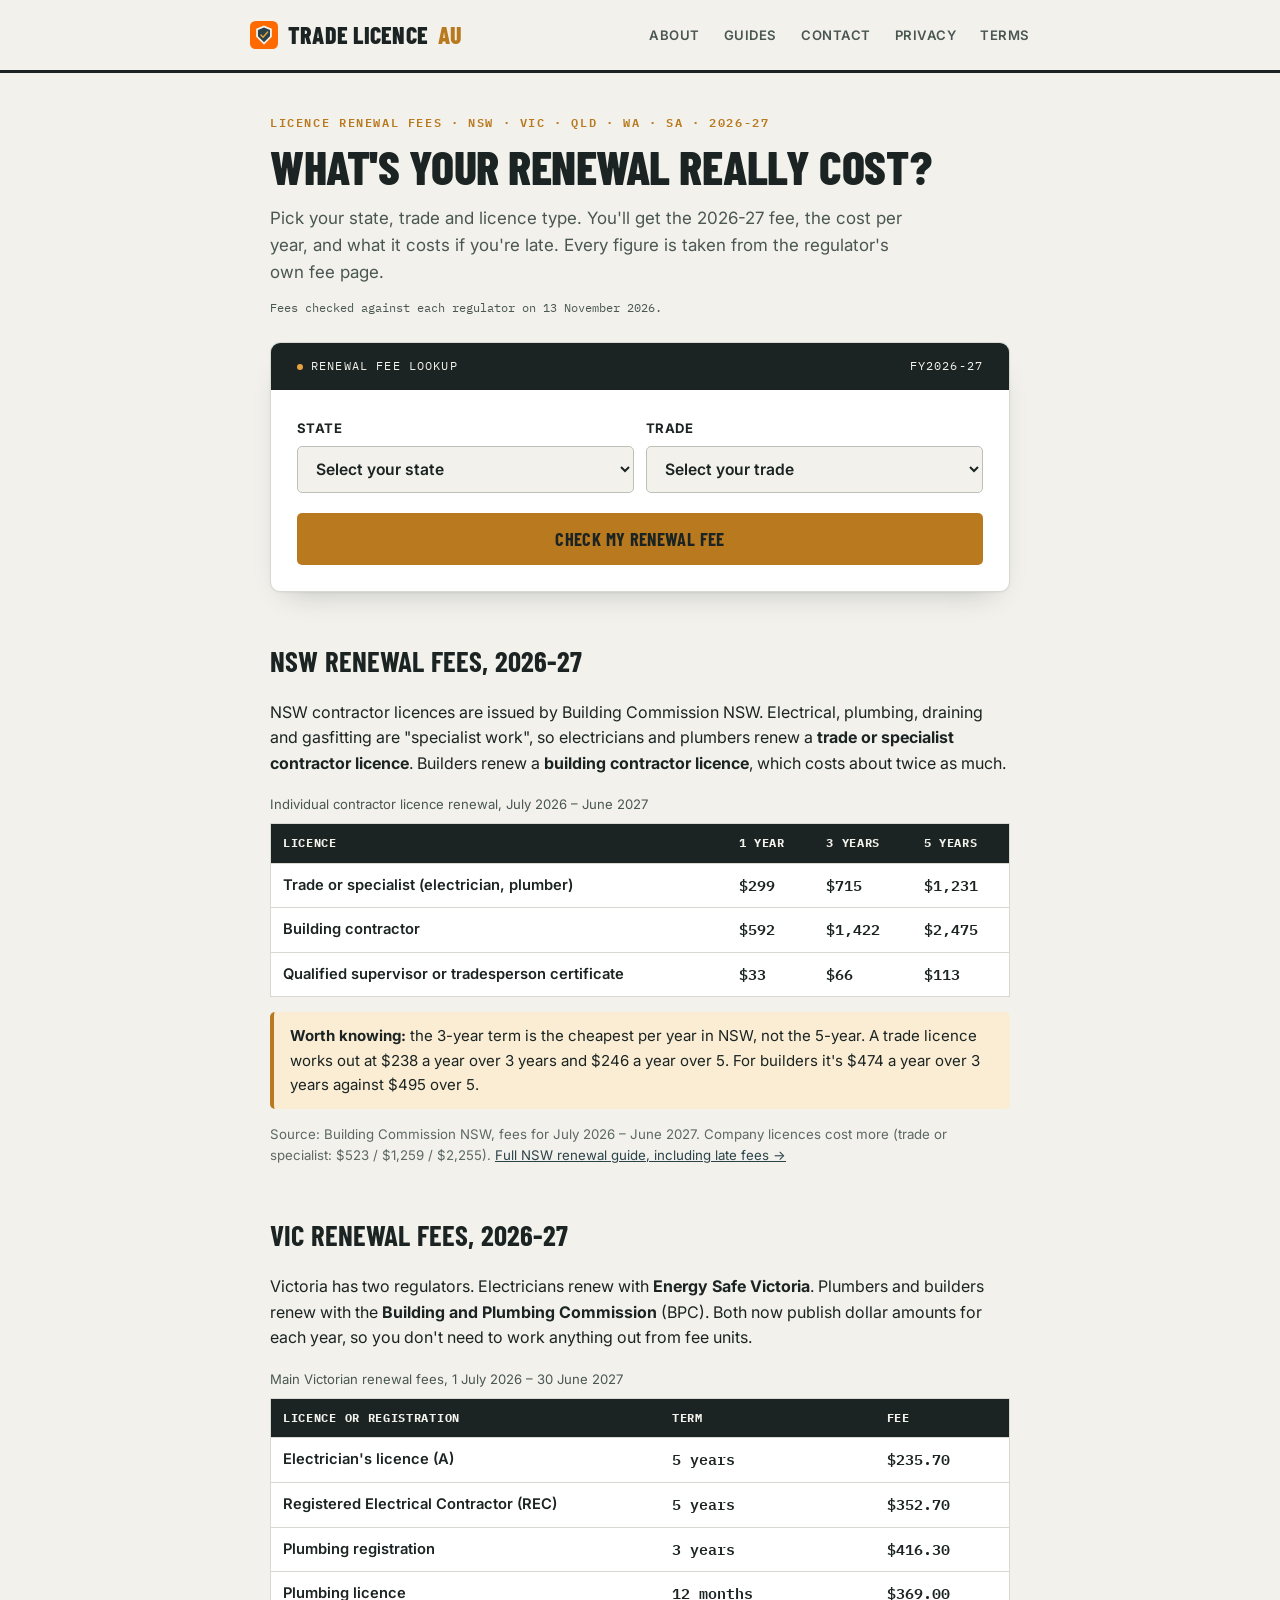
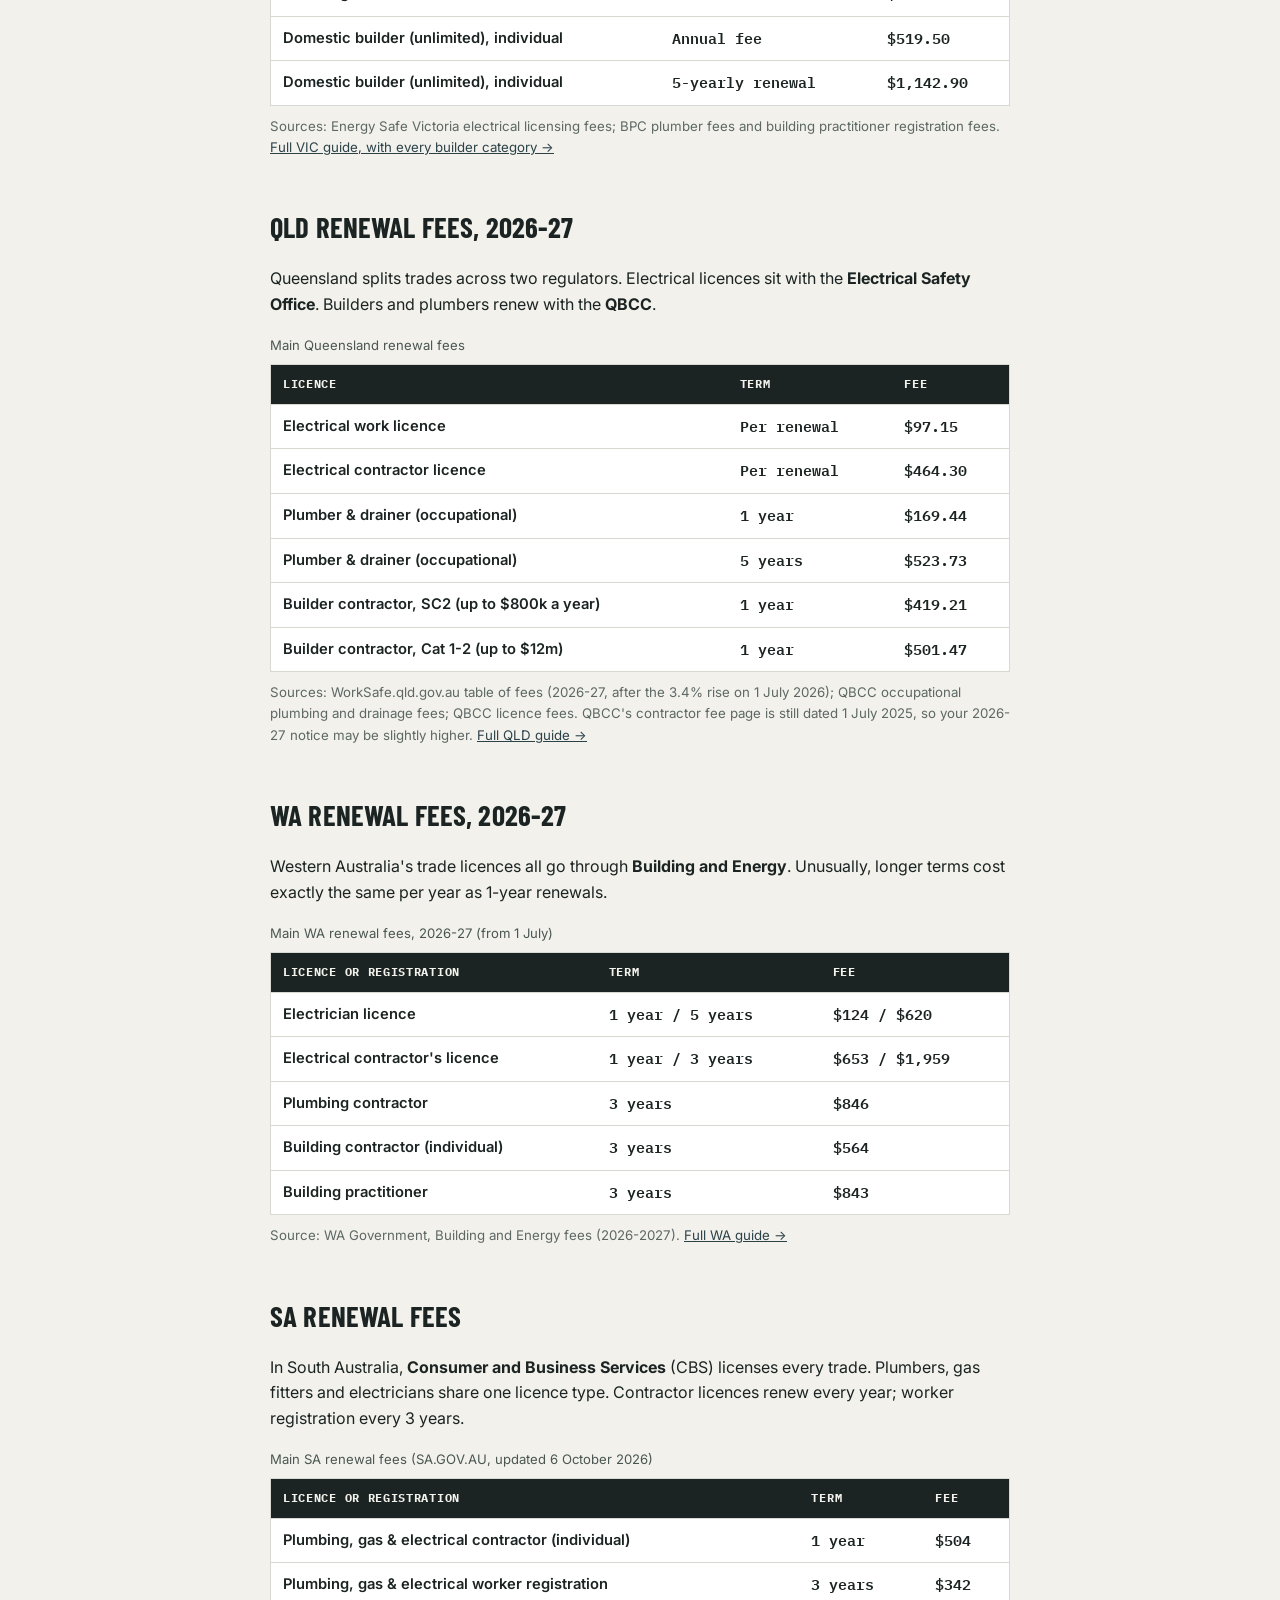
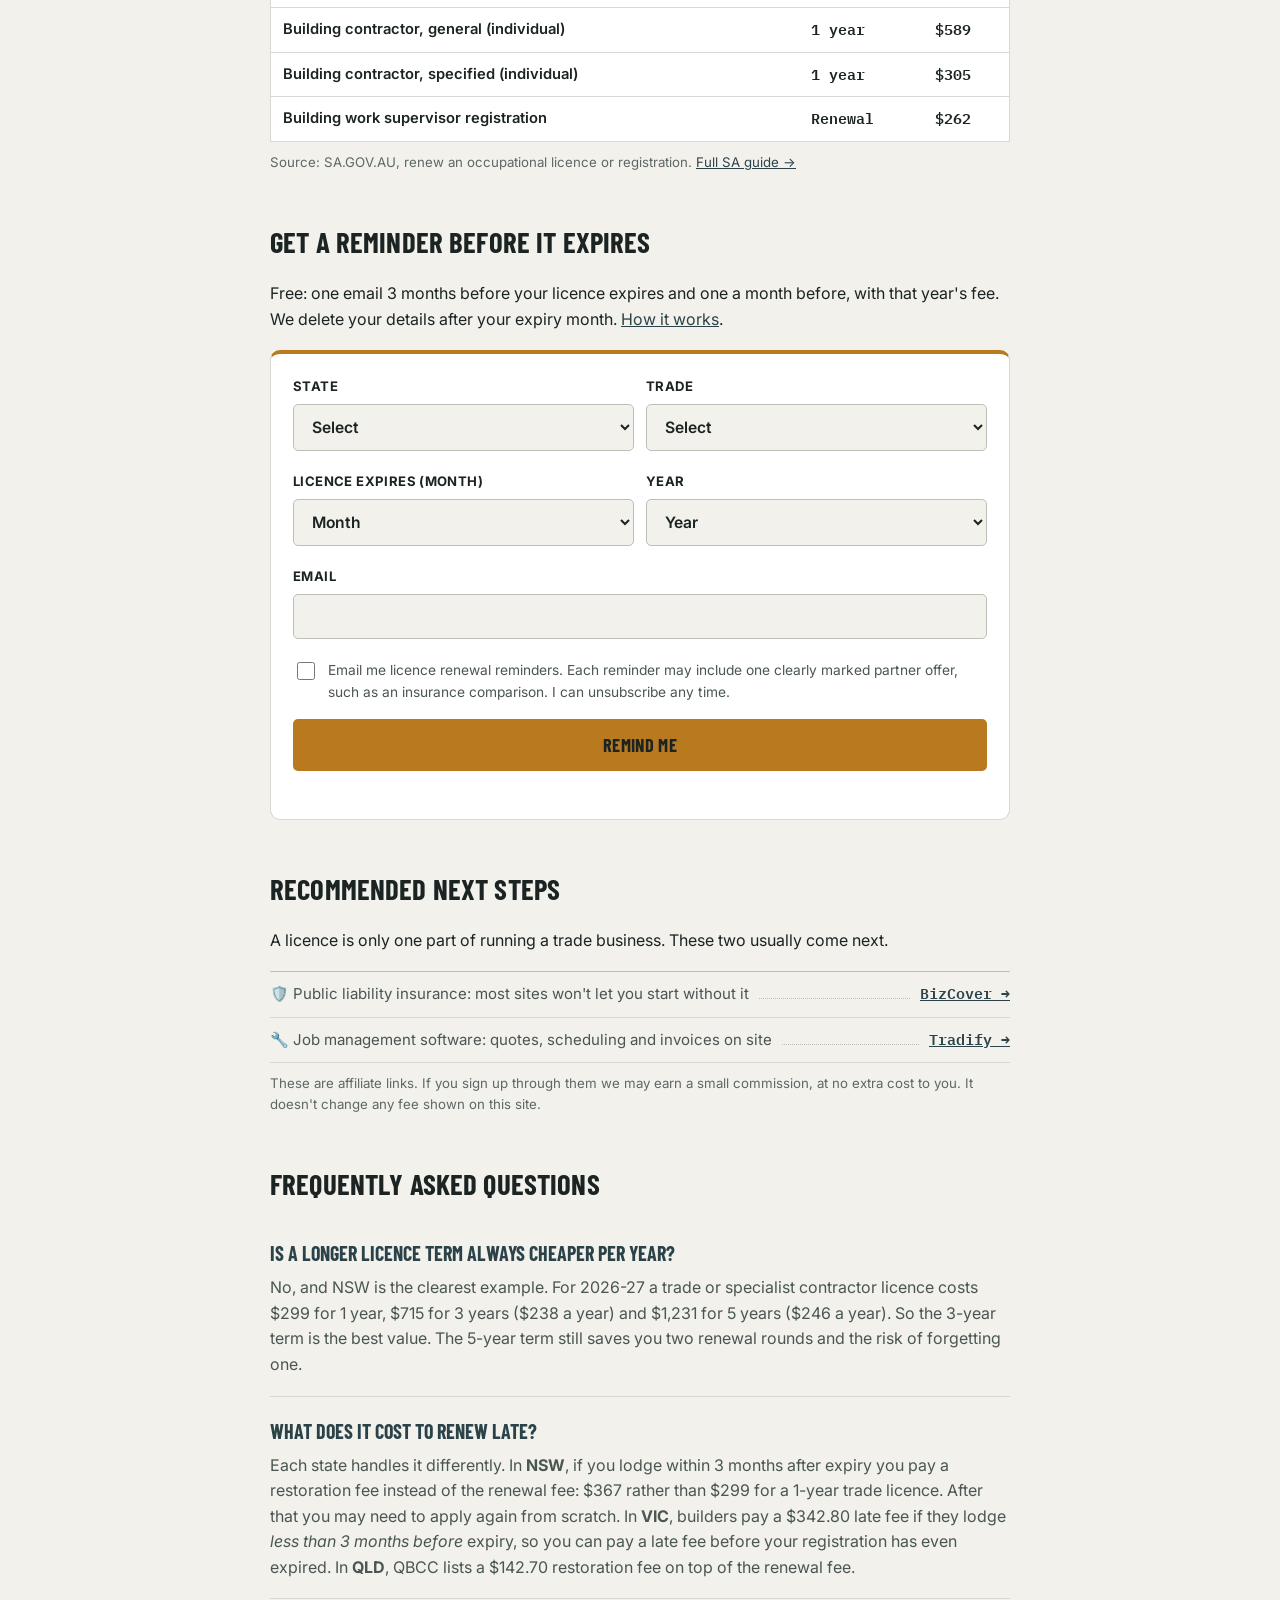
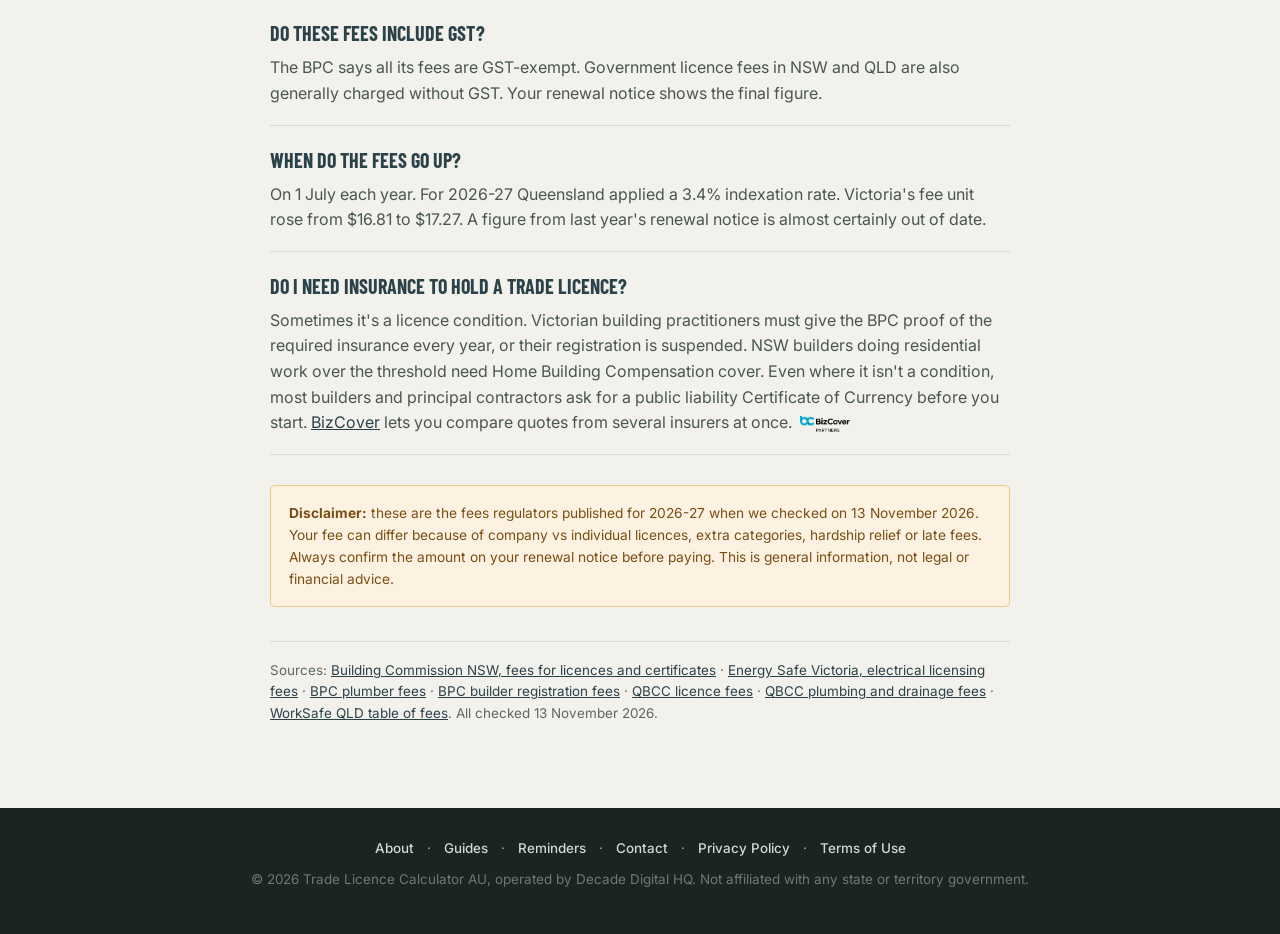
<file: index.html>
<!DOCTYPE html>
<html lang="en-AU">
<head>
<script async src="https://pagead2.googlesyndication.com/pagead/js/adsbygoogle.js?client=ca-pub-4109746144407141" crossorigin="anonymous"></script>
<meta charset="UTF-8">
<meta name="viewport" content="width=device-width, initial-scale=1.0">
<title>Trade Licence Renewal Fees 2026-27: NSW, VIC, QLD, WA &amp; SA Calculator</title>
<meta name="description" content="2026-27 renewal fees for electrician, plumber and builder licences in NSW, VIC, QLD, WA and SA, checked against each regulator. Compare terms, late fees and cost per year.">
<link rel="preconnect" href="https://fonts.googleapis.com">
<link rel="preconnect" href="https://fonts.gstatic.com" crossorigin>
<link rel="icon" href="favicon.ico" sizes="any">
<link rel="icon" href="favicon-32x32.png" type="image/png" sizes="32x32">
<link rel="icon" href="favicon-16x16.png" type="image/png" sizes="16x16">
<link rel="apple-touch-icon" href="apple-touch-icon.png">
<link rel="canonical" href="https://tradelicencecalculator.com.au/">
<link rel="stylesheet" href="styles.css">
<script src="/analytics.js" defer></script>
<script src="/remind.js" defer></script>

<meta property="og:type" content="website">
<meta property="og:title" content="Trade Licence Renewal Fees 2026-27: NSW, VIC, QLD, WA &amp; SA">
<meta property="og:description" content="What your electrician, plumber or builder licence renewal costs this financial year, checked against each state regulator.">
<meta property="og:url" content="https://tradelicencecalculator.com.au/">
<meta property="og:site_name" content="Trade Licence Calculator AU">
<meta property="og:image" content="https://tradelicencecalculator.com.au/og-image.png">
<meta property="og:image:width" content="1200">
<meta property="og:image:height" content="630">
<meta name="twitter:card" content="summary_large_image">
<meta name="twitter:image" content="https://tradelicencecalculator.com.au/og-image.png">

<script type="application/ld+json">
{
  "@context": "https://schema.org",
  "@type": "WebApplication",
  "name": "Trade Licence Renewal Fee Calculator",
  "url": "https://tradelicencecalculator.com.au/",
  "applicationCategory": "BusinessApplication",
  "operatingSystem": "Any (Web-based)",
  "description": "Free 2026-27 renewal fee calculator for electrician, plumber and builder licences in NSW, VIC, QLD, WA and SA.",
  "dateModified": "2026-11-13",
  "offers": { "@type": "Offer", "price": "0", "priceCurrency": "AUD" }
}
</script>
<script type="application/ld+json">
{
  "@context": "https://schema.org",
  "@type": "FAQPage",
  "mainEntity": [
    {
      "@type": "Question",
      "name": "Is a longer licence term always cheaper per year?",
      "acceptedAnswer": { "@type": "Answer", "text": "No. In NSW for 2026-27 the 3-year term is the cheapest per year for individual contractor licences. A trade or specialist licence costs $299 for 1 year, $715 for 3 years ($238 a year) and $1,231 for 5 years ($246 a year)." }
    },
    {
      "@type": "Question",
      "name": "What does it cost to renew late?",
      "acceptedAnswer": { "@type": "Answer", "text": "It depends on the state. NSW charges a restoration fee instead of the renewal fee if you lodge within 3 months after expiry ($367 instead of $299 for a 1-year trade or specialist licence). VIC builders pay a $342.80 late fee if they lodge less than 3 months before expiry. QBCC lists a $142.70 restoration fee on top of the renewal fee." }
    },
    {
      "@type": "Question",
      "name": "Do these fees include GST?",
      "acceptedAnswer": { "@type": "Answer", "text": "The Building and Plumbing Commission (VIC) states its fees are GST-exempt. Government licence fees in NSW and QLD are also generally charged without GST. Your renewal notice shows the final amount." }
    },
    {
      "@type": "Question",
      "name": "When do the fees go up?",
      "acceptedAnswer": { "@type": "Answer", "text": "On 1 July each year. For 2026-27 Queensland applied a 3.4% indexation rate and Victoria set its fee unit at $17.27, up from $16.81." }
    },
    {
      "@type": "Question",
      "name": "Do I need insurance to hold a trade licence?",
      "acceptedAnswer": { "@type": "Answer", "text": "Victorian building practitioners must show proof of required insurance every year to keep their registration. NSW builders doing residential work over the threshold need Home Building Compensation cover. Even where it is not a licence condition, most builders and principal contractors want a public liability Certificate of Currency before you start." }
    }
  ]
}
</script>
</head>
<body>

<header>
  <div class="inner">
    <a href="/" class="logo">
      <svg width="28" height="28" viewBox="0 0 512 512" aria-hidden="true">
        <rect width="512" height="512" rx="100" fill="#ff6a00"/>
        <polygon points="256,80 400,140 400,290 256,432 112,290 112,140" fill="#f2f1ec"/>
        <polygon points="256,120 366,166 366,280 256,388 146,280 146,166" fill="#2c4249"/>
        <path d="M200 258 L238 296 L322 202" stroke="#e8a33d" stroke-width="26" fill="none" stroke-linecap="round" stroke-linejoin="round"/>
      </svg>
      Trade Licence <span style="color:var(--amber-deep)">AU</span>
    </a>
    <nav>
      <a href="/about">About</a>
      <a href="/guides">Guides</a>
      <a href="/contact">Contact</a>
      <a href="/privacy">Privacy</a>
      <a href="/terms">Terms</a>
    </nav>
  </div>
</header>

<main>
  <div class="eyebrow">Licence Renewal Fees · NSW · VIC · QLD · WA · SA · 2026-27</div>
  <h1>What's your renewal really cost?</h1>
  <p class="subtitle">Pick your state, trade and licence type. You'll get the 2026-27 fee, the cost per year, and what it costs if you're late. Every figure is taken from the regulator's own fee page.</p>
  <p class="updated">Fees checked against each regulator on 13 November 2026.</p>

  <div class="calculator">
    <div class="card-head"><span><span class="dot"></span>Renewal Fee Lookup</span><span>FY2026-27</span></div>
    <div class="card-body">

      <div class="field-row">
        <div class="field">
          <label for="state">State</label>
          <select id="state">
            <option value="">Select your state</option>
            <option value="NSW">New South Wales</option>
            <option value="VIC">Victoria</option>
            <option value="QLD">Queensland</option>
            <option value="WA">Western Australia</option>
            <option value="SA">South Australia</option>
          </select>
        </div>
        <div class="field">
          <label for="trade">Trade</label>
          <select id="trade">
            <option value="">Select your trade</option>
            <option value="electrician">Electrician</option>
            <option value="plumber">Plumber</option>
            <option value="builder">Builder</option>
          </select>
        </div>
      </div>

      <div class="field" id="optionField" hidden>
        <label for="option">Licence or registration</label>
        <select id="option"></select>
      </div>

      <div class="field" id="termField" hidden>
        <label for="term">Renewal term</label>
        <select id="term"></select>
        <div class="hint">Only the terms your regulator offers for this licence are listed.</div>
      </div>

      <button class="calc-btn" id="calcBtn" type="button">Check My Renewal Fee</button>

      <div class="result-divider" id="resultDivider"><div class="hazard-stripe"></div></div>
      <div class="result" id="resultBox" aria-live="polite">
        <div id="resultContent"></div>
      </div>
    </div>
  </div>

  <h2>NSW renewal fees, 2026-27</h2>
  <p>NSW contractor licences are issued by Building Commission NSW. Electrical, plumbing, draining and gasfitting are "specialist work", so electricians and plumbers renew a <strong>trade or specialist contractor licence</strong>. Builders renew a <strong>building contractor licence</strong>, which costs about twice as much.</p>
  <div class="table-wrap">
    <table class="fee-table">
      <caption>Individual contractor licence renewal, July 2026 – June 2027</caption>
      <thead><tr><th scope="col">Licence</th><th scope="col">1 year</th><th scope="col">3 years</th><th scope="col">5 years</th></tr></thead>
      <tbody>
        <tr><th scope="row">Trade or specialist (electrician, plumber)</th><td>$299</td><td>$715</td><td>$1,231</td></tr>
        <tr><th scope="row">Building contractor</th><td>$592</td><td>$1,422</td><td>$2,475</td></tr>
        <tr><th scope="row">Qualified supervisor or tradesperson certificate</th><td>$33</td><td>$66</td><td>$113</td></tr>
      </tbody>
    </table>
  </div>
  <p class="tip"><strong>Worth knowing:</strong> the 3-year term is the cheapest per year in NSW, not the 5-year. A trade licence works out at $238 a year over 3 years and $246 a year over 5. For builders it's $474 a year over 3 years against $495 over 5.</p>
  <p class="ledger-note">Source: Building Commission NSW, fees for July 2026 – June 2027. Company licences cost more (trade or specialist: $523 / $1,259 / $2,255). <a href="/nsw-licence-renewal-guide">Full NSW renewal guide, including late fees &rarr;</a></p>

  <h2>VIC renewal fees, 2026-27</h2>
  <p>Victoria has two regulators. Electricians renew with <strong>Energy Safe Victoria</strong>. Plumbers and builders renew with the <strong>Building and Plumbing Commission</strong> (BPC). Both now publish dollar amounts for each year, so you don't need to work anything out from fee units.</p>
  <div class="table-wrap">
    <table class="fee-table">
      <caption>Main Victorian renewal fees, 1 July 2026 – 30 June 2027</caption>
      <thead><tr><th scope="col">Licence or registration</th><th scope="col">Term</th><th scope="col">Fee</th></tr></thead>
      <tbody>
        <tr><th scope="row">Electrician's licence (A)</th><td>5 years</td><td>$235.70</td></tr>
        <tr><th scope="row">Registered Electrical Contractor (REC)</th><td>5 years</td><td>$352.70</td></tr>
        <tr><th scope="row">Plumbing registration</th><td>3 years</td><td>$416.30</td></tr>
        <tr><th scope="row">Plumbing licence</th><td>12 months</td><td>$369.00</td></tr>
        <tr><th scope="row">Domestic builder (unlimited), individual</th><td>Annual fee</td><td>$519.50</td></tr>
        <tr><th scope="row">Domestic builder (unlimited), individual</th><td>5-yearly renewal</td><td>$1,142.90</td></tr>
      </tbody>
    </table>
  </div>
  <p class="ledger-note">Sources: Energy Safe Victoria electrical licensing fees; BPC plumber fees and building practitioner registration fees. <a href="/vic-licence-renewal-guide">Full VIC guide, with every builder category &rarr;</a></p>

  <h2>QLD renewal fees, 2026-27</h2>
  <p>Queensland splits trades across two regulators. Electrical licences sit with the <strong>Electrical Safety Office</strong>. Builders and plumbers renew with the <strong>QBCC</strong>.</p>
  <div class="table-wrap">
    <table class="fee-table">
      <caption>Main Queensland renewal fees</caption>
      <thead><tr><th scope="col">Licence</th><th scope="col">Term</th><th scope="col">Fee</th></tr></thead>
      <tbody>
        <tr><th scope="row">Electrical work licence</th><td>Per renewal</td><td>$97.15</td></tr>
        <tr><th scope="row">Electrical contractor licence</th><td>Per renewal</td><td>$464.30</td></tr>
        <tr><th scope="row">Plumber &amp; drainer (occupational)</th><td>1 year</td><td>$169.44</td></tr>
        <tr><th scope="row">Plumber &amp; drainer (occupational)</th><td>5 years</td><td>$523.73</td></tr>
        <tr><th scope="row">Builder contractor, SC2 (up to $800k a year)</th><td>1 year</td><td>$419.21</td></tr>
        <tr><th scope="row">Builder contractor, Cat 1-2 (up to $12m)</th><td>1 year</td><td>$501.47</td></tr>
      </tbody>
    </table>
  </div>
  <p class="ledger-note">Sources: WorkSafe.qld.gov.au table of fees (2026-27, after the 3.4% rise on 1 July 2026); QBCC occupational plumbing and drainage fees; QBCC licence fees. QBCC's contractor fee page is still dated 1 July 2025, so your 2026-27 notice may be slightly higher. <a href="/qld-licence-renewal-guide">Full QLD guide &rarr;</a></p>

  <h2>WA renewal fees, 2026-27</h2>
  <p>Western Australia's trade licences all go through <strong>Building and Energy</strong>. Unusually, longer terms cost exactly the same per year as 1-year renewals.</p>
  <div class="table-wrap">
    <table class="fee-table">
      <caption>Main WA renewal fees, 2026-27 (from 1 July)</caption>
      <thead><tr><th scope="col">Licence or registration</th><th scope="col">Term</th><th scope="col">Fee</th></tr></thead>
      <tbody>
        <tr><th scope="row">Electrician licence</th><td>1 year / 5 years</td><td>$124 / $620</td></tr>
        <tr><th scope="row">Electrical contractor's licence</th><td>1 year / 3 years</td><td>$653 / $1,959</td></tr>
        <tr><th scope="row">Plumbing contractor</th><td>3 years</td><td>$846</td></tr>
        <tr><th scope="row">Building contractor (individual)</th><td>3 years</td><td>$564</td></tr>
        <tr><th scope="row">Building practitioner</th><td>3 years</td><td>$843</td></tr>
      </tbody>
    </table>
  </div>
  <p class="ledger-note">Source: WA Government, Building and Energy fees (2026-2027). <a href="/wa-licence-renewal-guide">Full WA guide &rarr;</a></p>

  <h2>SA renewal fees</h2>
  <p>In South Australia, <strong>Consumer and Business Services</strong> (CBS) licenses every trade. Plumbers, gas fitters and electricians share one licence type. Contractor licences renew every year; worker registration every 3 years.</p>
  <div class="table-wrap">
    <table class="fee-table">
      <caption>Main SA renewal fees (SA.GOV.AU, updated 6 October 2026)</caption>
      <thead><tr><th scope="col">Licence or registration</th><th scope="col">Term</th><th scope="col">Fee</th></tr></thead>
      <tbody>
        <tr><th scope="row">Plumbing, gas &amp; electrical contractor (individual)</th><td>1 year</td><td>$504</td></tr>
        <tr><th scope="row">Plumbing, gas &amp; electrical worker registration</th><td>3 years</td><td>$342</td></tr>
        <tr><th scope="row">Building contractor, general (individual)</th><td>1 year</td><td>$589</td></tr>
        <tr><th scope="row">Building contractor, specified (individual)</th><td>1 year</td><td>$305</td></tr>
        <tr><th scope="row">Building work supervisor registration</th><td>Renewal</td><td>$262</td></tr>
      </tbody>
    </table>
  </div>
  <p class="ledger-note">Source: SA.GOV.AU, renew an occupational licence or registration. <a href="/sa-licence-renewal-guide">Full SA guide &rarr;</a></p>

  <h2>Get a reminder before it expires</h2>
  <p>Free: one email 3 months before your licence expires and one a month before, with that year's fee. We delete your details after your expiry month. <a href="/reminders">How it works</a>.</p>
  <form class="remind-form" action="/api/remind" method="post" novalidate>
    <div class="field-row">
      <div class="field">
        <label for="h-state">State</label>
        <select id="h-state" name="state" required>
          <option value="">Select</option>
          <option value="NSW">New South Wales</option>
          <option value="VIC">Victoria</option>
          <option value="QLD">Queensland</option>
          <option value="WA">Western Australia</option>
          <option value="SA">South Australia</option>
        </select>
      </div>
      <div class="field">
        <label for="h-trade">Trade</label>
        <select id="h-trade" name="trade" required>
          <option value="">Select</option>
          <option value="electrician">Electrician</option>
          <option value="plumber">Plumber</option>
          <option value="builder">Builder</option>
        </select>
      </div>
    </div>
    <div class="field-row">
      <div class="field">
        <label for="h-month">Licence expires (month)</label>
        <select id="h-month" required>
          <option value="">Month</option>
          <option value="01">January</option><option value="02">February</option><option value="03">March</option>
          <option value="04">April</option><option value="05">May</option><option value="06">June</option>
          <option value="07">July</option><option value="08">August</option><option value="09">September</option>
          <option value="10">October</option><option value="11">November</option><option value="12">December</option>
        </select>
      </div>
      <div class="field">
        <label for="h-year">Year</label>
        <select id="h-year" required>
          <option value="">Year</option>
        </select>
      </div>
    </div>
    <input type="hidden" name="expiry" value="">
    <div class="field">
      <label for="h-email">Email</label>
      <input id="h-email" name="email" type="email" autocomplete="email" required>
    </div>
    <div class="hp" aria-hidden="true">
      <label for="h-fax">Leave this empty</label>
      <input id="h-fax" name="fax_number" type="text" tabindex="-1" autocomplete="off">
    </div>
    <label class="check">
      <input type="checkbox" name="consent" value="yes" required>
      <span>Email me licence renewal reminders. Each reminder may include one clearly marked partner offer, such as an insurance comparison. I can unsubscribe any time.</span>
    </label>
    <button class="calc-btn" type="submit">Remind me</button>
    <p class="form-msg" role="status" aria-live="polite"></p>
  </form>

  <h2>Recommended next steps</h2>
  <p>A licence is only one part of running a trade business. These two usually come next.</p>

  <div class="ledger">
    <div class="ledger-row">
      <span class="label">🛡️ Public liability insurance: most sites won't let you start without it</span>
      <span class="filler"></span>
      <span class="value"><a href="https://insure.bizcover.com.au/OccupationSelection?utm_source=DDHQ&utm_medium=Form&utm_campaign=DDHQ" target="_blank" rel="sponsored nofollow noopener">BizCover →</a></span>
    </div>
    <div class="ledger-row">
      <span class="label">🔧 Job management software: quotes, scheduling and invoices on site</span>
      <span class="filler"></span>
      <span class="value"><a href="https://www.tradifyhq.com/mates-rates?referralCode=S6Y2HK" target="_blank" rel="sponsored nofollow noopener">Tradify →</a></span>
    </div>
  </div>
  <p class="ledger-note">These are affiliate links. If you sign up through them we may earn a small commission, at no extra cost to you. It doesn't change any fee shown on this site.</p>

  <h2>Frequently asked questions</h2>

  <div class="faq-item">
    <h3>Is a longer licence term always cheaper per year?</h3>
    <p>No, and NSW is the clearest example. For 2026-27 a trade or specialist contractor licence costs $299 for 1 year, $715 for 3 years ($238 a year) and $1,231 for 5 years ($246 a year). So the 3-year term is the best value. The 5-year term still saves you two renewal rounds and the risk of forgetting one.</p>
  </div>

  <div class="faq-item">
    <h3>What does it cost to renew late?</h3>
    <p>Each state handles it differently. In <strong>NSW</strong>, if you lodge within 3 months after expiry you pay a restoration fee instead of the renewal fee: $367 rather than $299 for a 1-year trade licence. After that you may need to apply again from scratch. In <strong>VIC</strong>, builders pay a $342.80 late fee if they lodge <em>less than 3 months before</em> expiry, so you can pay a late fee before your registration has even expired. In <strong>QLD</strong>, QBCC lists a $142.70 restoration fee on top of the renewal fee.</p>
  </div>

  <div class="faq-item">
    <h3>Do these fees include GST?</h3>
    <p>The BPC says all its fees are GST-exempt. Government licence fees in NSW and QLD are also generally charged without GST. Your renewal notice shows the final figure.</p>
  </div>

  <div class="faq-item">
    <h3>When do the fees go up?</h3>
    <p>On 1 July each year. For 2026-27 Queensland applied a 3.4% indexation rate. Victoria's fee unit rose from $16.81 to $17.27. A figure from last year's renewal notice is almost certainly out of date.</p>
  </div>

  <div class="faq-item">
    <h3>Do I need insurance to hold a trade licence?</h3>
    <p>Sometimes it's a licence condition. Victorian building practitioners must give the BPC proof of the required insurance every year, or their registration is suspended. NSW builders doing residential work over the threshold need Home Building Compensation cover. Even where it isn't a condition, most builders and principal contractors ask for a public liability Certificate of Currency before you start. <a href="https://insure.bizcover.com.au/OccupationSelection?utm_source=DDHQ&utm_medium=Form&utm_campaign=DDHQ" target="_blank" rel="sponsored nofollow noopener">BizCover</a> lets you compare quotes from several insurers at once. <img src="bizcover-partners-badge.png" alt="BizCover Partners" width="70" height="16" style="height:16px; width:auto; vertical-align:middle; margin-left:4px;"></p>
  </div>

  <div class="disclaimer">
    <strong>Disclaimer:</strong> these are the fees regulators published for 2026-27 when we checked on 13 November 2026. Your fee can differ because of company vs individual licences, extra categories, hardship relief or late fees. Always confirm the amount on your renewal notice before paying. This is general information, not legal or financial advice.
  </div>

  <p class="source-note">Sources: <a href="https://www.nsw.gov.au/business-and-economy/licences-and-credentials/building-and-trade/fees-for-licences-and-certificates" target="_blank" rel="noopener">Building Commission NSW, fees for licences and certificates</a> · <a href="https://www.energysafe.vic.gov.au/licensing/electrical-licences/fees" target="_blank" rel="noopener">Energy Safe Victoria, electrical licensing fees</a> · <a href="https://www.bpc.vic.gov.au/plumbers/registration-and-licensing/plumber-fees" target="_blank" rel="noopener">BPC plumber fees</a> · <a href="https://www.bpc.vic.gov.au/builders/registration/registration-fees" target="_blank" rel="noopener">BPC builder registration fees</a> · <a href="https://www.qbcc.qld.gov.au/licences/apply-licence/licence-fees" target="_blank" rel="noopener">QBCC licence fees</a> · <a href="https://www.qbcc.qld.gov.au/licences/apply-licence/licence-fees/licence-fees-occupational-plumbing-drainage" target="_blank" rel="noopener">QBCC plumbing and drainage fees</a> · <a href="https://www.worksafe.qld.gov.au/licensing-and-registrations/table-of-fees" target="_blank" rel="noopener">WorkSafe QLD table of fees</a>. All checked 13 November 2026.</p>
</main>

<footer>
  <div>
    <a href="/about">About</a> ·
    <a href="/guides">Guides</a> ·
    <a href="/reminders">Reminders</a> ·
    <a href="/contact">Contact</a> ·
    <a href="/privacy">Privacy Policy</a> ·
    <a href="/terms">Terms of Use</a>
  </div>
  <p style="margin-top:10px;">© <span id="year"></span> Trade Licence Calculator AU, operated by Decade Digital HQ. Not affiliated with any state or territory government.</p>
</footer>

<script>
document.getElementById('year').textContent = new Date().getFullYear();

/* 2026-27 fee data. Every figure checked against the regulator's page on 13 Nov 2026.
   terms: {label: amount}. perYear: years in the term (for cost-per-year), null if not a fixed term.
   late: what happens if you renew late. */
var NSW_SRC = 'https://www.nsw.gov.au/business-and-economy/licences-and-credentials/building-and-trade/fees-for-licences-and-certificates';
var ESV_SRC = 'https://www.energysafe.vic.gov.au/licensing/electrical-licences/fees';
var BPC_PL = 'https://www.bpc.vic.gov.au/plumbers/registration-and-licensing/plumber-fees';
var BPC_BU = 'https://www.bpc.vic.gov.au/builders/registration/registration-fees';
var QBCC_SRC = 'https://www.qbcc.qld.gov.au/licences/apply-licence/licence-fees';
var QBCC_PL = 'https://www.qbcc.qld.gov.au/licences/apply-licence/licence-fees/licence-fees-occupational-plumbing-drainage';
var ESO_SRC = 'https://www.worksafe.qld.gov.au/licensing-and-registrations/table-of-fees';
var WA_SRC = 'https://www.wa.gov.au/government/multi-step-guides/lgirs-licensing-and-registration-fees-and-charges/building-and-energy-fees';
var SA_SRC = 'https://www.sa.gov.au/topics/business-and-trade/licensing/building-and-trades/renew-your-licence';

var SA_PGE = [
  { name: 'Contractor licence, individual (plumbing, gas & electrical)', terms: [['1 year', 504, 1]], late: 'Contractor licences renew every 12 months. Contact CBS straight away if yours has lapsed.', src: SA_SRC, who: 'Consumer and Business Services (SA)' },
  { name: 'Worker registration, individual', terms: [['3 years', 342, 3]], late: 'Worker registration renews every 3 years.', src: SA_SRC, who: 'Consumer and Business Services (SA)' },
  { name: 'Contractor licence, company', terms: [['1 year', 737, 1]], late: 'Contractor licences renew every 12 months.', src: SA_SRC, who: 'Consumer and Business Services (SA)' }
];

var NSW_TRADE = [
  { name: 'Contractor licence (individual)', terms: [['1 year', 299, 1], ['3 years', 715, 3], ['5 years', 1231, 5]], late: 'Lodging within 3 months after expiry? You pay the restoration fee instead: $367 / $785 / $1,388.', src: NSW_SRC, who: 'Building Commission NSW' },
  { name: 'Contractor licence (company)', terms: [['1 year', 523, 1], ['3 years', 1259, 3], ['5 years', 2255, 5]], late: 'Late renewals are charged a restoration fee. Check the NSW fee page for company amounts.', src: NSW_SRC, who: 'Building Commission NSW' },
  { name: 'Qualified supervisor certificate', terms: [['1 year', 33, 1], ['3 years', 66, 3], ['5 years', 113, 5]], late: 'Renew before expiry. After 3 months a new application may be needed.', src: NSW_SRC, who: 'Building Commission NSW' },
  { name: 'Tradesperson certificate', terms: [['1 year', 33, 1], ['3 years', 66, 3], ['5 years', 113, 5]], late: 'Renew before expiry. After 3 months a new application may be needed.', src: NSW_SRC, who: 'Building Commission NSW' }
];

var FEES = {
  'NSW-electrician': NSW_TRADE,
  'NSW-plumber': NSW_TRADE,
  'NSW-builder': [
    { name: 'Building contractor licence (individual)', terms: [['1 year', 592, 1], ['3 years', 1422, 3], ['5 years', 2475, 5]], late: 'Lodging within 3 months after expiry? You pay the restoration fee instead: $661 / $1,492 / $2,658.', src: NSW_SRC, who: 'Building Commission NSW' },
    { name: 'Building contractor licence (company)', terms: [['1 year', 881, 1], ['3 years', 2116, 3], ['5 years', 3651, 5]], late: 'Late renewals are charged a restoration fee. Check the NSW fee page for company amounts.', src: NSW_SRC, who: 'Building Commission NSW' },
    { name: 'Building qualified supervisor certificate', terms: [['1 year', 33, 1], ['3 years', 66, 3], ['5 years', 113, 5]], late: 'Renew before expiry. After 3 months a new application may be needed.', src: NSW_SRC, who: 'Building Commission NSW' }
  ],
  'VIC-electrician': [
    { name: "Electrician's licence (A)", terms: [['5 years', 235.70, 5]], late: 'If your licence has expired, contact Energy Safe Victoria. A cancelled licence means re-applying at the full fee ($471.50).', src: ESV_SRC, who: 'Energy Safe Victoria' },
    { name: 'Registered Electrical Contractor (REC)', terms: [['5 years', 352.70, 5]], late: 'If your registration has expired, contact Energy Safe Victoria. Re-applying costs $734.30.', src: ESV_SRC, who: 'Energy Safe Victoria' },
    { name: "Both: Electrician's licence (A) + REC", terms: [['5 years', 588.40, 5]], late: 'Sole traders often hold both. They may be on different renewal dates.', src: ESV_SRC, who: 'Energy Safe Victoria' }
  ],
  'VIC-plumber': [
    { name: 'Plumbing registration', terms: [['3 years', 416.30, 3]], late: 'Late renewal or reinstatement fee: $91.30.', src: BPC_PL, who: 'Building and Plumbing Commission' },
    { name: 'Plumbing licence', terms: [['12 months', 369.00, 1]], late: 'Late renewal or reinstatement fee: $91.30.', src: BPC_PL, who: 'Building and Plumbing Commission' },
    { name: 'Provisional registration', terms: [['1 year', 138.60, 1]], late: 'Late renewal or reinstatement fee: $91.30.', src: BPC_PL, who: 'Building and Plumbing Commission' }
  ],
  'VIC-builder': [
    { name: 'Domestic builder (unlimited), individual', terms: [['Annual fee', 519.50, 1], ['5-yearly renewal', 1142.90, null]], late: 'Lodging less than 3 months before expiry adds a $342.80 late fee.', src: BPC_BU, who: 'Building and Plumbing Commission' },
    { name: 'Domestic builder (limited), individual', terms: [['Annual fee', 415.50, 1], ['5-yearly renewal', 914.30, null]], late: 'Lodging less than 3 months before expiry adds a $342.80 late fee.', src: BPC_BU, who: 'Building and Plumbing Commission' },
    { name: 'Commercial builder (unlimited), individual', terms: [['Annual fee', 415.50, 1], ['5-yearly renewal', 914.30, null]], late: 'Lodging less than 3 months before expiry adds a $342.80 late fee.', src: BPC_BU, who: 'Building and Plumbing Commission' },
    { name: 'Commercial builder (limited), individual', terms: [['Annual fee', 332.30, 1], ['5-yearly renewal', 731.50, null]], late: 'Lodging less than 3 months before expiry adds a $342.80 late fee.', src: BPC_BU, who: 'Building and Plumbing Commission' }
  ],
  'QLD-electrician': [
    { name: 'Electrical work licence', terms: [['Renewal', 97.15, null]], late: 'Renewing an expired licence, or reinstating one, is also $97.15.', src: ESO_SRC, who: 'Electrical Safety Office (WorkSafe QLD)' },
    { name: 'Electrical contractor licence', terms: [['Renewal', 464.30, null]], late: 'Reinstating an electrical contractor licence is also $464.30.', src: ESO_SRC, who: 'Electrical Safety Office (WorkSafe QLD)' }
  ],
  'QLD-plumber': [
    { name: 'Plumber & drainer, full occupational licence', terms: [['1 year', 169.44, 1], ['2 years', 257.99, 2], ['3 years', 346.53, 3], ['4 years', 435.13, 4], ['5 years', 523.73, 5]], late: 'Includes the $80.90 admin fee (charged once per financial year). Licence restoration is listed by QBCC at $142.70.', src: QBCC_PL, who: 'QBCC' },
    { name: 'Retiree or RTO employee', terms: [['1 year', 106.90, 1], ['5 years', 210.80, 5]], late: 'Includes the admin fee.', src: QBCC_PL, who: 'QBCC' }
  ],
  'QLD-builder': [
    { name: 'Contractor licence, SC2 (revenue up to $800k)', terms: [['1 year', 419.21, 1], ['3 years', 1068.99, 3]], late: 'QBCC lists a $142.70 restoration fee on top of the renewal fee. Its contractor fee page is dated 1 July 2025, so 2026-27 may be higher.', src: QBCC_SRC, who: 'QBCC' },
    { name: 'Contractor licence, Cat 1-2 (up to $12m)', terms: [['1 year', 501.47, 1], ['3 years', 1278.70, 3]], late: 'QBCC lists a $142.70 restoration fee on top of the renewal fee. Its contractor fee page is dated 1 July 2025, so 2026-27 may be higher.', src: QBCC_SRC, who: 'QBCC' },
    { name: 'Contractor licence, Cat 3-7 (over $12m)', terms: [['1 year', 754.35, 1], ['3 years', 1923.83, 3]], late: 'QBCC lists a $142.70 restoration fee on top of the renewal fee. Its contractor fee page is dated 1 July 2025, so 2026-27 may be higher.', src: QBCC_SRC, who: 'QBCC' }
  ],
  'WA-electrician': [
    { name: 'Electrician licence', terms: [['1 year', 124, 1], ['5 years', 620, 5]], late: 'An expired licence is restored at the new-application price: $218 (1 year) or $714 (5 years).', src: WA_SRC, who: 'Building and Energy (WA)' },
    { name: "Electrical contractor's licence", terms: [['1 year', 653, 1], ['3 years', 1959, 3]], late: 'An expired licence is restored at $823 (1 year) or $2,129 (3 years).', src: WA_SRC, who: 'Building and Energy (WA)' },
    { name: "Both: electrician + contractor's licence", terms: [['1 year', 777, 1]], late: 'Restoring both after they expire costs $1,041 for 1 year.', src: WA_SRC, who: 'Building and Energy (WA)' }
  ],
  'WA-plumber': [
    { name: 'Plumbing contractor', terms: [['3 years', 846, 3]], late: 'Renew before expiry. Check Building and Energy for the restoration process if it has lapsed.', src: WA_SRC, who: 'Building and Energy (WA)' },
    { name: 'Plumbing tradesperson', terms: [['3 years', 298, 3]], late: 'Renew before expiry. Check Building and Energy for the restoration process if it has lapsed.', src: WA_SRC, who: 'Building and Energy (WA)' },
    { name: 'Provisional tradesperson', terms: [['1 year', 97, 1]], late: 'Renew before expiry.', src: WA_SRC, who: 'Building and Energy (WA)' }
  ],
  'WA-builder': [
    { name: 'Building practitioner', terms: [['3 years', 843, 3]], late: 'A $65 late lodgement fee may apply.', src: WA_SRC, who: 'Building and Energy (WA)' },
    { name: 'Building contractor (individual)', terms: [['3 years', 564, 3]], late: 'A $65 late lodgement fee may apply.', src: WA_SRC, who: 'Building and Energy (WA)' },
    { name: 'Both: practitioner + individual contractor', terms: [['3 years', 1407, 3]], late: 'A $65 late lodgement fee may apply to each.', src: WA_SRC, who: 'Building and Energy (WA)' },
    { name: 'Building contractor (company)', terms: [['3 years', 3880, 3]], late: 'A $65 late lodgement fee may apply.', src: WA_SRC, who: 'Building and Energy (WA)' }
  ],
  'SA-electrician': SA_PGE,
  'SA-plumber': SA_PGE,
  'SA-builder': [
    { name: 'Individual contractor, general building work', terms: [['1 year', 589, 1]], late: 'Contractor licences renew every 12 months. Contact CBS straight away if yours has lapsed.', src: SA_SRC, who: 'Consumer and Business Services (SA)' },
    { name: 'Individual contractor, specified building work', terms: [['1 year', 305, 1]], late: 'Contractor licences renew every 12 months. Contact CBS straight away if yours has lapsed.', src: SA_SRC, who: 'Consumer and Business Services (SA)' },
    { name: 'Building work supervisor registration', terms: [['Renewal', 262, null]], late: 'Sole traders normally hold this as well as the contractor licence.', src: SA_SRC, who: 'Consumer and Business Services (SA)' },
    { name: 'Both: general building + supervisor', terms: [['1 year', 851, 1]], late: 'Contact CBS straight away if either has lapsed.', src: SA_SRC, who: 'Consumer and Business Services (SA)' },
    { name: 'Company, general building work', terms: [['1 year', 1300, 1]], late: 'Contractor licences renew every 12 months.', src: SA_SRC, who: 'Consumer and Business Services (SA)' }
  ]
};

var $ = function (id) { return document.getElementById(id); };
function money(n) { return '$' + n.toLocaleString('en-AU', { minimumFractionDigits: 2, maximumFractionDigits: 2 }); }
function esc(s) { return String(s).replace(/&/g, '&amp;').replace(/</g, '&lt;'); }

function currentOptions() {
  var s = $('state').value, t = $('trade').value;
  return (s && t) ? FEES[s + '-' + t] : null;
}

function fillTerms() {
  var opts = currentOptions();
  var o = opts ? opts[$('option').value] : null;
  $('term').innerHTML = '';
  if (!o) { $('termField').hidden = true; return; }
  o.terms.forEach(function (t, i) {
    var el = document.createElement('option');
    el.value = i; el.textContent = t[0];
    $('term').appendChild(el);
  });
  $('termField').hidden = o.terms.length < 2;
}

function fillOptions() {
  var opts = currentOptions();
  $('option').innerHTML = '';
  if (!opts) { $('optionField').hidden = true; $('termField').hidden = true; return; }
  opts.forEach(function (o, i) {
    var el = document.createElement('option');
    el.value = i; el.textContent = o.name;
    $('option').appendChild(el);
  });
  $('optionField').hidden = false;
  fillTerms();
}

function bestValue(o) {
  var fixed = o.terms.filter(function (t) { return t[2]; });
  if (fixed.length < 2) return '';
  var rates = fixed.map(function (t) { return Math.round(t[1] / t[2] * 100); });
  if (Math.max.apply(null, rates) === Math.min.apply(null, rates)) return 'Every term costs the same per year. A longer term just means fewer renewals.';
  var best = fixed.reduce(function (a, b) { return (a[1] / a[2]) <= (b[1] / b[2]) ? a : b; });
  return 'Best value per year: the ' + best[0].replace(/ years?$/, '-year') + ' term (' + money(best[1] / best[2]) + ' a year).';
}

function calculateFee() {
  var opts = currentOptions();
  $('resultDivider').className = 'result-divider show';
  $('resultBox').className = 'result show';
  if (!opts) {
    $('resultContent').innerHTML = '<div class="licence-card"><div class="lc-note">Select a state and trade above to see your renewal fee.</div></div>';
    return;
  }
  var o = opts[$('option').value] || opts[0];
  var t = o.terms[$('term').value] || o.terms[0];
  var perYear = t[2] ? '<div class="lc-meta">' + money(t[1] / t[2]) + ' a year</div>' : '';
  var tip = bestValue(o);
  $('resultContent').innerHTML =
    '<div class="licence-card">' +
      '<div class="lc-top">' +
        '<div><div class="lc-label">' + esc($('state').value) + ' · ' + esc($('trade').value.toUpperCase()) + ' · 2026-27</div><div class="lc-meta">' + esc(o.name) + '</div></div>' +
        '<div class="badge-hex">VALID</div>' +
      '</div>' +
      '<div class="lc-amount">' + money(t[1]) + '</div>' +
      '<div class="lc-meta">' + esc(t[0]) + '</div>' + perYear +
      (tip ? '<div class="lc-meta">' + esc(tip) + '</div>' : '') +
      '<div class="lc-note"><strong>If you\'re late:</strong> ' + esc(o.late) + '<br>Renew with: ' + esc(o.who) + '. <a href="' + o.src + '" target="_blank" rel="noopener">Check the official fee page →</a></div>' +
    '</div>';
  if (window.tlcTrack) window.tlcTrack('calculate', { state: $('state').value, trade: $('trade').value, option: o.name, term: t[0] });
}

$('state').addEventListener('change', fillOptions);
$('trade').addEventListener('change', fillOptions);
$('option').addEventListener('change', fillTerms);
$('calcBtn').addEventListener('click', calculateFee);

// Links like /?state=NSW&trade=electrician (used in reminder emails) open the calculator pre-filled.
(function () {
  var q = new URLSearchParams(location.search);
  var s = q.get('state'), t = q.get('trade');
  if (s && t && FEES[s + '-' + t]) {
    $('state').value = s; $('trade').value = t;
    fillOptions();
    calculateFee();
  }
})();
</script>

</body>
</html>
</file>
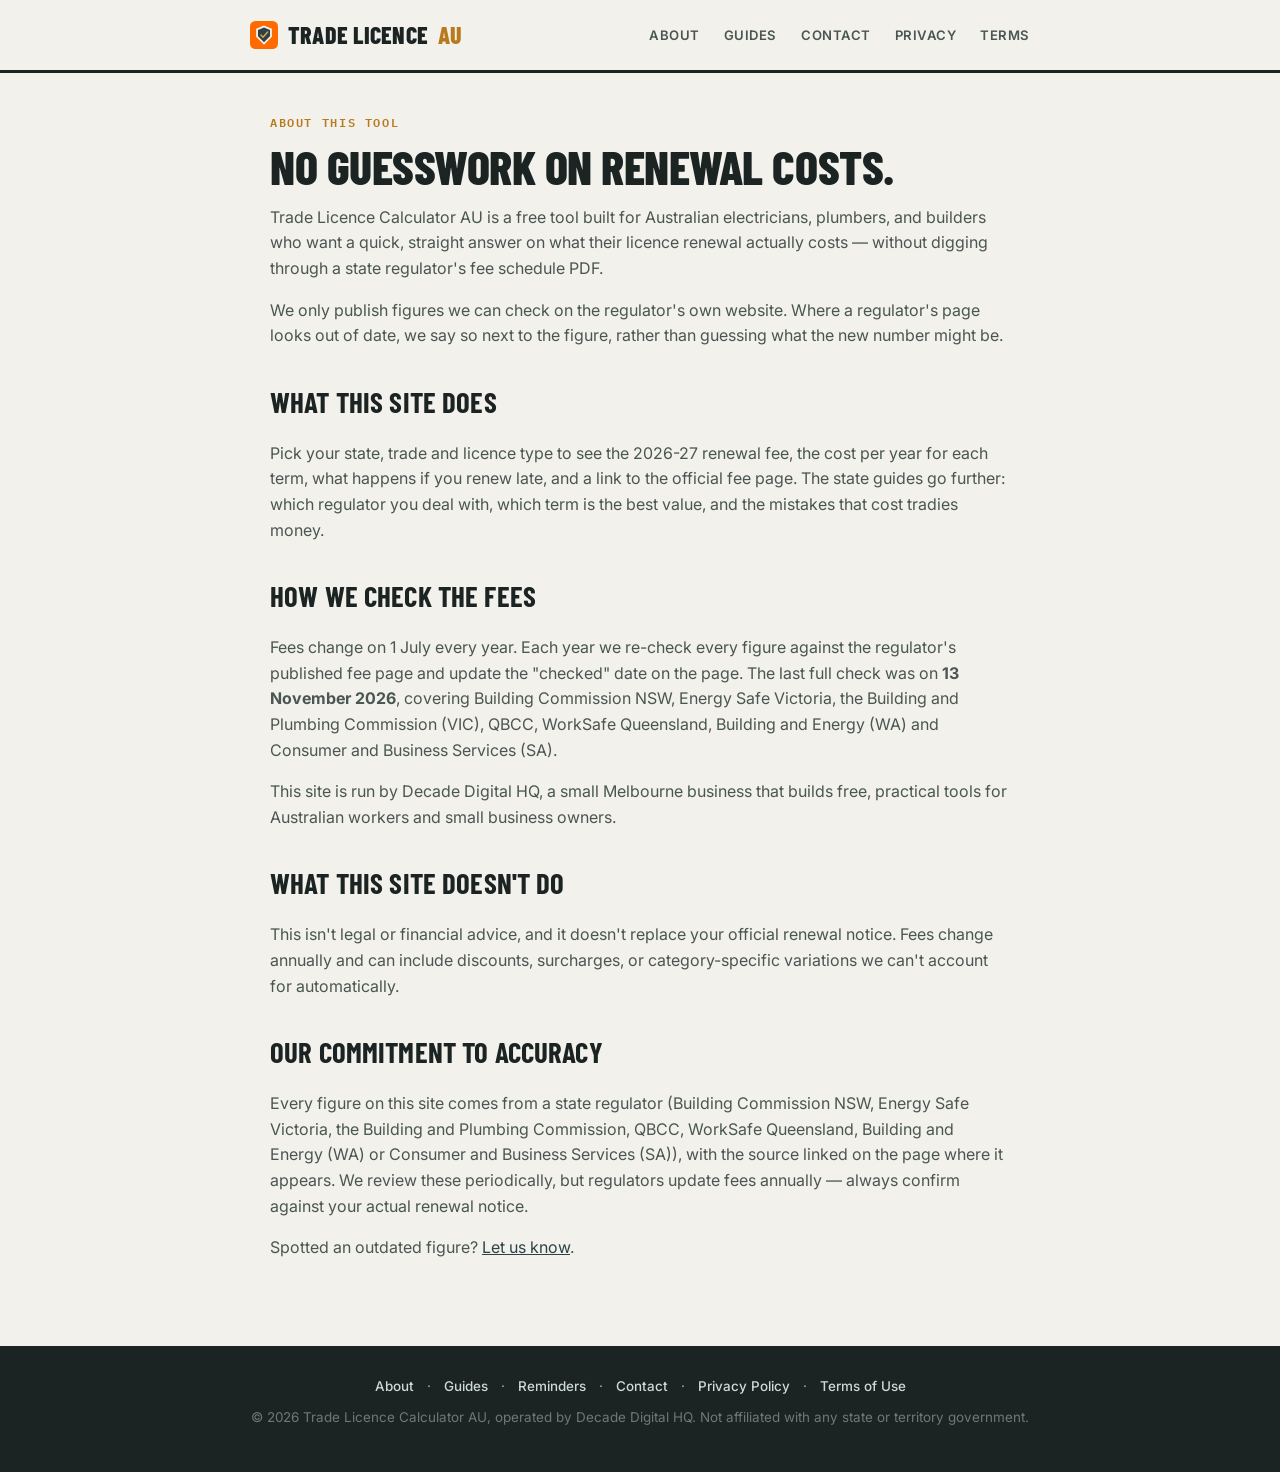
<file: about.html>
<!DOCTYPE html>
<html lang="en-AU">
<head>
<meta charset="UTF-8">
<meta name="viewport" content="width=device-width, initial-scale=1.0">
<title>About — Trade Licence Calculator AU</title>
<meta name="description" content="About Trade Licence Calculator AU — a free tool to help Australian tradies check their licence renewal fees.">
<link rel="preconnect" href="https://fonts.googleapis.com">
<link rel="preconnect" href="https://fonts.gstatic.com" crossorigin>
<link rel="icon" href="favicon.ico" sizes="any">
<link rel="icon" href="favicon-32x32.png" type="image/png" sizes="32x32">
<link rel="icon" href="favicon-16x16.png" type="image/png" sizes="16x16">
<link rel="apple-touch-icon" href="apple-touch-icon.png">
<link rel="canonical" href="https://tradelicencecalculator.com.au/about">
<link rel="stylesheet" href="styles.css">
<script src="/analytics.js" defer></script>
</head>
<body class="legal-page">

<header>
  <div class="inner">
    <a href="/" class="logo">
      <svg width="28" height="28" viewBox="0 0 512 512" aria-hidden="true">
        <rect width="512" height="512" rx="100" fill="#ff6a00"/>
        <polygon points="256,80 400,140 400,290 256,432 112,290 112,140" fill="#f2f1ec"/>
        <polygon points="256,120 366,166 366,280 256,388 146,280 146,166" fill="#2c4249"/>
        <path d="M200 258 L238 296 L322 202" stroke="#e8a33d" stroke-width="26" fill="none" stroke-linecap="round" stroke-linejoin="round"/>
      </svg>
      Trade Licence <span style="color:var(--amber-deep)">AU</span>
    </a>
    <nav>
      <a href="/about">About</a>
      <a href="/guides">Guides</a>
      <a href="/contact">Contact</a>
      <a href="/privacy">Privacy</a>
      <a href="/terms">Terms</a>
    </nav>
  </div>
</header>

<main>
  <div class="eyebrow">About this tool</div>
  <h1>No guesswork on renewal costs.</h1>

  <p>Trade Licence Calculator AU is a free tool built for Australian electricians, plumbers, and builders who want a quick, straight answer on what their licence renewal actually costs — without digging through a state regulator's fee schedule PDF.</p>

  <p>We only publish figures we can check on the regulator's own website. Where a regulator's page looks out of date, we say so next to the figure, rather than guessing what the new number might be.</p>

  <h2>What this site does</h2>
  <p>Pick your state, trade and licence type to see the 2026-27 renewal fee, the cost per year for each term, what happens if you renew late, and a link to the official fee page. The state guides go further: which regulator you deal with, which term is the best value, and the mistakes that cost tradies money.</p>

  <h2>How we check the fees</h2>
  <p>Fees change on 1 July every year. Each year we re-check every figure against the regulator's published fee page and update the "checked" date on the page. The last full check was on <strong>13 November 2026</strong>, covering Building Commission NSW, Energy Safe Victoria, the Building and Plumbing Commission (VIC), QBCC, WorkSafe Queensland, Building and Energy (WA) and Consumer and Business Services (SA).</p>
  <p>This site is run by Decade Digital HQ, a small Melbourne business that builds free, practical tools for Australian workers and small business owners.</p>

  <h2>What this site doesn't do</h2>
  <p>This isn't legal or financial advice, and it doesn't replace your official renewal notice. Fees change annually and can include discounts, surcharges, or category-specific variations we can't account for automatically.</p>

  <h2>Our commitment to accuracy</h2>
  <p>Every figure on this site comes from a state regulator (Building Commission NSW, Energy Safe Victoria, the Building and Plumbing Commission, QBCC, WorkSafe Queensland, Building and Energy (WA) or Consumer and Business Services (SA)), with the source linked on the page where it appears. We review these periodically, but regulators update fees annually — always confirm against your actual renewal notice.</p>

  <p>Spotted an outdated figure? <a href="/contact">Let us know</a>.</p>
</main>

<footer>
  <div>
    <a href="/about">About</a> ·
    <a href="/guides">Guides</a> ·
    <a href="/reminders">Reminders</a> ·
    <a href="/contact">Contact</a> ·
    <a href="/privacy">Privacy Policy</a> ·
    <a href="/terms">Terms of Use</a>
  </div>
  <p style="margin-top:10px;">© <span id="year"></span> Trade Licence Calculator AU, operated by Decade Digital HQ. Not affiliated with any state or territory government.</p>
</footer>
<script>document.getElementById('year').textContent = new Date().getFullYear();</script>
</body>
</html>
</file>
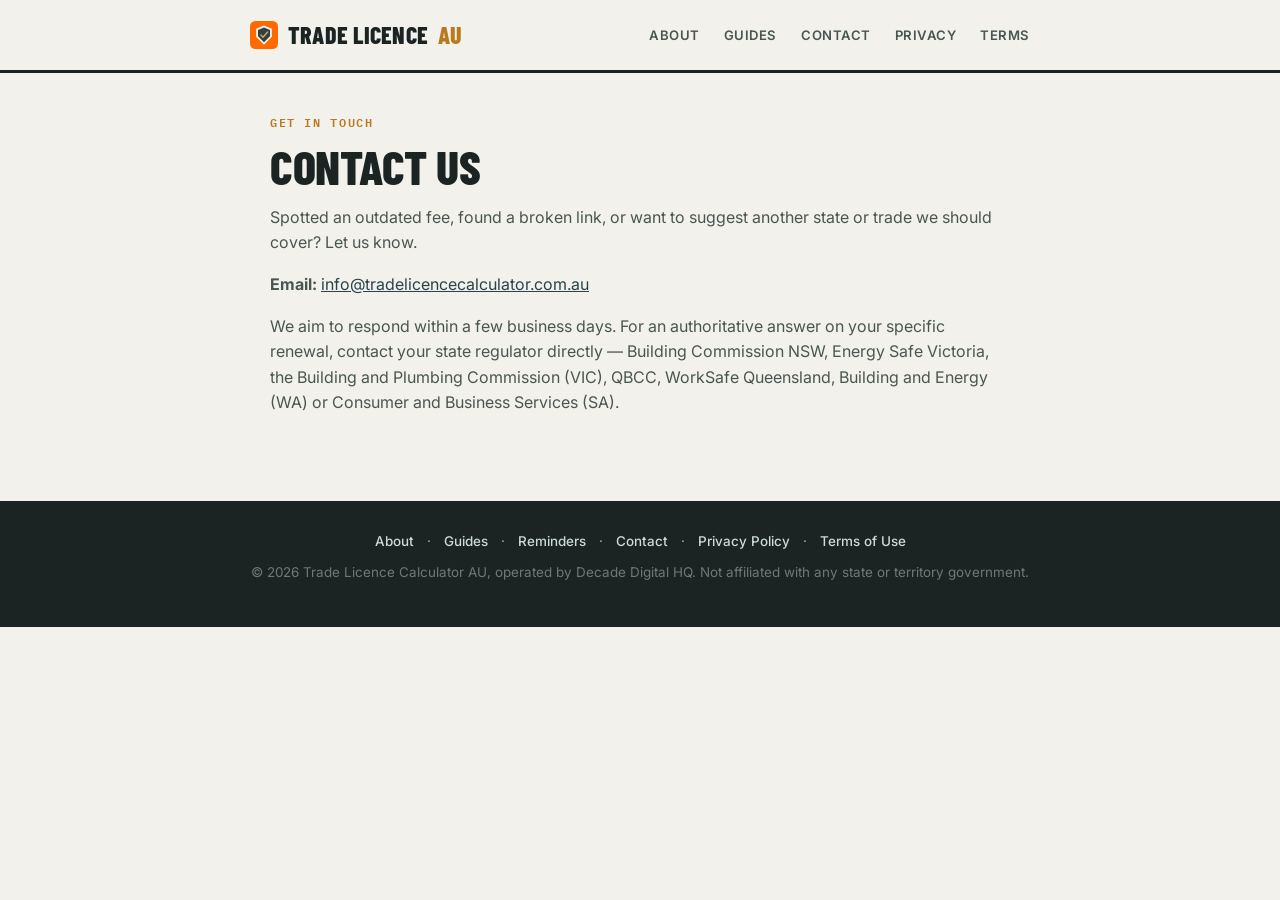
<file: contact.html>
<!DOCTYPE html>
<html lang="en-AU">
<head>
<meta charset="UTF-8">
<meta name="viewport" content="width=device-width, initial-scale=1.0">
<title>Contact — Trade Licence Calculator AU</title>
<meta name="description" content="Get in touch with Trade Licence Calculator AU.">
<link rel="preconnect" href="https://fonts.googleapis.com">
<link rel="preconnect" href="https://fonts.gstatic.com" crossorigin>
<link rel="icon" href="favicon.ico" sizes="any">
<link rel="icon" href="favicon-32x32.png" type="image/png" sizes="32x32">
<link rel="icon" href="favicon-16x16.png" type="image/png" sizes="16x16">
<link rel="apple-touch-icon" href="apple-touch-icon.png">
<link rel="canonical" href="https://tradelicencecalculator.com.au/contact">
<link rel="stylesheet" href="styles.css">
<script src="/analytics.js" defer></script>
</head>
<body class="legal-page">

<header>
  <div class="inner">
    <a href="/" class="logo">
      <svg width="28" height="28" viewBox="0 0 512 512" aria-hidden="true">
        <rect width="512" height="512" rx="100" fill="#ff6a00"/>
        <polygon points="256,80 400,140 400,290 256,432 112,290 112,140" fill="#f2f1ec"/>
        <polygon points="256,120 366,166 366,280 256,388 146,280 146,166" fill="#2c4249"/>
        <path d="M200 258 L238 296 L322 202" stroke="#e8a33d" stroke-width="26" fill="none" stroke-linecap="round" stroke-linejoin="round"/>
      </svg>
      Trade Licence <span style="color:var(--amber-deep)">AU</span>
    </a>
    <nav>
      <a href="/about">About</a>
      <a href="/guides">Guides</a>
      <a href="/contact">Contact</a>
      <a href="/privacy">Privacy</a>
      <a href="/terms">Terms</a>
    </nav>
  </div>
</header>

<main>
  <div class="eyebrow">Get in touch</div>
  <h1>Contact us</h1>

  <p>Spotted an outdated fee, found a broken link, or want to suggest another state or trade we should cover? Let us know.</p>

  <p><strong>Email:</strong> <a href="mailto:info@tradelicencecalculator.com.au">info@tradelicencecalculator.com.au</a></p>

  <p>We aim to respond within a few business days. For an authoritative answer on your specific renewal, contact your state regulator directly — Building Commission NSW, Energy Safe Victoria, the Building and Plumbing Commission (VIC), QBCC, WorkSafe Queensland, Building and Energy (WA) or Consumer and Business Services (SA).</p>
</main>

<footer>
  <div>
    <a href="/about">About</a> ·
    <a href="/guides">Guides</a> ·
    <a href="/reminders">Reminders</a> ·
    <a href="/contact">Contact</a> ·
    <a href="/privacy">Privacy Policy</a> ·
    <a href="/terms">Terms of Use</a>
  </div>
  <p style="margin-top:10px;">© <span id="year"></span> Trade Licence Calculator AU, operated by Decade Digital HQ. Not affiliated with any state or territory government.</p>
</footer>
<script>document.getElementById('year').textContent = new Date().getFullYear();</script>
</body>
</html>
</file>
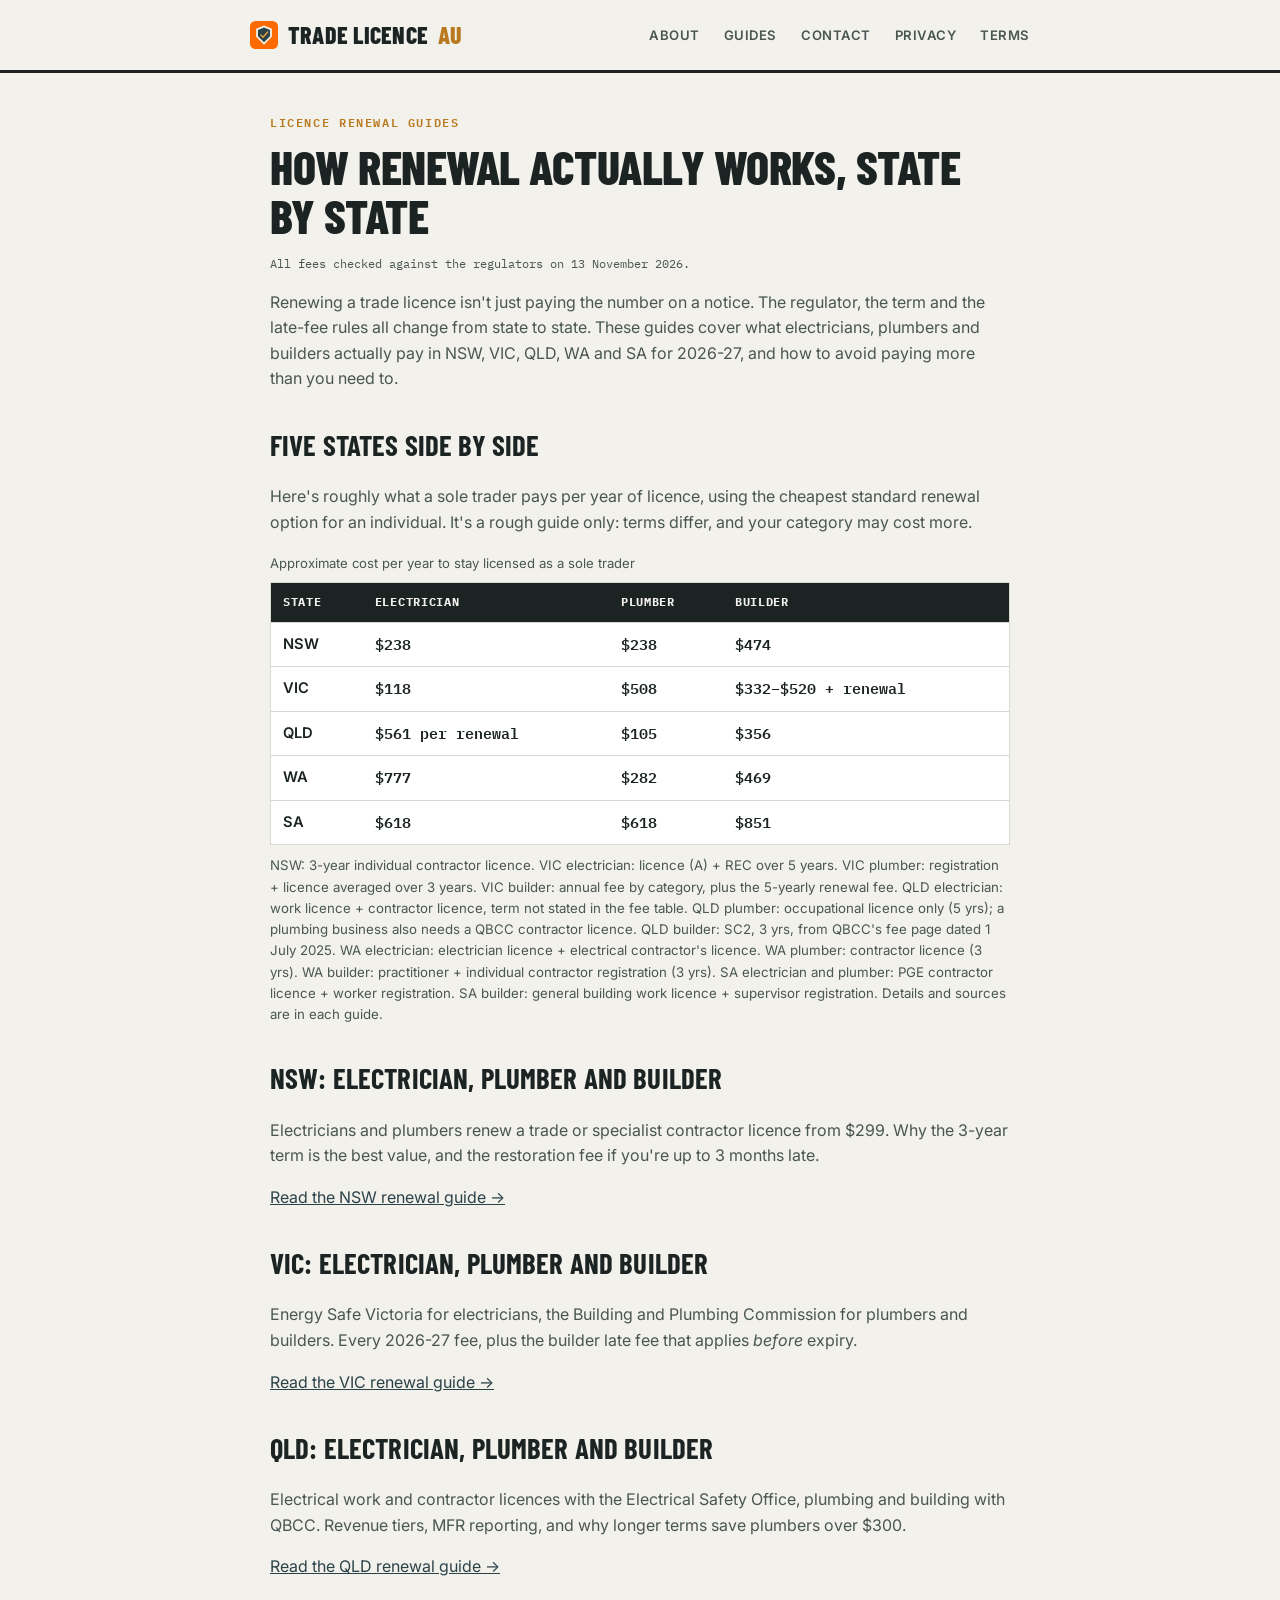
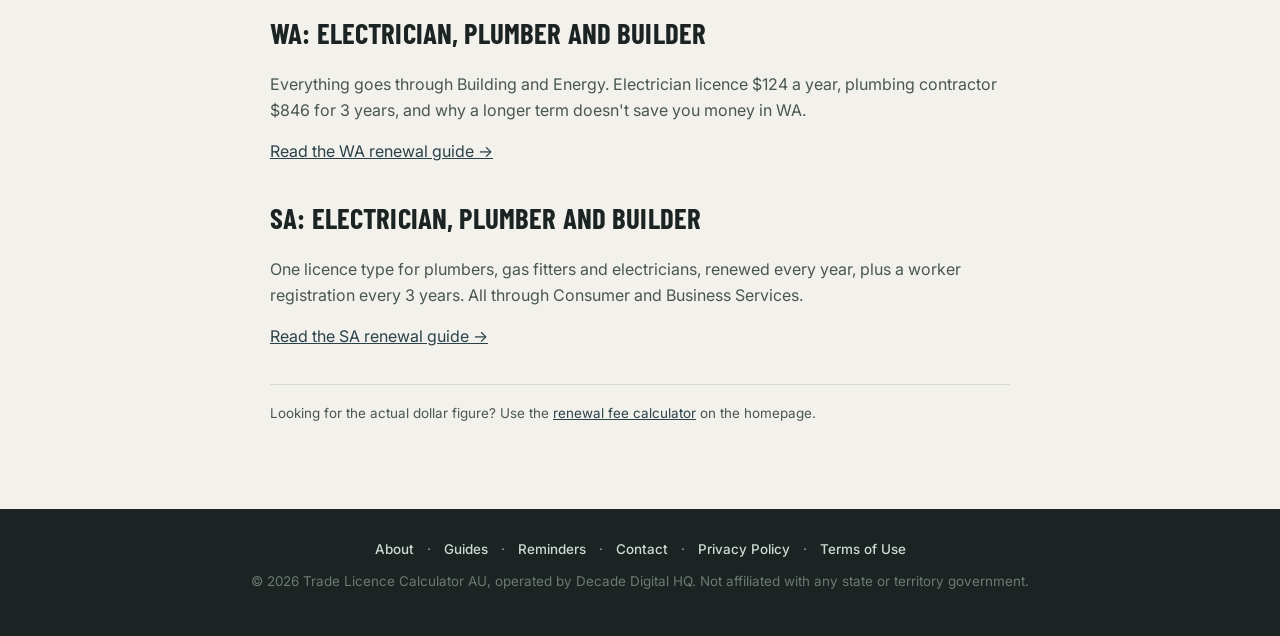
<file: guides.html>
<!DOCTYPE html>
<html lang="en-AU">
<head>
<meta charset="UTF-8">
<meta name="viewport" content="width=device-width, initial-scale=1.0">
<title>Trade Licence Renewal Guides: NSW, VIC, QLD, WA &amp; SA</title>
<meta name="description" content="Plain-English guides to renewing an electrician, plumber or builder licence in NSW, VIC, QLD, WA and SA: who regulates what, what it costs, and what happens if it lapses.">
<link rel="preconnect" href="https://fonts.googleapis.com">
<link rel="preconnect" href="https://fonts.gstatic.com" crossorigin>
<link rel="icon" href="favicon.ico" sizes="any">
<link rel="icon" href="favicon-32x32.png" type="image/png" sizes="32x32">
<link rel="icon" href="favicon-16x16.png" type="image/png" sizes="16x16">
<link rel="apple-touch-icon" href="apple-touch-icon.png">
<link rel="canonical" href="https://tradelicencecalculator.com.au/guides">
<link rel="stylesheet" href="styles.css">
<script src="/analytics.js" defer></script>
<meta property="og:type" content="article">
<meta property="og:title" content="Trade Licence Renewal Guides: NSW, VIC, QLD, WA &amp; SA">
<meta property="og:description" content="Plain-English guides to renewing an electrician, plumber or builder licence in NSW, VIC, QLD, WA and SA: who regulates what, what it costs, and what happens if it lapses.">
<meta property="og:url" content="https://tradelicencecalculator.com.au/guides">
<meta property="og:site_name" content="Trade Licence Calculator AU">
<meta property="og:image" content="https://tradelicencecalculator.com.au/og-image.png">
</head>
<body class="legal-page">

<header>
  <div class="inner">
    <a href="/" class="logo">
      <svg width="28" height="28" viewBox="0 0 512 512" aria-hidden="true">
        <rect width="512" height="512" rx="100" fill="#ff6a00"/>
        <polygon points="256,80 400,140 400,290 256,432 112,290 112,140" fill="#f2f1ec"/>
        <polygon points="256,120 366,166 366,280 256,388 146,280 146,166" fill="#2c4249"/>
        <path d="M200 258 L238 296 L322 202" stroke="#e8a33d" stroke-width="26" fill="none" stroke-linecap="round" stroke-linejoin="round"/>
      </svg>
      Trade Licence <span style="color:var(--amber-deep)">AU</span>
    </a>
    <nav>
      <a href="/about">About</a>
      <a href="/guides">Guides</a>
      <a href="/contact">Contact</a>
      <a href="/privacy">Privacy</a>
      <a href="/terms">Terms</a>
    </nav>
  </div>
</header>

<main>
  <div class="eyebrow">Licence Renewal Guides</div>
  <h1>How renewal actually works, state by state</h1>

  <p class="updated">All fees checked against the regulators on 13 November 2026.</p>
  <p>Renewing a trade licence isn't just paying the number on a notice. The regulator, the term and the late-fee rules all change from state to state. These guides cover what electricians, plumbers and builders actually pay in NSW, VIC, QLD, WA and SA for 2026-27, and how to avoid paying more than you need to.</p>

  <h2>Five states side by side</h2>
  <p>Here's roughly what a sole trader pays per year of licence, using the cheapest standard renewal option for an individual. It's a rough guide only: terms differ, and your category may cost more.</p>
  <div class="table-wrap">
    <table class="fee-table">
      <caption>Approximate cost per year to stay licensed as a sole trader</caption>
      <thead><tr><th scope="col">State</th><th scope="col">Electrician</th><th scope="col">Plumber</th><th scope="col">Builder</th></tr></thead>
      <tbody>
        <tr><th scope="row">NSW</th><td>$238</td><td>$238</td><td>$474</td></tr>
        <tr><th scope="row">VIC</th><td>$118</td><td>$508</td><td>$332–$520 + renewal</td></tr>
        <tr><th scope="row">QLD</th><td>$561 per renewal</td><td>$105</td><td>$356</td></tr>
        <tr><th scope="row">WA</th><td>$777</td><td>$282</td><td>$469</td></tr>
        <tr><th scope="row">SA</th><td>$618</td><td>$618</td><td>$851</td></tr>
      </tbody>
    </table>
  </div>
  <p class="ledger-note">NSW: 3-year individual contractor licence. VIC electrician: licence (A) + REC over 5 years. VIC plumber: registration + licence averaged over 3 years. VIC builder: annual fee by category, plus the 5-yearly renewal fee. QLD electrician: work licence + contractor licence, term not stated in the fee table. QLD plumber: occupational licence only (5 yrs); a plumbing business also needs a QBCC contractor licence. QLD builder: SC2, 3 yrs, from QBCC's fee page dated 1 July 2025. WA electrician: electrician licence + electrical contractor's licence. WA plumber: contractor licence (3 yrs). WA builder: practitioner + individual contractor registration (3 yrs). SA electrician and plumber: PGE contractor licence + worker registration. SA builder: general building work licence + supervisor registration. Details and sources are in each guide.</p>

  <h2>NSW: electrician, plumber and builder</h2>
  <p>Electricians and plumbers renew a trade or specialist contractor licence from $299. Why the 3-year term is the best value, and the restoration fee if you're up to 3 months late.</p>
  <p><a href="/nsw-licence-renewal-guide">Read the NSW renewal guide &rarr;</a></p>

  <h2>VIC: electrician, plumber and builder</h2>
  <p>Energy Safe Victoria for electricians, the Building and Plumbing Commission for plumbers and builders. Every 2026-27 fee, plus the builder late fee that applies <em>before</em> expiry.</p>
  <p><a href="/vic-licence-renewal-guide">Read the VIC renewal guide &rarr;</a></p>

  <h2>QLD: electrician, plumber and builder</h2>
  <p>Electrical work and contractor licences with the Electrical Safety Office, plumbing and building with QBCC. Revenue tiers, MFR reporting, and why longer terms save plumbers over $300.</p>
  <p><a href="/qld-licence-renewal-guide">Read the QLD renewal guide &rarr;</a></p>

  <h2>WA: electrician, plumber and builder</h2>
  <p>Everything goes through Building and Energy. Electrician licence $124 a year, plumbing contractor $846 for 3 years, and why a longer term doesn't save you money in WA.</p>
  <p><a href="/wa-licence-renewal-guide">Read the WA renewal guide &rarr;</a></p>

  <h2>SA: electrician, plumber and builder</h2>
  <p>One licence type for plumbers, gas fitters and electricians, renewed every year, plus a worker registration every 3 years. All through Consumer and Business Services.</p>
  <p><a href="/sa-licence-renewal-guide">Read the SA renewal guide &rarr;</a></p>

  <p class="source-note">Looking for the actual dollar figure? Use the <a href="/">renewal fee calculator</a> on the homepage.</p>

</main>

<footer>
  <div>
    <a href="/about">About</a> ·
    <a href="/guides">Guides</a> ·
    <a href="/reminders">Reminders</a> ·
    <a href="/contact">Contact</a> ·
    <a href="/privacy">Privacy Policy</a> ·
    <a href="/terms">Terms of Use</a>
  </div>
  <p style="margin-top:10px;">© <span id="year"></span> Trade Licence Calculator AU, operated by Decade Digital HQ. Not affiliated with any state or territory government.</p>
</footer>
<script>document.getElementById('year').textContent = new Date().getFullYear();</script>
</body>
</html>
</file>
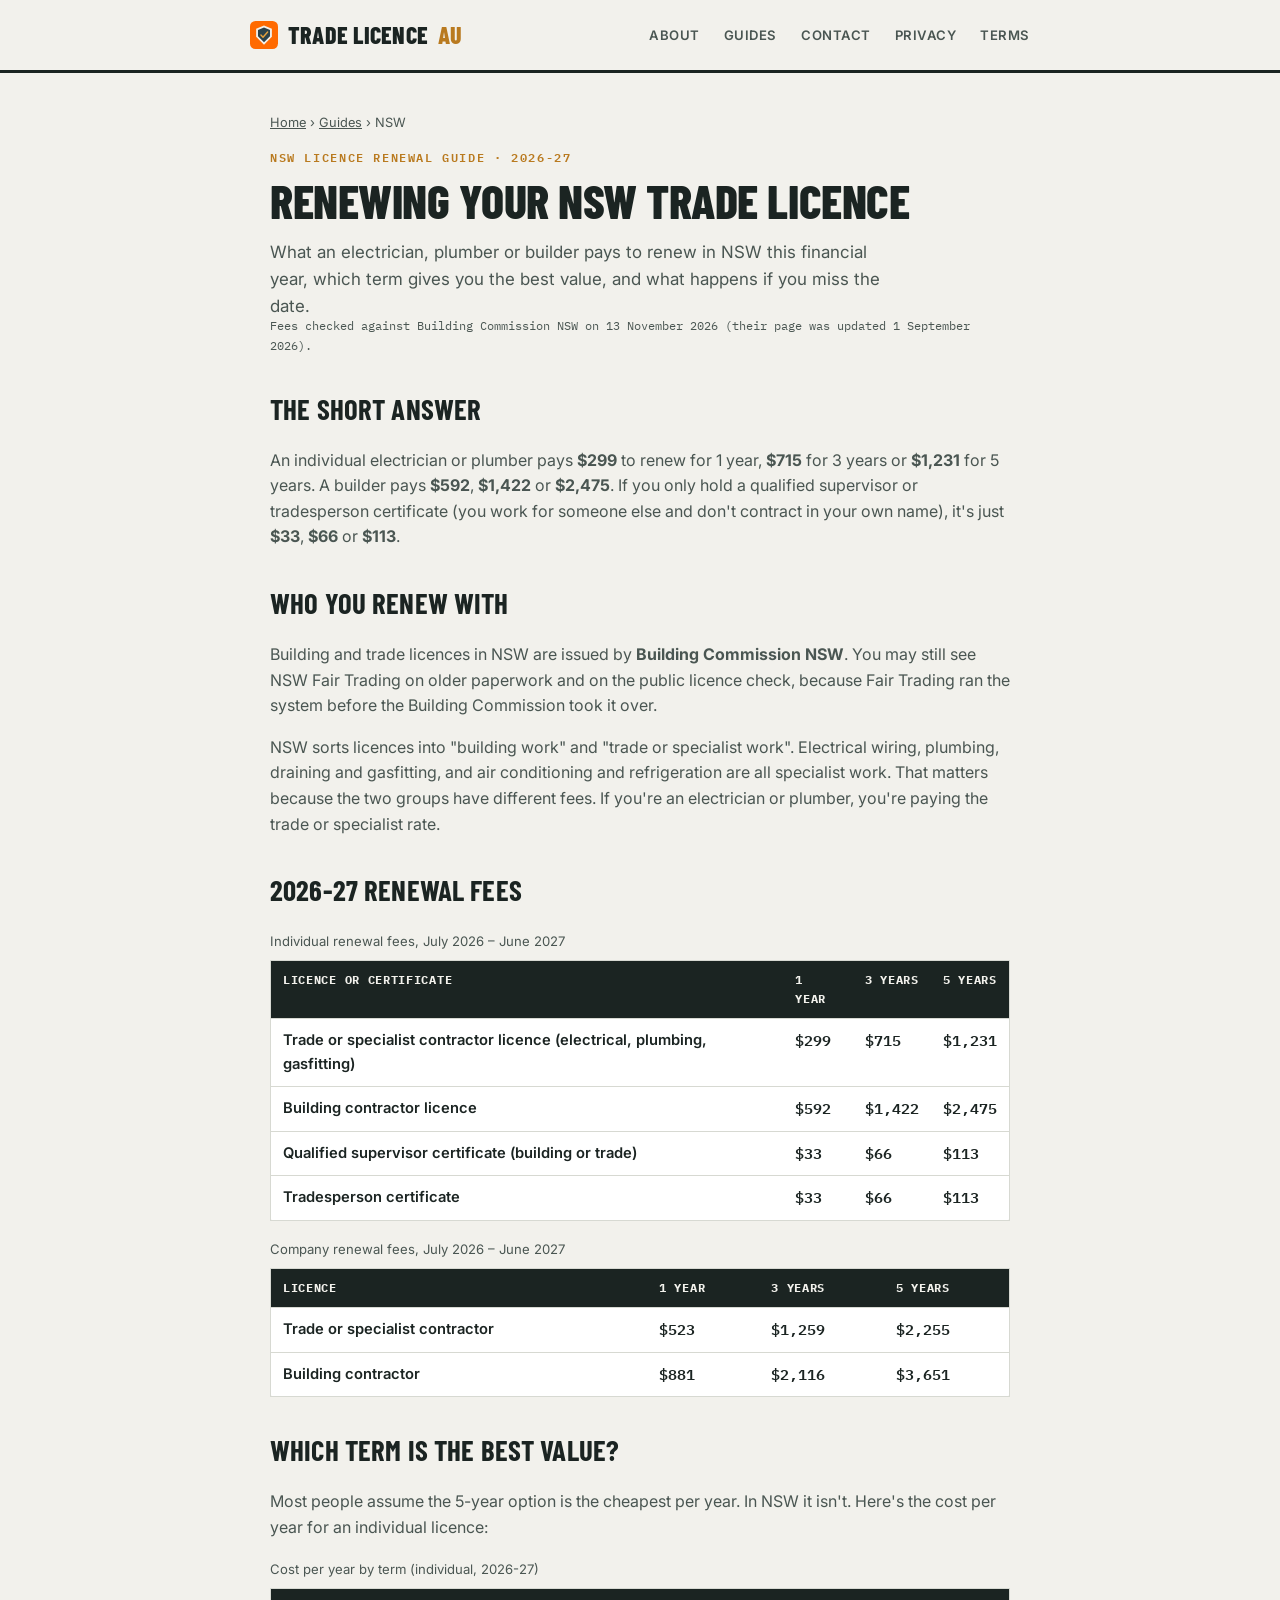
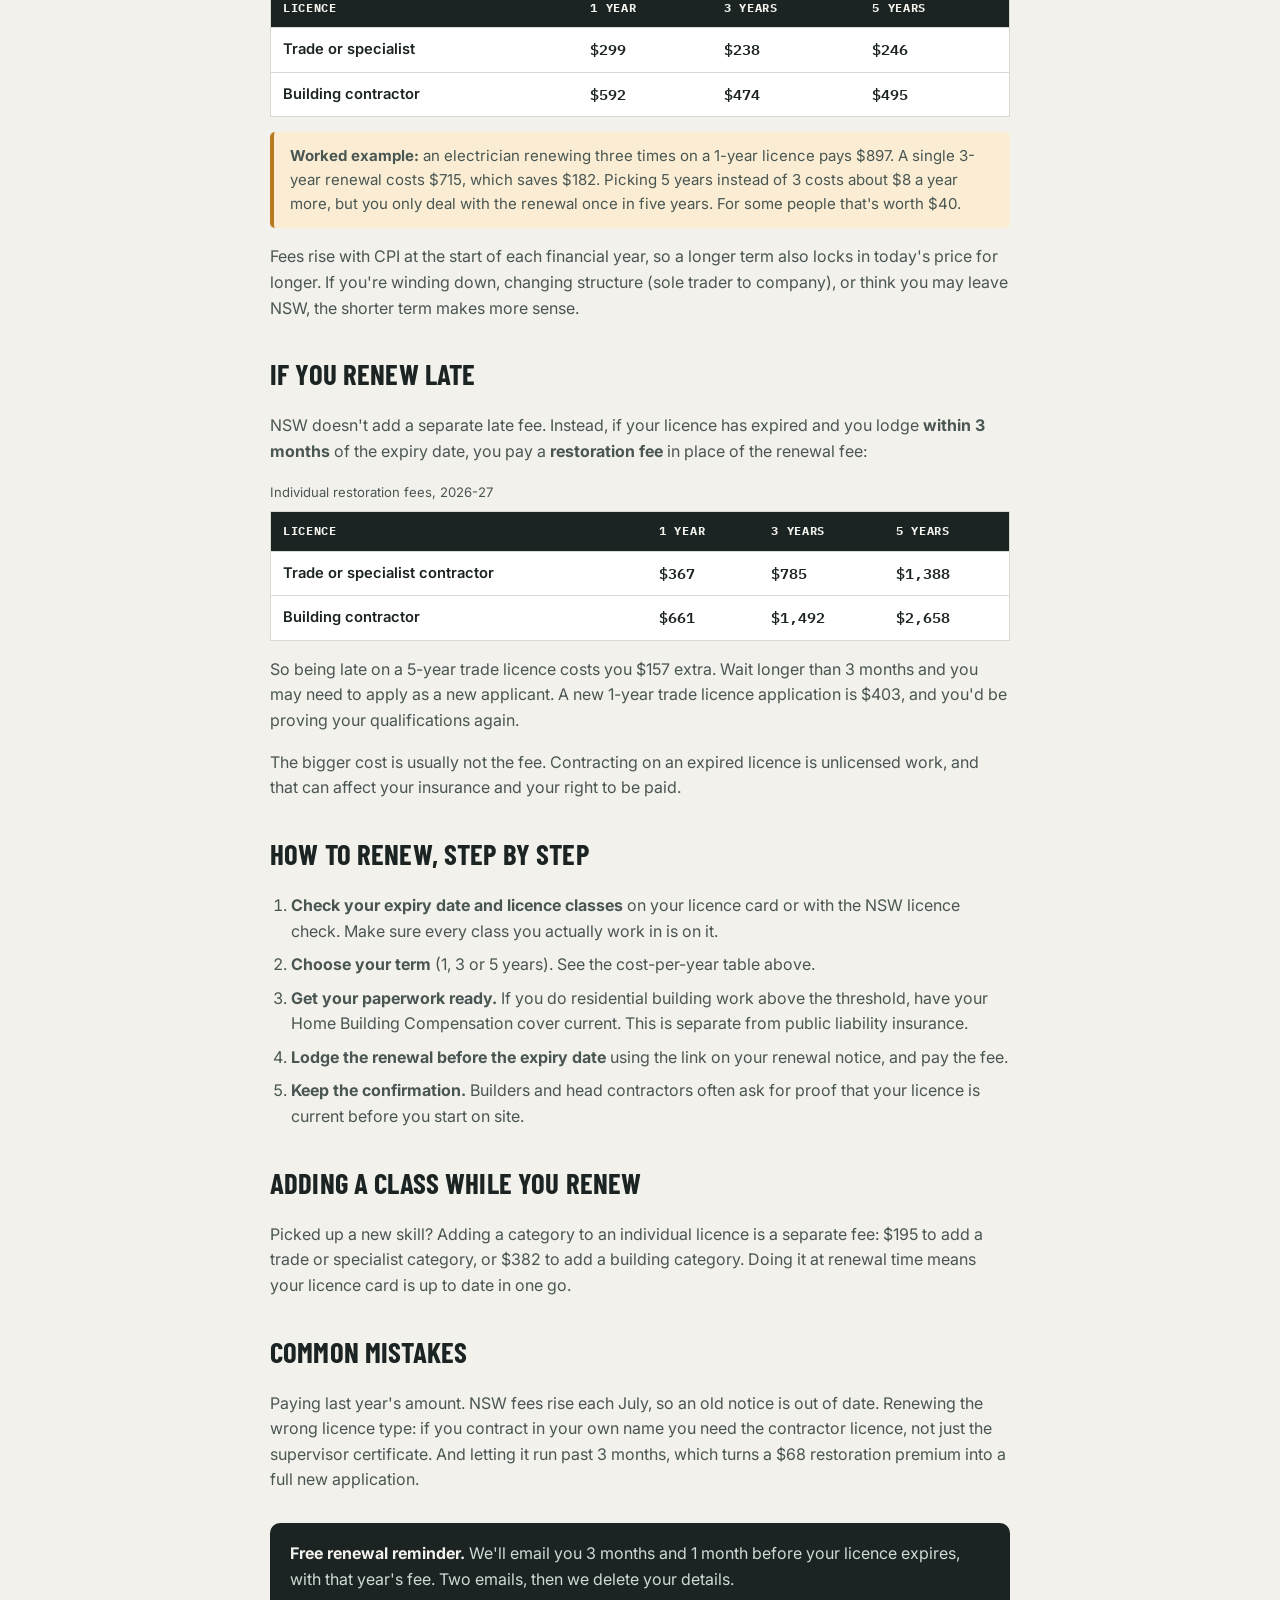
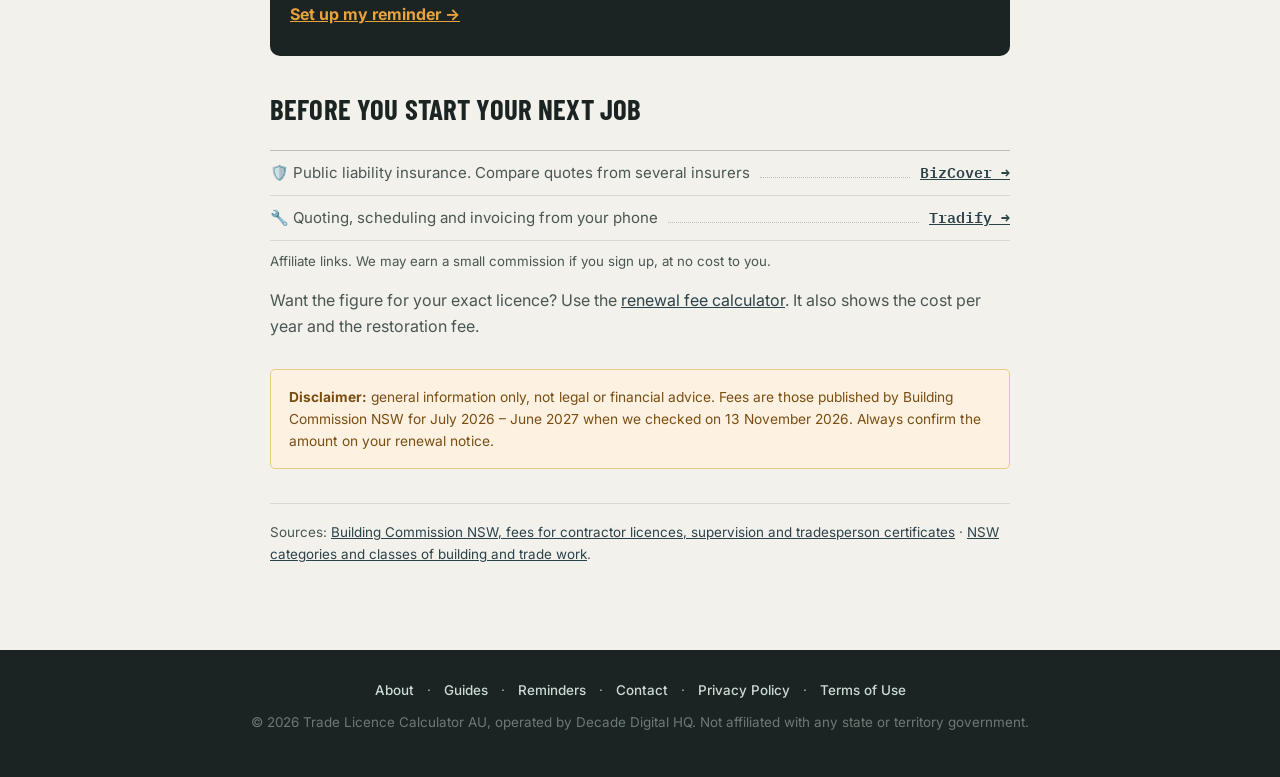
<file: nsw-licence-renewal-guide.html>
<!DOCTYPE html>
<html lang="en-AU">
<head>
<meta charset="UTF-8">
<meta name="viewport" content="width=device-width, initial-scale=1.0">
<title>NSW Trade Licence Renewal 2026-27: Electrician, Plumber &amp; Builder Fees</title>
<meta name="description" content="Renewing an electrical, plumbing or building contractor licence in NSW? 2026-27 fees from $299, why 3 years is the best value, restoration fees if you're late, and the steps.">
<link rel="preconnect" href="https://fonts.googleapis.com">
<link rel="preconnect" href="https://fonts.gstatic.com" crossorigin>
<link rel="icon" href="favicon.ico" sizes="any">
<link rel="icon" href="favicon-32x32.png" type="image/png" sizes="32x32">
<link rel="icon" href="favicon-16x16.png" type="image/png" sizes="16x16">
<link rel="apple-touch-icon" href="apple-touch-icon.png">
<link rel="canonical" href="https://tradelicencecalculator.com.au/nsw-licence-renewal-guide">
<link rel="stylesheet" href="styles.css">
<script src="/analytics.js" defer></script>
<meta property="og:type" content="article">
<meta property="og:title" content="NSW Trade Licence Renewal 2026-27: Electrician, Plumber &amp; Builder Fees">
<meta property="og:description" content="2026-27 NSW renewal fees from $299, why 3 years is the best value, and what it costs if you're late.">
<meta property="og:url" content="https://tradelicencecalculator.com.au/nsw-licence-renewal-guide">
<meta property="og:site_name" content="Trade Licence Calculator AU">
<meta property="og:image" content="https://tradelicencecalculator.com.au/og-image.png">
<script type="application/ld+json">
{
  "@context": "https://schema.org",
  "@graph": [
    {
      "@type": "Article",
      "headline": "NSW trade licence renewal 2026-27: electrician, plumber and builder fees",
      "datePublished": "2026-09-28",
      "dateModified": "2026-11-13",
      "author": { "@type": "Organization", "name": "Trade Licence Calculator AU" },
      "publisher": { "@type": "Organization", "name": "Decade Digital HQ" },
      "mainEntityOfPage": "https://tradelicencecalculator.com.au/nsw-licence-renewal-guide",
      "image": "https://tradelicencecalculator.com.au/og-image.png"
    },
    {
      "@type": "BreadcrumbList",
      "itemListElement": [
        { "@type": "ListItem", "position": 1, "name": "Home", "item": "https://tradelicencecalculator.com.au/" },
        { "@type": "ListItem", "position": 2, "name": "Guides", "item": "https://tradelicencecalculator.com.au/guides" },
        { "@type": "ListItem", "position": 3, "name": "NSW renewal guide", "item": "https://tradelicencecalculator.com.au/nsw-licence-renewal-guide" }
      ]
    },
    {
      "@type": "FAQPage",
      "mainEntity": [
        { "@type": "Question", "name": "How much is it to renew an electrical licence in NSW?", "acceptedAnswer": { "@type": "Answer", "text": "For 2026-27 an individual electrical (trade or specialist) contractor licence costs $299 for 1 year, $715 for 3 years or $1,231 for 5 years to renew. A qualified supervisor certificate on its own costs $33, $66 or $113." } },
        { "@type": "Question", "name": "What happens if my NSW licence has expired?", "acceptedAnswer": { "@type": "Answer", "text": "If you lodge within 3 months after expiry you can restore it by paying the restoration fee, which is higher than the renewal fee ($367 instead of $299 for a 1-year trade licence). After 3 months a new application may be required." } }
      ]
    }
  ]
}
</script>
</head>
<body class="legal-page">

<header>
  <div class="inner">
    <a href="/" class="logo">
      <svg width="28" height="28" viewBox="0 0 512 512" aria-hidden="true">
        <rect width="512" height="512" rx="100" fill="#ff6a00"/>
        <polygon points="256,80 400,140 400,290 256,432 112,290 112,140" fill="#f2f1ec"/>
        <polygon points="256,120 366,166 366,280 256,388 146,280 146,166" fill="#2c4249"/>
        <path d="M200 258 L238 296 L322 202" stroke="#e8a33d" stroke-width="26" fill="none" stroke-linecap="round" stroke-linejoin="round"/>
      </svg>
      Trade Licence <span style="color:var(--amber-deep)">AU</span>
    </a>
    <nav>
      <a href="/about">About</a>
      <a href="/guides">Guides</a>
      <a href="/contact">Contact</a>
      <a href="/privacy">Privacy</a>
      <a href="/terms">Terms</a>
    </nav>
  </div>
</header>

<main>
  <div class="breadcrumb"><a href="/">Home</a> › <a href="/guides">Guides</a> › NSW</div>
  <div class="eyebrow">NSW Licence Renewal Guide · 2026-27</div>
  <h1>Renewing your NSW trade licence</h1>

  <p class="subtitle">What an electrician, plumber or builder pays to renew in NSW this financial year, which term gives you the best value, and what happens if you miss the date.</p>
  <p class="updated">Fees checked against Building Commission NSW on 13 November 2026 (their page was updated 1 September 2026).</p>

  <h2>The short answer</h2>
  <p>An individual electrician or plumber pays <strong>$299</strong> to renew for 1 year, <strong>$715</strong> for 3 years or <strong>$1,231</strong> for 5 years. A builder pays <strong>$592</strong>, <strong>$1,422</strong> or <strong>$2,475</strong>. If you only hold a qualified supervisor or tradesperson certificate (you work for someone else and don't contract in your own name), it's just <strong>$33</strong>, <strong>$66</strong> or <strong>$113</strong>.</p>

  <h2>Who you renew with</h2>
  <p>Building and trade licences in NSW are issued by <strong>Building Commission NSW</strong>. You may still see NSW Fair Trading on older paperwork and on the public licence check, because Fair Trading ran the system before the Building Commission took it over.</p>
  <p>NSW sorts licences into "building work" and "trade or specialist work". Electrical wiring, plumbing, draining and gasfitting, and air conditioning and refrigeration are all specialist work. That matters because the two groups have different fees. If you're an electrician or plumber, you're paying the trade or specialist rate.</p>

  <h2>2026-27 renewal fees</h2>
  <div class="table-wrap">
    <table class="fee-table">
      <caption>Individual renewal fees, July 2026 – June 2027</caption>
      <thead><tr><th scope="col">Licence or certificate</th><th scope="col">1 year</th><th scope="col">3 years</th><th scope="col">5 years</th></tr></thead>
      <tbody>
        <tr><th scope="row">Trade or specialist contractor licence (electrical, plumbing, gasfitting)</th><td>$299</td><td>$715</td><td>$1,231</td></tr>
        <tr><th scope="row">Building contractor licence</th><td>$592</td><td>$1,422</td><td>$2,475</td></tr>
        <tr><th scope="row">Qualified supervisor certificate (building or trade)</th><td>$33</td><td>$66</td><td>$113</td></tr>
        <tr><th scope="row">Tradesperson certificate</th><td>$33</td><td>$66</td><td>$113</td></tr>
      </tbody>
    </table>
  </div>
  <div class="table-wrap">
    <table class="fee-table">
      <caption>Company renewal fees, July 2026 – June 2027</caption>
      <thead><tr><th scope="col">Licence</th><th scope="col">1 year</th><th scope="col">3 years</th><th scope="col">5 years</th></tr></thead>
      <tbody>
        <tr><th scope="row">Trade or specialist contractor</th><td>$523</td><td>$1,259</td><td>$2,255</td></tr>
        <tr><th scope="row">Building contractor</th><td>$881</td><td>$2,116</td><td>$3,651</td></tr>
      </tbody>
    </table>
  </div>

  <h2>Which term is the best value?</h2>
  <p>Most people assume the 5-year option is the cheapest per year. In NSW it isn't. Here's the cost per year for an individual licence:</p>
  <div class="table-wrap">
    <table class="fee-table">
      <caption>Cost per year by term (individual, 2026-27)</caption>
      <thead><tr><th scope="col">Licence</th><th scope="col">1 year</th><th scope="col">3 years</th><th scope="col">5 years</th></tr></thead>
      <tbody>
        <tr><th scope="row">Trade or specialist</th><td>$299</td><td>$238</td><td>$246</td></tr>
        <tr><th scope="row">Building contractor</th><td>$592</td><td>$474</td><td>$495</td></tr>
      </tbody>
    </table>
  </div>
  <p class="tip"><strong>Worked example:</strong> an electrician renewing three times on a 1-year licence pays $897. A single 3-year renewal costs $715, which saves $182. Picking 5 years instead of 3 costs about $8 a year more, but you only deal with the renewal once in five years. For some people that's worth $40.</p>
  <p>Fees rise with CPI at the start of each financial year, so a longer term also locks in today's price for longer. If you're winding down, changing structure (sole trader to company), or think you may leave NSW, the shorter term makes more sense.</p>

  <h2>If you renew late</h2>
  <p>NSW doesn't add a separate late fee. Instead, if your licence has expired and you lodge <strong>within 3 months</strong> of the expiry date, you pay a <strong>restoration fee</strong> in place of the renewal fee:</p>
  <div class="table-wrap">
    <table class="fee-table">
      <caption>Individual restoration fees, 2026-27</caption>
      <thead><tr><th scope="col">Licence</th><th scope="col">1 year</th><th scope="col">3 years</th><th scope="col">5 years</th></tr></thead>
      <tbody>
        <tr><th scope="row">Trade or specialist contractor</th><td>$367</td><td>$785</td><td>$1,388</td></tr>
        <tr><th scope="row">Building contractor</th><td>$661</td><td>$1,492</td><td>$2,658</td></tr>
      </tbody>
    </table>
  </div>
  <p>So being late on a 5-year trade licence costs you $157 extra. Wait longer than 3 months and you may need to apply as a new applicant. A new 1-year trade licence application is $403, and you'd be proving your qualifications again.</p>
  <p>The bigger cost is usually not the fee. Contracting on an expired licence is unlicensed work, and that can affect your insurance and your right to be paid.</p>

  <h2>How to renew, step by step</h2>
  <ol class="steps">
    <li><strong>Check your expiry date and licence classes</strong> on your licence card or with the NSW licence check. Make sure every class you actually work in is on it.</li>
    <li><strong>Choose your term</strong> (1, 3 or 5 years). See the cost-per-year table above.</li>
    <li><strong>Get your paperwork ready.</strong> If you do residential building work above the threshold, have your Home Building Compensation cover current. This is separate from public liability insurance.</li>
    <li><strong>Lodge the renewal before the expiry date</strong> using the link on your renewal notice, and pay the fee.</li>
    <li><strong>Keep the confirmation.</strong> Builders and head contractors often ask for proof that your licence is current before you start on site.</li>
  </ol>

  <h2>Adding a class while you renew</h2>
  <p>Picked up a new skill? Adding a category to an individual licence is a separate fee: $195 to add a trade or specialist category, or $382 to add a building category. Doing it at renewal time means your licence card is up to date in one go.</p>

  <h2>Common mistakes</h2>
  <p>Paying last year's amount. NSW fees rise each July, so an old notice is out of date. Renewing the wrong licence type: if you contract in your own name you need the contractor licence, not just the supervisor certificate. And letting it run past 3 months, which turns a $68 restoration premium into a full new application.</p>

  <div class="remind-cta">
    <p><strong>Free renewal reminder.</strong> We'll email you 3 months and 1 month before your licence expires, with that year's fee. Two emails, then we delete your details.</p>
    <p><a href="/reminders">Set up my reminder &rarr;</a></p>
  </div>

  <h2>Before you start your next job</h2>  <div class="ledger">
    <div class="ledger-row">
      <span class="label">🛡️ Public liability insurance. Compare quotes from several insurers</span>
      <span class="filler"></span>
      <span class="value"><a href="https://insure.bizcover.com.au/OccupationSelection?utm_source=DDHQ&utm_medium=Form&utm_campaign=DDHQ" target="_blank" rel="sponsored nofollow noopener">BizCover →</a></span>
    </div>
    <div class="ledger-row">
      <span class="label">🔧 Quoting, scheduling and invoicing from your phone</span>
      <span class="filler"></span>
      <span class="value"><a href="https://www.tradifyhq.com/mates-rates?referralCode=S6Y2HK" target="_blank" rel="sponsored nofollow noopener">Tradify →</a></span>
    </div>
  </div>
  <p class="ledger-note">Affiliate links. We may earn a small commission if you sign up, at no cost to you.</p>

  <p>Want the figure for your exact licence? Use the <a href="/">renewal fee calculator</a>. It also shows the cost per year and the restoration fee.</p>

  <div class="disclaimer">
    <strong>Disclaimer:</strong> general information only, not legal or financial advice. Fees are those published by Building Commission NSW for July 2026 – June 2027 when we checked on 13 November 2026. Always confirm the amount on your renewal notice.
  </div>

  <p class="source-note">Sources: <a href="https://www.nsw.gov.au/business-and-economy/licences-and-credentials/building-and-trade/fees-for-licences-and-certificates" target="_blank" rel="noopener">Building Commission NSW, fees for contractor licences, supervision and tradesperson certificates</a> · <a href="https://www.nsw.gov.au/business-and-economy/licences-and-credentials/building-and-trade-licences-and-registrations/categories-of-work" target="_blank" rel="noopener">NSW categories and classes of building and trade work</a>.</p>

</main>

<footer>
  <div>
    <a href="/about">About</a> ·
    <a href="/guides">Guides</a> ·
    <a href="/reminders">Reminders</a> ·
    <a href="/contact">Contact</a> ·
    <a href="/privacy">Privacy Policy</a> ·
    <a href="/terms">Terms of Use</a>
  </div>
  <p style="margin-top:10px;">© <span id="year"></span> Trade Licence Calculator AU, operated by Decade Digital HQ. Not affiliated with any state or territory government.</p>
</footer>
<script>document.getElementById('year').textContent = new Date().getFullYear();</script>
</body>
</html>
</file>
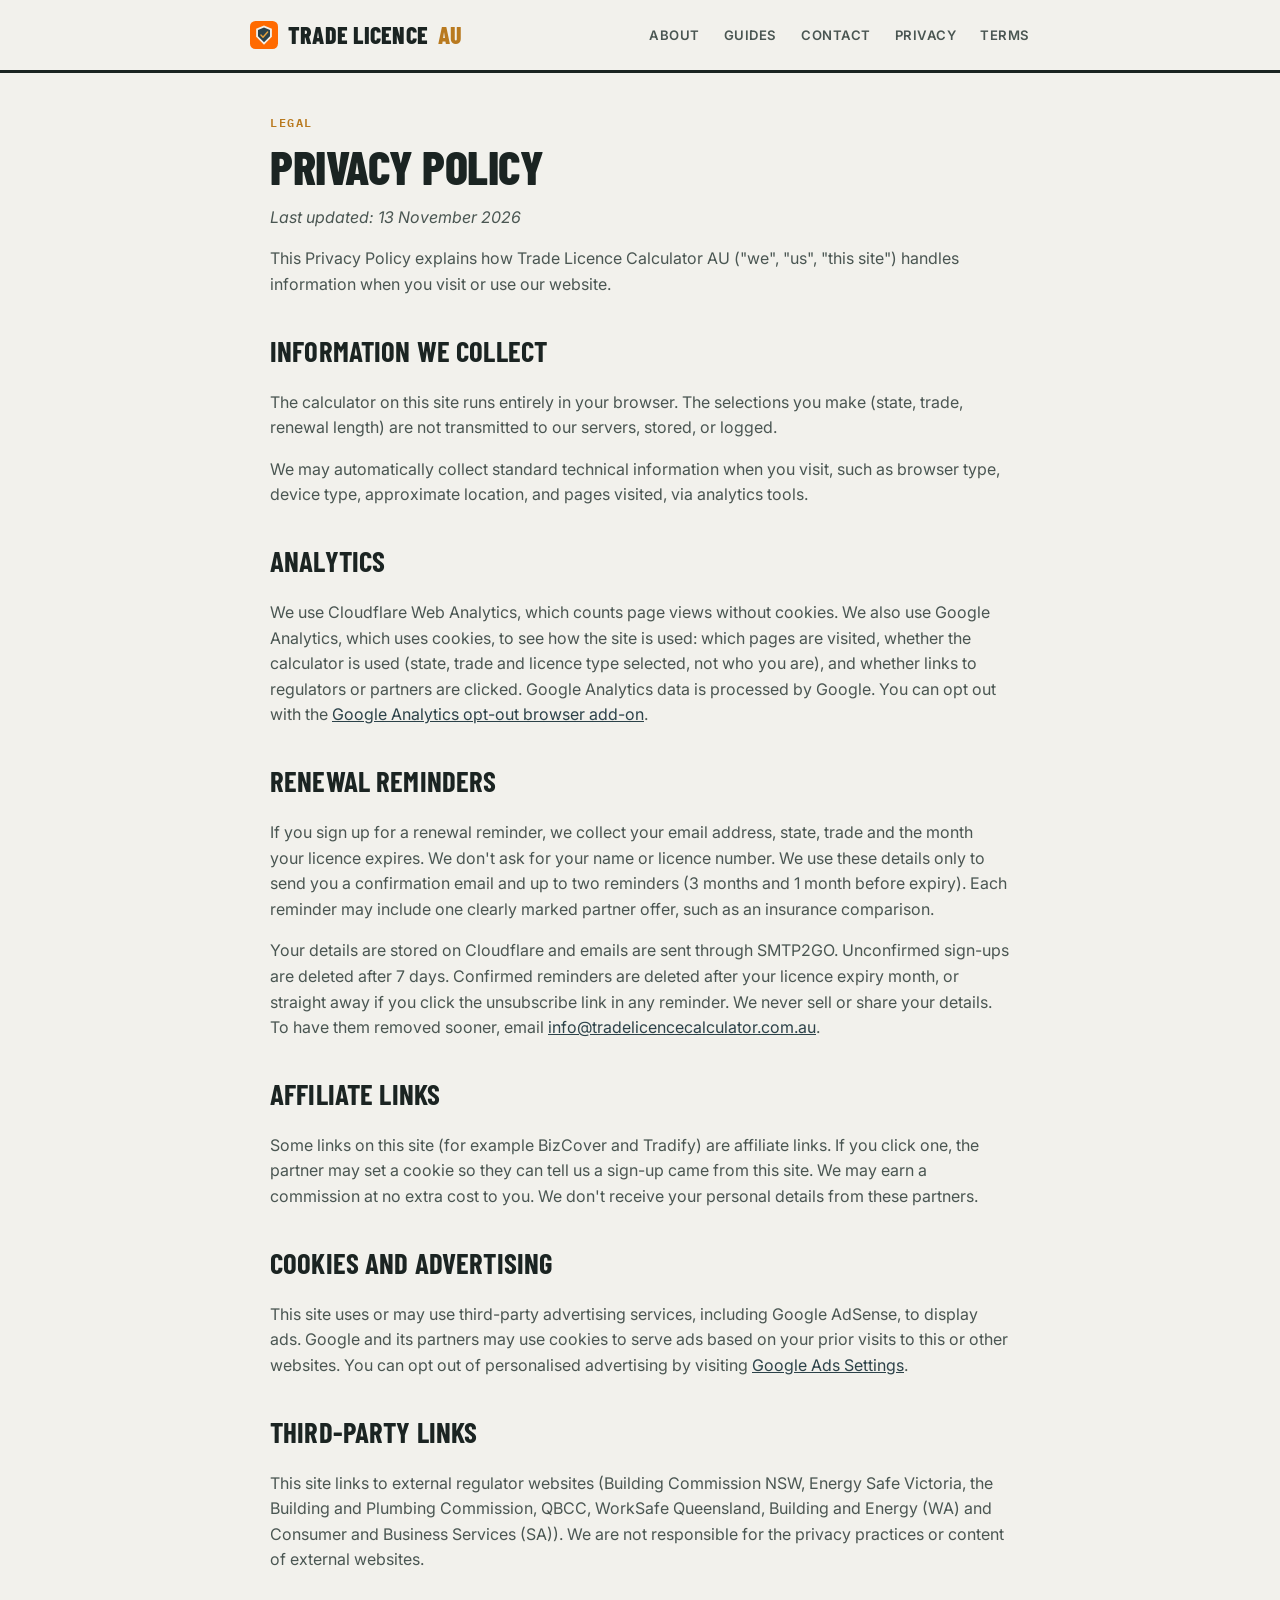
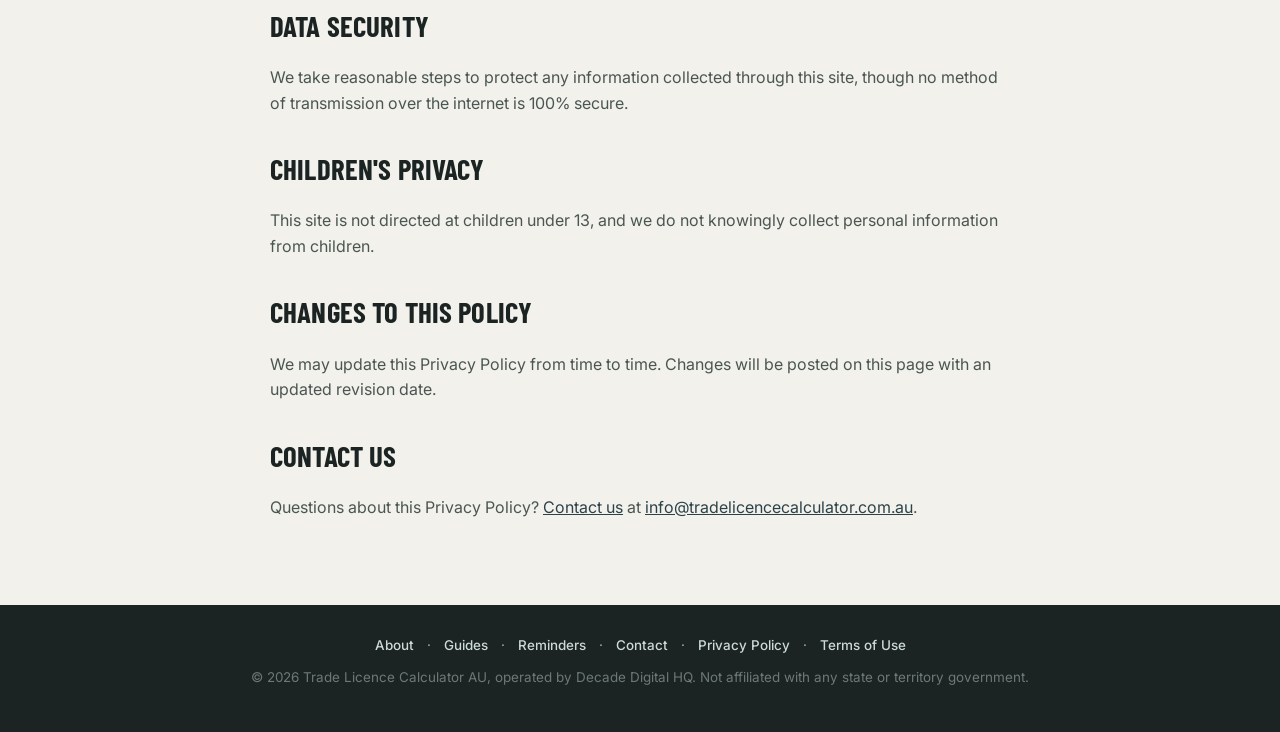
<file: privacy.html>
<!DOCTYPE html>
<html lang="en-AU">
<head>
<meta charset="UTF-8">
<meta name="viewport" content="width=device-width, initial-scale=1.0">
<title>Privacy Policy — Trade Licence Calculator AU</title>
<meta name="description" content="Privacy Policy for Trade Licence Calculator AU.">
<link rel="preconnect" href="https://fonts.googleapis.com">
<link rel="preconnect" href="https://fonts.gstatic.com" crossorigin>
<link rel="icon" href="favicon.ico" sizes="any">
<link rel="icon" href="favicon-32x32.png" type="image/png" sizes="32x32">
<link rel="icon" href="favicon-16x16.png" type="image/png" sizes="16x16">
<link rel="apple-touch-icon" href="apple-touch-icon.png">
<link rel="canonical" href="https://tradelicencecalculator.com.au/privacy">
<link rel="stylesheet" href="styles.css">
<script src="/analytics.js" defer></script>
</head>
<body class="legal-page">

<header>
  <div class="inner">
    <a href="/" class="logo">
      <svg width="28" height="28" viewBox="0 0 512 512" aria-hidden="true">
        <rect width="512" height="512" rx="100" fill="#ff6a00"/>
        <polygon points="256,80 400,140 400,290 256,432 112,290 112,140" fill="#f2f1ec"/>
        <polygon points="256,120 366,166 366,280 256,388 146,280 146,166" fill="#2c4249"/>
        <path d="M200 258 L238 296 L322 202" stroke="#e8a33d" stroke-width="26" fill="none" stroke-linecap="round" stroke-linejoin="round"/>
      </svg>
      Trade Licence <span style="color:var(--amber-deep)">AU</span>
    </a>
    <nav>
      <a href="/about">About</a>
      <a href="/guides">Guides</a>
      <a href="/contact">Contact</a>
      <a href="/privacy">Privacy</a>
      <a href="/terms">Terms</a>
    </nav>
  </div>
</header>

<main>
  <div class="eyebrow">Legal</div>
  <h1>Privacy Policy</h1>
  <p><em>Last updated: 13 November 2026</em></p>

  <p>This Privacy Policy explains how Trade Licence Calculator AU ("we", "us", "this site") handles information when you visit or use our website.</p>

  <h2>Information we collect</h2>
  <p>The calculator on this site runs entirely in your browser. The selections you make (state, trade, renewal length) are not transmitted to our servers, stored, or logged.</p>
  <p>We may automatically collect standard technical information when you visit, such as browser type, device type, approximate location, and pages visited, via analytics tools.</p>

  <h2>Analytics</h2>
  <p>We use Cloudflare Web Analytics, which counts page views without cookies. We also use Google Analytics, which uses cookies, to see how the site is used: which pages are visited, whether the calculator is used (state, trade and licence type selected, not who you are), and whether links to regulators or partners are clicked. Google Analytics data is processed by Google. You can opt out with the <a href="https://tools.google.com/dlpage/gaoptout" target="_blank" rel="noopener noreferrer">Google Analytics opt-out browser add-on</a>.</p>

  <h2>Renewal reminders</h2>
  <p>If you sign up for a renewal reminder, we collect your email address, state, trade and the month your licence expires. We don't ask for your name or licence number. We use these details only to send you a confirmation email and up to two reminders (3 months and 1 month before expiry). Each reminder may include one clearly marked partner offer, such as an insurance comparison.</p>
  <p>Your details are stored on Cloudflare and emails are sent through SMTP2GO. Unconfirmed sign-ups are deleted after 7 days. Confirmed reminders are deleted after your licence expiry month, or straight away if you click the unsubscribe link in any reminder. We never sell or share your details. To have them removed sooner, email <a href="mailto:info@tradelicencecalculator.com.au">info@tradelicencecalculator.com.au</a>.</p>

  <h2>Affiliate links</h2>
  <p>Some links on this site (for example BizCover and Tradify) are affiliate links. If you click one, the partner may set a cookie so they can tell us a sign-up came from this site. We may earn a commission at no extra cost to you. We don't receive your personal details from these partners.</p>

  <h2>Cookies and advertising</h2>
  <p>This site uses or may use third-party advertising services, including Google AdSense, to display ads. Google and its partners may use cookies to serve ads based on your prior visits to this or other websites. You can opt out of personalised advertising by visiting <a href="https://adssettings.google.com" target="_blank" rel="noopener noreferrer">Google Ads Settings</a>.</p>

  <h2>Third-party links</h2>
  <p>This site links to external regulator websites (Building Commission NSW, Energy Safe Victoria, the Building and Plumbing Commission, QBCC, WorkSafe Queensland, Building and Energy (WA) and Consumer and Business Services (SA)). We are not responsible for the privacy practices or content of external websites.</p>

  <h2>Data security</h2>
  <p>We take reasonable steps to protect any information collected through this site, though no method of transmission over the internet is 100% secure.</p>

  <h2>Children's privacy</h2>
  <p>This site is not directed at children under 13, and we do not knowingly collect personal information from children.</p>

  <h2>Changes to this policy</h2>
  <p>We may update this Privacy Policy from time to time. Changes will be posted on this page with an updated revision date.</p>

  <h2>Contact us</h2>
  <p>Questions about this Privacy Policy? <a href="/contact">Contact us</a> at <a href="mailto:info@tradelicencecalculator.com.au">info@tradelicencecalculator.com.au</a>.</p>
</main>

<footer>
  <div>
    <a href="/about">About</a> ·
    <a href="/guides">Guides</a> ·
    <a href="/reminders">Reminders</a> ·
    <a href="/contact">Contact</a> ·
    <a href="/privacy">Privacy Policy</a> ·
    <a href="/terms">Terms of Use</a>
  </div>
  <p style="margin-top:10px;">© <span id="year"></span> Trade Licence Calculator AU, operated by Decade Digital HQ. Not affiliated with any state or territory government.</p>
</footer>
<script>document.getElementById('year').textContent = new Date().getFullYear();</script>
</body>
</html>
</file>
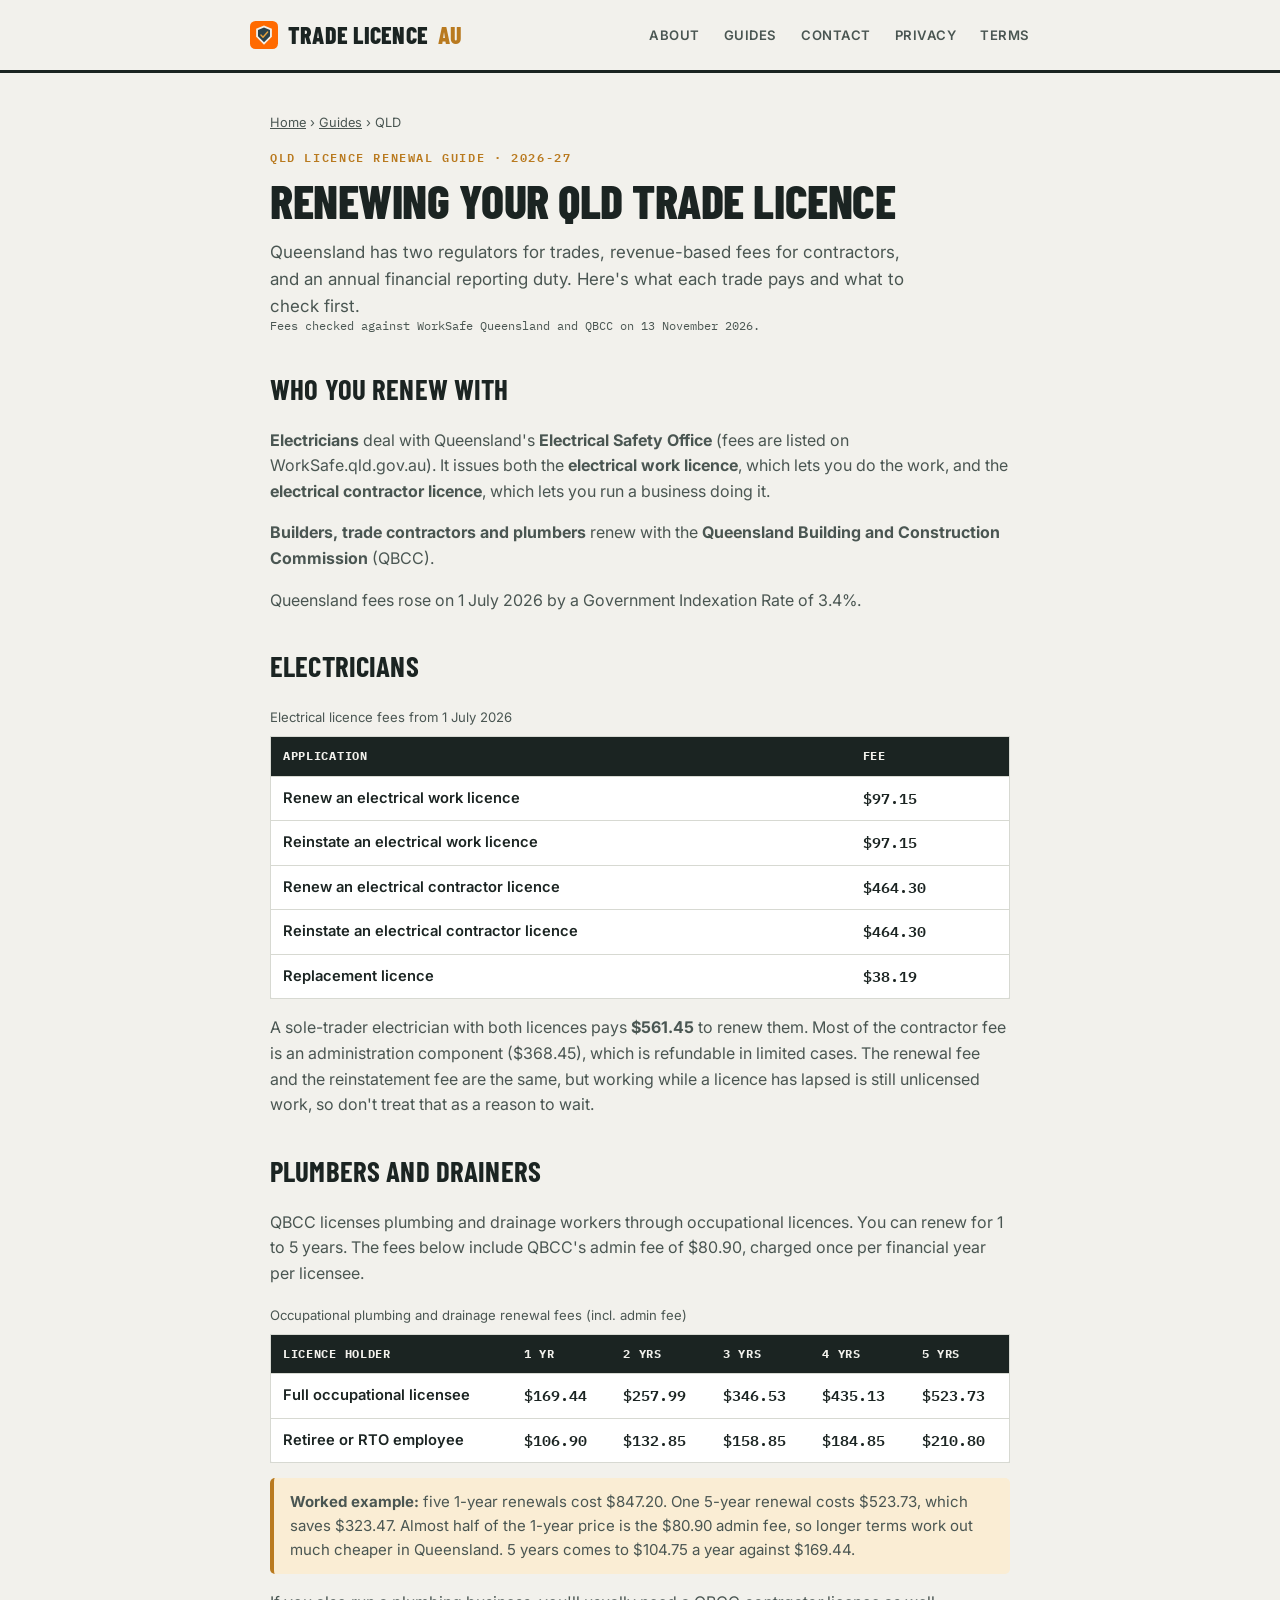
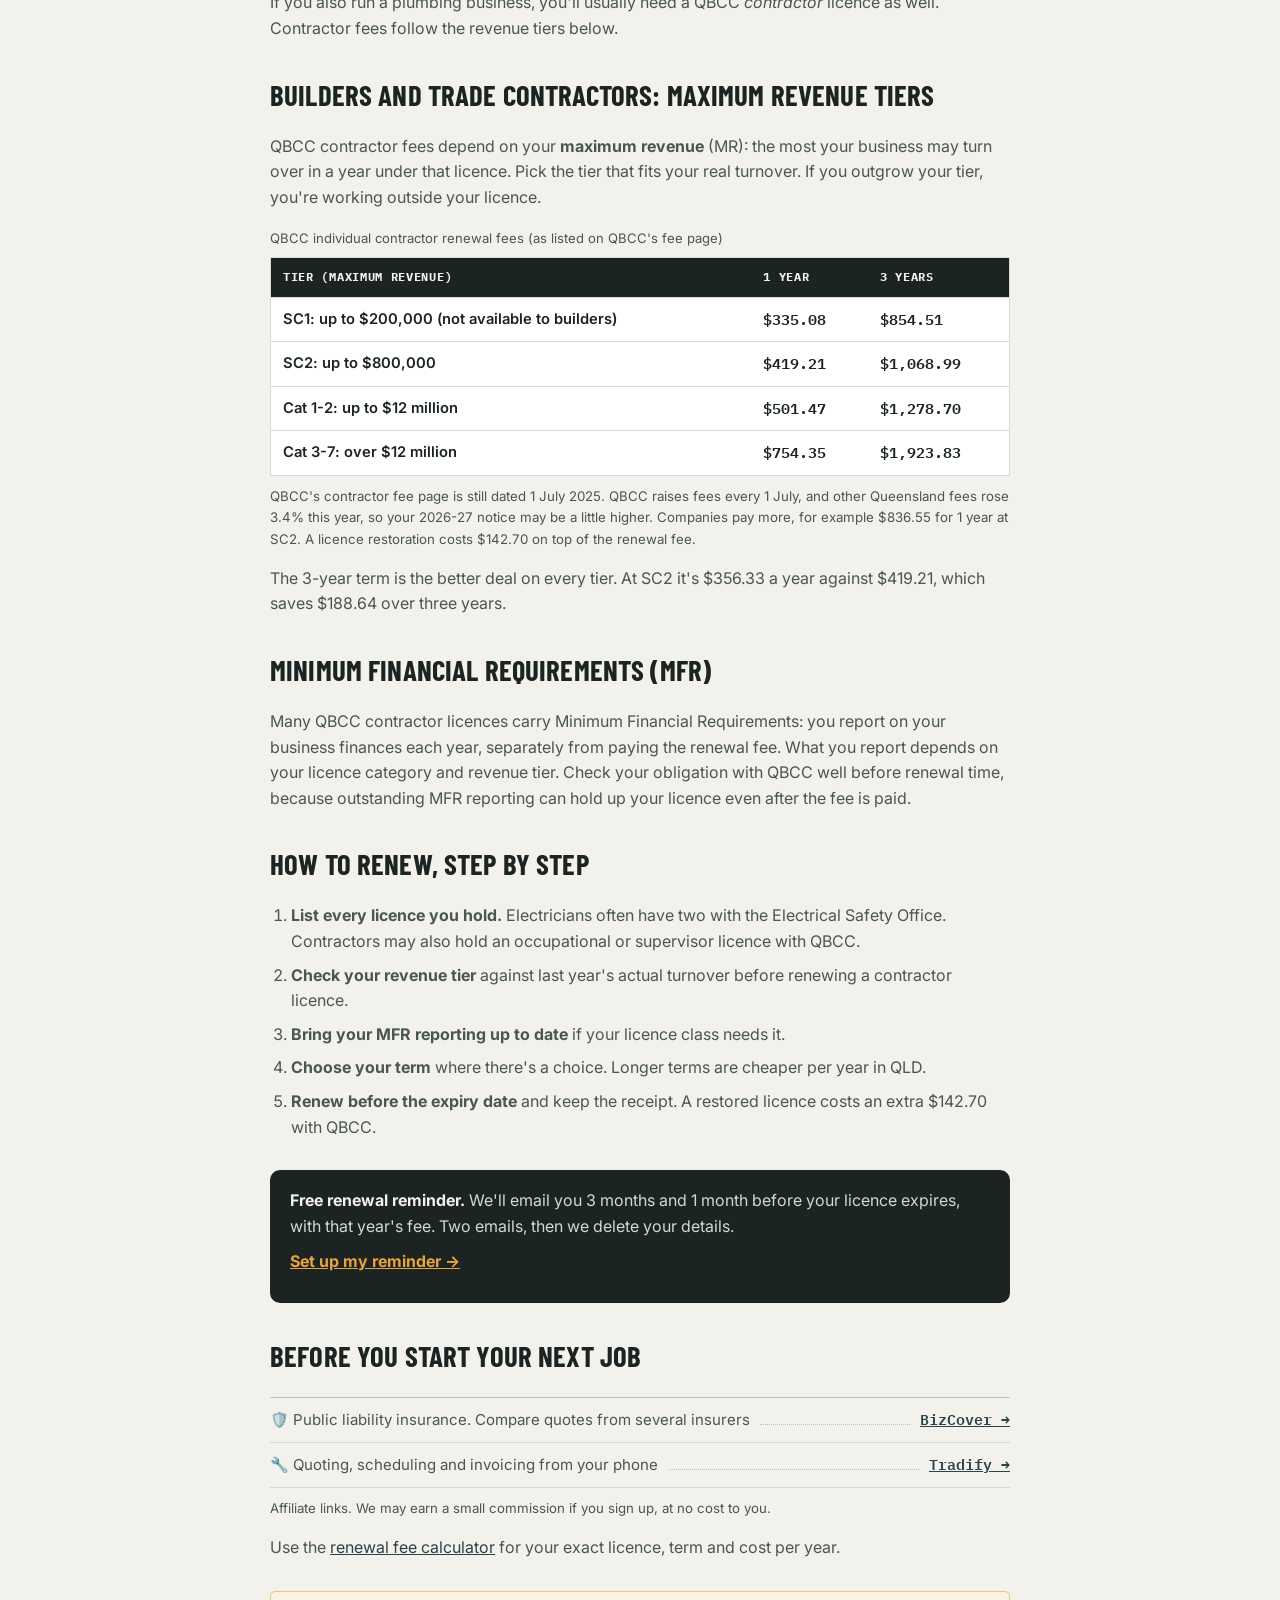
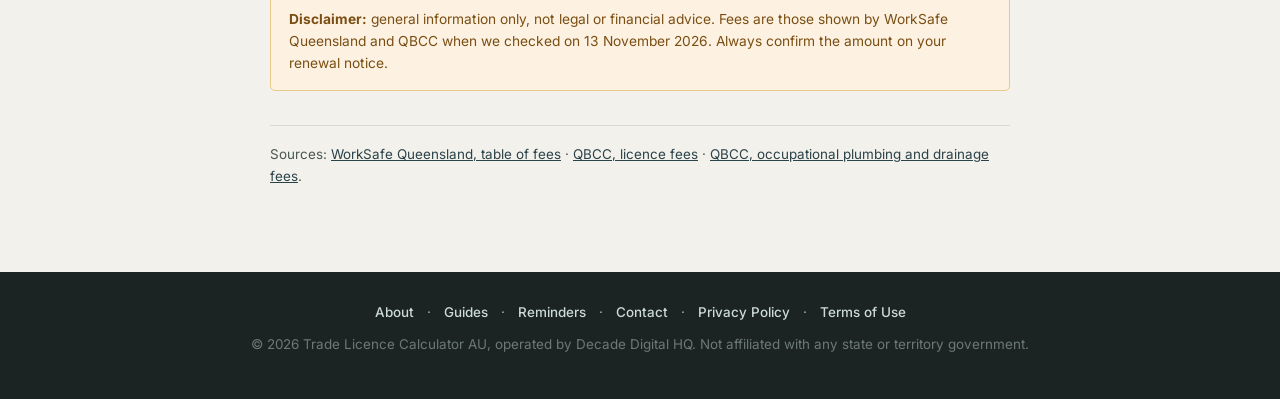
<file: qld-licence-renewal-guide.html>
<!DOCTYPE html>
<html lang="en-AU">
<head>
<meta charset="UTF-8">
<meta name="viewport" content="width=device-width, initial-scale=1.0">
<title>QLD Licence Renewal Fees 2026-27: QBCC &amp; Electrical Licence Costs</title>
<meta name="description" content="What it costs to renew in Queensland: electrical work licence $97.15, electrical contractor $464.30, plumber &amp; drainer from $169.44, QBCC builder fees by revenue tier.">
<link rel="preconnect" href="https://fonts.googleapis.com">
<link rel="preconnect" href="https://fonts.gstatic.com" crossorigin>
<link rel="icon" href="favicon.ico" sizes="any">
<link rel="icon" href="favicon-32x32.png" type="image/png" sizes="32x32">
<link rel="icon" href="favicon-16x16.png" type="image/png" sizes="16x16">
<link rel="apple-touch-icon" href="apple-touch-icon.png">
<link rel="canonical" href="https://tradelicencecalculator.com.au/qld-licence-renewal-guide">
<link rel="stylesheet" href="styles.css">
<script src="/analytics.js" defer></script>
<meta property="og:type" content="article">
<meta property="og:title" content="QLD Licence Renewal Fees 2026-27: QBCC &amp; Electrical Licence Costs">
<meta property="og:description" content="Electrical, plumbing and QBCC builder renewal fees in Queensland, and what to check before you renew.">
<meta property="og:url" content="https://tradelicencecalculator.com.au/qld-licence-renewal-guide">
<meta property="og:site_name" content="Trade Licence Calculator AU">
<meta property="og:image" content="https://tradelicencecalculator.com.au/og-image.png">
<script type="application/ld+json">
{
  "@context": "https://schema.org",
  "@graph": [
    {
      "@type": "Article",
      "headline": "QLD licence renewal fees 2026-27: QBCC and electrical licence costs",
      "datePublished": "2026-09-28",
      "dateModified": "2026-11-13",
      "author": { "@type": "Organization", "name": "Trade Licence Calculator AU" },
      "publisher": { "@type": "Organization", "name": "Decade Digital HQ" },
      "mainEntityOfPage": "https://tradelicencecalculator.com.au/qld-licence-renewal-guide",
      "image": "https://tradelicencecalculator.com.au/og-image.png"
    },
    {
      "@type": "BreadcrumbList",
      "itemListElement": [
        { "@type": "ListItem", "position": 1, "name": "Home", "item": "https://tradelicencecalculator.com.au/" },
        { "@type": "ListItem", "position": 2, "name": "Guides", "item": "https://tradelicencecalculator.com.au/guides" },
        { "@type": "ListItem", "position": 3, "name": "QLD renewal guide", "item": "https://tradelicencecalculator.com.au/qld-licence-renewal-guide" }
      ]
    },
    {
      "@type": "FAQPage",
      "mainEntity": [
        { "@type": "Question", "name": "How much does it cost to renew an electrical licence in Queensland?", "acceptedAnswer": { "@type": "Answer", "text": "From 1 July 2026, renewing an electrical work licence costs $97.15 and renewing an electrical contractor licence costs $464.30, according to the WorkSafe Queensland table of fees." } },
        { "@type": "Question", "name": "How much is a QBCC licence renewal?", "acceptedAnswer": { "@type": "Answer", "text": "QBCC contractor renewal fees depend on your maximum revenue tier. QBCC's fee page lists $419.21 for 1 year at SC2 (up to $800,000 a year), $501.47 at Cat 1-2 and $754.35 at Cat 3-7. That page is dated 1 July 2025, so 2026-27 amounts may be slightly higher." } }
      ]
    }
  ]
}
</script>
</head>
<body class="legal-page">

<header>
  <div class="inner">
    <a href="/" class="logo">
      <svg width="28" height="28" viewBox="0 0 512 512" aria-hidden="true">
        <rect width="512" height="512" rx="100" fill="#ff6a00"/>
        <polygon points="256,80 400,140 400,290 256,432 112,290 112,140" fill="#f2f1ec"/>
        <polygon points="256,120 366,166 366,280 256,388 146,280 146,166" fill="#2c4249"/>
        <path d="M200 258 L238 296 L322 202" stroke="#e8a33d" stroke-width="26" fill="none" stroke-linecap="round" stroke-linejoin="round"/>
      </svg>
      Trade Licence <span style="color:var(--amber-deep)">AU</span>
    </a>
    <nav>
      <a href="/about">About</a>
      <a href="/guides">Guides</a>
      <a href="/contact">Contact</a>
      <a href="/privacy">Privacy</a>
      <a href="/terms">Terms</a>
    </nav>
  </div>
</header>

<main>
  <div class="breadcrumb"><a href="/">Home</a> › <a href="/guides">Guides</a> › QLD</div>
  <div class="eyebrow">QLD Licence Renewal Guide · 2026-27</div>
  <h1>Renewing your QLD trade licence</h1>

  <p class="subtitle">Queensland has two regulators for trades, revenue-based fees for contractors, and an annual financial reporting duty. Here's what each trade pays and what to check first.</p>
  <p class="updated">Fees checked against WorkSafe Queensland and QBCC on 13 November 2026.</p>

  <h2>Who you renew with</h2>
  <p><strong>Electricians</strong> deal with Queensland's <strong>Electrical Safety Office</strong> (fees are listed on WorkSafe.qld.gov.au). It issues both the <strong>electrical work licence</strong>, which lets you do the work, and the <strong>electrical contractor licence</strong>, which lets you run a business doing it.</p>
  <p><strong>Builders, trade contractors and plumbers</strong> renew with the <strong>Queensland Building and Construction Commission</strong> (QBCC).</p>
  <p>Queensland fees rose on 1 July 2026 by a Government Indexation Rate of 3.4%.</p>

  <h2>Electricians</h2>
  <div class="table-wrap">
    <table class="fee-table">
      <caption>Electrical licence fees from 1 July 2026</caption>
      <thead><tr><th scope="col">Application</th><th scope="col">Fee</th></tr></thead>
      <tbody>
        <tr><th scope="row">Renew an electrical work licence</th><td>$97.15</td></tr>
        <tr><th scope="row">Reinstate an electrical work licence</th><td>$97.15</td></tr>
        <tr><th scope="row">Renew an electrical contractor licence</th><td>$464.30</td></tr>
        <tr><th scope="row">Reinstate an electrical contractor licence</th><td>$464.30</td></tr>
        <tr><th scope="row">Replacement licence</th><td>$38.19</td></tr>
      </tbody>
    </table>
  </div>
  <p>A sole-trader electrician with both licences pays <strong>$561.45</strong> to renew them. Most of the contractor fee is an administration component ($368.45), which is refundable in limited cases. The renewal fee and the reinstatement fee are the same, but working while a licence has lapsed is still unlicensed work, so don't treat that as a reason to wait.</p>

  <h2>Plumbers and drainers</h2>
  <p>QBCC licenses plumbing and drainage workers through occupational licences. You can renew for 1 to 5 years. The fees below include QBCC's admin fee of $80.90, charged once per financial year per licensee.</p>
  <div class="table-wrap">
    <table class="fee-table">
      <caption>Occupational plumbing and drainage renewal fees (incl. admin fee)</caption>
      <thead><tr><th scope="col">Licence holder</th><th scope="col">1 yr</th><th scope="col">2 yrs</th><th scope="col">3 yrs</th><th scope="col">4 yrs</th><th scope="col">5 yrs</th></tr></thead>
      <tbody>
        <tr><th scope="row">Full occupational licensee</th><td>$169.44</td><td>$257.99</td><td>$346.53</td><td>$435.13</td><td>$523.73</td></tr>
        <tr><th scope="row">Retiree or RTO employee</th><td>$106.90</td><td>$132.85</td><td>$158.85</td><td>$184.85</td><td>$210.80</td></tr>
      </tbody>
    </table>
  </div>
  <p class="tip"><strong>Worked example:</strong> five 1-year renewals cost $847.20. One 5-year renewal costs $523.73, which saves $323.47. Almost half of the 1-year price is the $80.90 admin fee, so longer terms work out much cheaper in Queensland. 5 years comes to $104.75 a year against $169.44.</p>
  <p>If you also run a plumbing business, you'll usually need a QBCC <em>contractor</em> licence as well. Contractor fees follow the revenue tiers below.</p>

  <h2>Builders and trade contractors: maximum revenue tiers</h2>
  <p>QBCC contractor fees depend on your <strong>maximum revenue</strong> (MR): the most your business may turn over in a year under that licence. Pick the tier that fits your real turnover. If you outgrow your tier, you're working outside your licence.</p>
  <div class="table-wrap">
    <table class="fee-table">
      <caption>QBCC individual contractor renewal fees (as listed on QBCC's fee page)</caption>
      <thead><tr><th scope="col">Tier (maximum revenue)</th><th scope="col">1 year</th><th scope="col">3 years</th></tr></thead>
      <tbody>
        <tr><th scope="row">SC1: up to $200,000 (not available to builders)</th><td>$335.08</td><td>$854.51</td></tr>
        <tr><th scope="row">SC2: up to $800,000</th><td>$419.21</td><td>$1,068.99</td></tr>
        <tr><th scope="row">Cat 1-2: up to $12 million</th><td>$501.47</td><td>$1,278.70</td></tr>
        <tr><th scope="row">Cat 3-7: over $12 million</th><td>$754.35</td><td>$1,923.83</td></tr>
      </tbody>
    </table>
  </div>
  <p class="ledger-note">QBCC's contractor fee page is still dated 1 July 2025. QBCC raises fees every 1 July, and other Queensland fees rose 3.4% this year, so your 2026-27 notice may be a little higher. Companies pay more, for example $836.55 for 1 year at SC2. A licence restoration costs $142.70 on top of the renewal fee.</p>
  <p>The 3-year term is the better deal on every tier. At SC2 it's $356.33 a year against $419.21, which saves $188.64 over three years.</p>

  <h2>Minimum Financial Requirements (MFR)</h2>
  <p>Many QBCC contractor licences carry Minimum Financial Requirements: you report on your business finances each year, separately from paying the renewal fee. What you report depends on your licence category and revenue tier. Check your obligation with QBCC well before renewal time, because outstanding MFR reporting can hold up your licence even after the fee is paid.</p>

  <h2>How to renew, step by step</h2>
  <ol class="steps">
    <li><strong>List every licence you hold.</strong> Electricians often have two with the Electrical Safety Office. Contractors may also hold an occupational or supervisor licence with QBCC.</li>
    <li><strong>Check your revenue tier</strong> against last year's actual turnover before renewing a contractor licence.</li>
    <li><strong>Bring your MFR reporting up to date</strong> if your licence class needs it.</li>
    <li><strong>Choose your term</strong> where there's a choice. Longer terms are cheaper per year in QLD.</li>
    <li><strong>Renew before the expiry date</strong> and keep the receipt. A restored licence costs an extra $142.70 with QBCC.</li>
  </ol>

  <div class="remind-cta">
    <p><strong>Free renewal reminder.</strong> We'll email you 3 months and 1 month before your licence expires, with that year's fee. Two emails, then we delete your details.</p>
    <p><a href="/reminders">Set up my reminder &rarr;</a></p>
  </div>

  <h2>Before you start your next job</h2>  <div class="ledger">
    <div class="ledger-row">
      <span class="label">🛡️ Public liability insurance. Compare quotes from several insurers</span>
      <span class="filler"></span>
      <span class="value"><a href="https://insure.bizcover.com.au/OccupationSelection?utm_source=DDHQ&utm_medium=Form&utm_campaign=DDHQ" target="_blank" rel="sponsored nofollow noopener">BizCover →</a></span>
    </div>
    <div class="ledger-row">
      <span class="label">🔧 Quoting, scheduling and invoicing from your phone</span>
      <span class="filler"></span>
      <span class="value"><a href="https://www.tradifyhq.com/mates-rates?referralCode=S6Y2HK" target="_blank" rel="sponsored nofollow noopener">Tradify →</a></span>
    </div>
  </div>
  <p class="ledger-note">Affiliate links. We may earn a small commission if you sign up, at no cost to you.</p>

  <p>Use the <a href="/">renewal fee calculator</a> for your exact licence, term and cost per year.</p>

  <div class="disclaimer">
    <strong>Disclaimer:</strong> general information only, not legal or financial advice. Fees are those shown by WorkSafe Queensland and QBCC when we checked on 13 November 2026. Always confirm the amount on your renewal notice.
  </div>

  <p class="source-note">Sources: <a href="https://www.worksafe.qld.gov.au/licensing-and-registrations/table-of-fees" target="_blank" rel="noopener">WorkSafe Queensland, table of fees</a> · <a href="https://www.qbcc.qld.gov.au/licences/apply-licence/licence-fees" target="_blank" rel="noopener">QBCC, licence fees</a> · <a href="https://www.qbcc.qld.gov.au/licences/apply-licence/licence-fees/licence-fees-occupational-plumbing-drainage" target="_blank" rel="noopener">QBCC, occupational plumbing and drainage fees</a>.</p>

</main>

<footer>
  <div>
    <a href="/about">About</a> ·
    <a href="/guides">Guides</a> ·
    <a href="/reminders">Reminders</a> ·
    <a href="/contact">Contact</a> ·
    <a href="/privacy">Privacy Policy</a> ·
    <a href="/terms">Terms of Use</a>
  </div>
  <p style="margin-top:10px;">© <span id="year"></span> Trade Licence Calculator AU, operated by Decade Digital HQ. Not affiliated with any state or territory government.</p>
</footer>
<script>document.getElementById('year').textContent = new Date().getFullYear();</script>
</body>
</html>
</file>
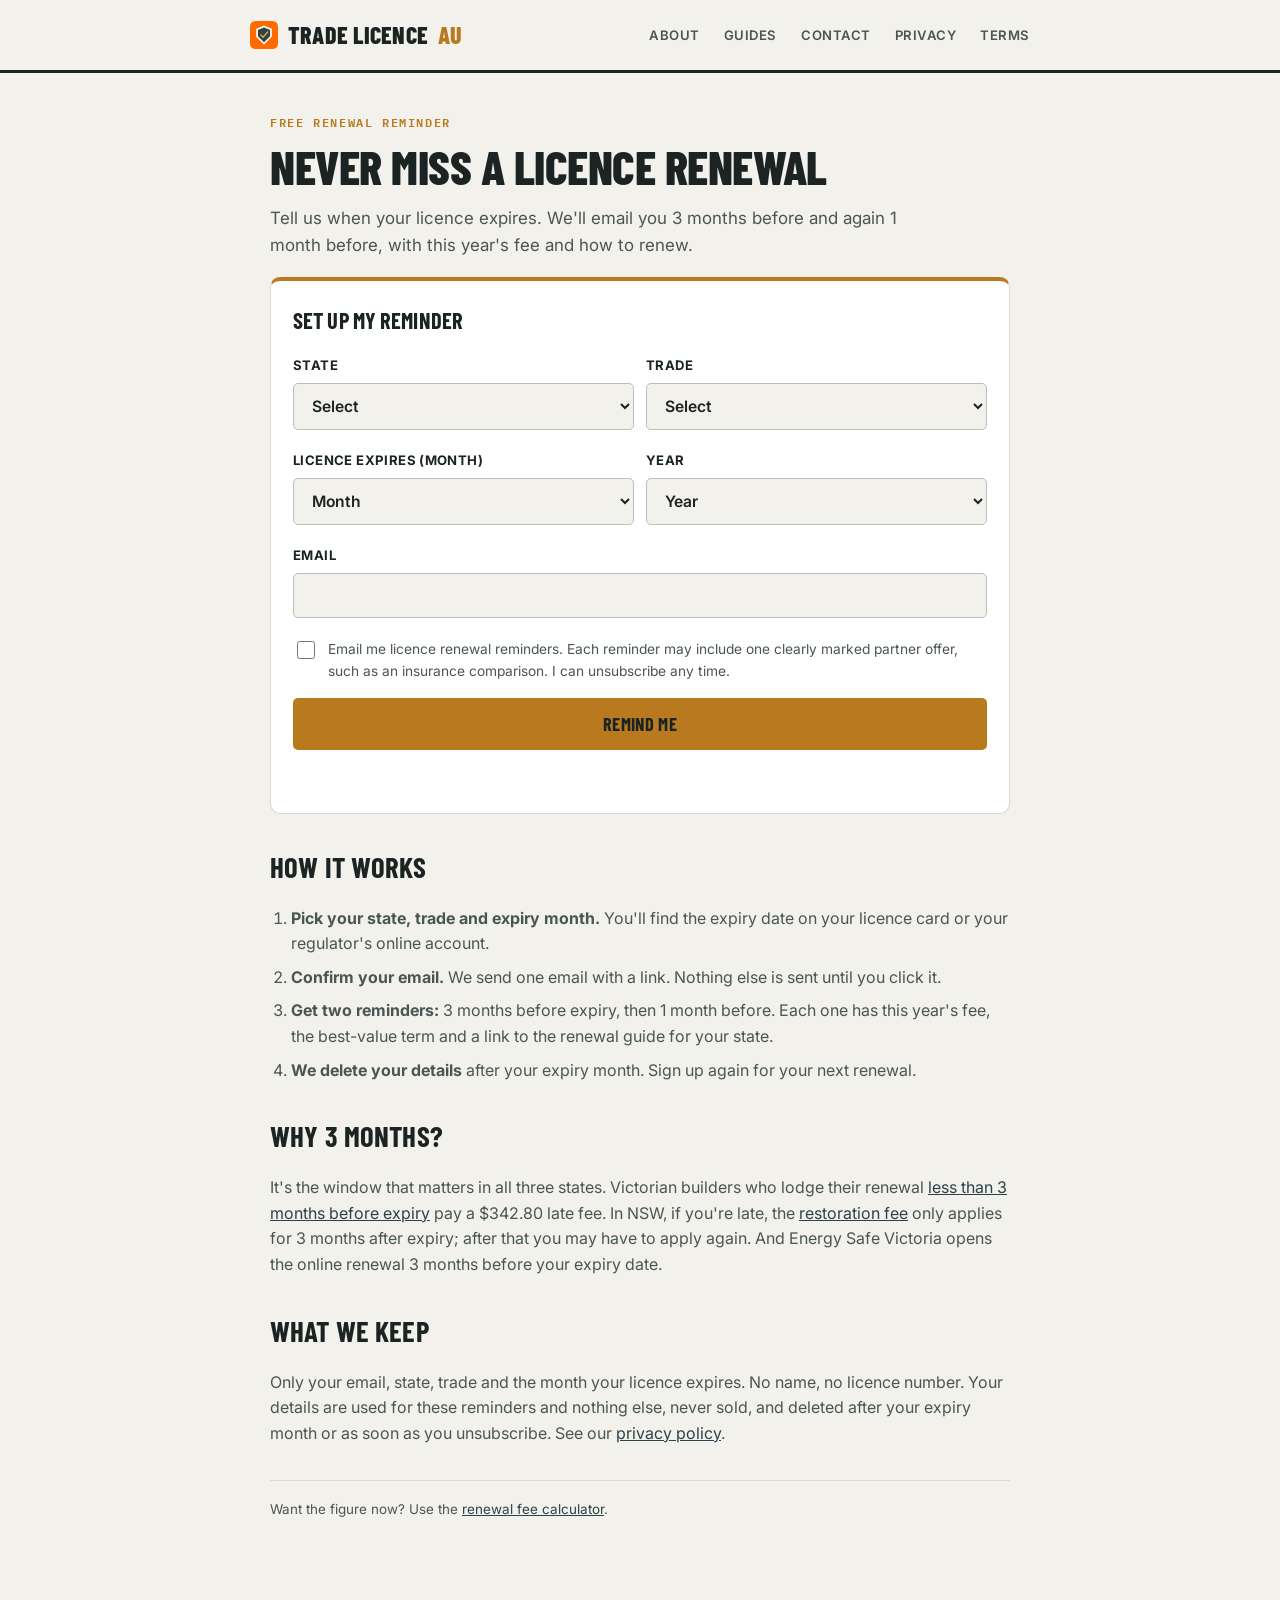
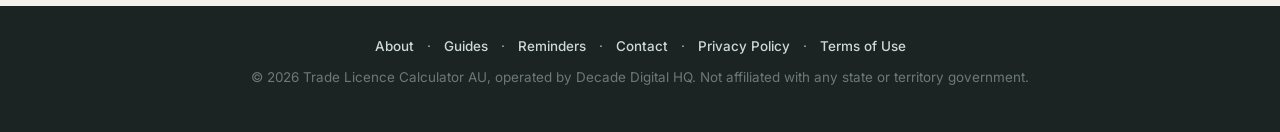
<file: reminders.html>
<!DOCTYPE html>
<html lang="en-AU">
<head>
<meta charset="UTF-8">
<meta name="viewport" content="width=device-width, initial-scale=1.0">
<title>Free Trade Licence Renewal Reminder: NSW, VIC, QLD, WA &amp; SA</title>
<meta name="description" content="Get a free email 3 months and 1 month before your electrician, plumber or builder licence expires, so you renew on time and avoid late or restoration fees.">
<link rel="preconnect" href="https://fonts.googleapis.com">
<link rel="preconnect" href="https://fonts.gstatic.com" crossorigin>
<link rel="icon" href="favicon.ico" sizes="any">
<link rel="icon" href="favicon-32x32.png" type="image/png" sizes="32x32">
<link rel="icon" href="favicon-16x16.png" type="image/png" sizes="16x16">
<link rel="apple-touch-icon" href="apple-touch-icon.png">
<link rel="canonical" href="https://tradelicencecalculator.com.au/reminders">
<link rel="stylesheet" href="styles.css">
<script src="/analytics.js" defer></script>
<script src="/remind.js" defer></script>
<meta property="og:type" content="website">
<meta property="og:title" content="Free Trade Licence Renewal Reminder">
<meta property="og:description" content="An email 3 months and 1 month before your licence expires. Free, and you can unsubscribe any time.">
<meta property="og:url" content="https://tradelicencecalculator.com.au/reminders">
<meta property="og:site_name" content="Trade Licence Calculator AU">
<meta property="og:image" content="https://tradelicencecalculator.com.au/og-image.png">
</head>
<body class="legal-page">

<header>
  <div class="inner">
    <a href="/" class="logo">
      <svg width="28" height="28" viewBox="0 0 512 512" aria-hidden="true">
        <rect width="512" height="512" rx="100" fill="#ff6a00"/>
        <polygon points="256,80 400,140 400,290 256,432 112,290 112,140" fill="#f2f1ec"/>
        <polygon points="256,120 366,166 366,280 256,388 146,280 146,166" fill="#2c4249"/>
        <path d="M200 258 L238 296 L322 202" stroke="#e8a33d" stroke-width="26" fill="none" stroke-linecap="round" stroke-linejoin="round"/>
      </svg>
      Trade Licence <span style="color:var(--amber-deep)">AU</span>
    </a>
    <nav>
      <a href="/about">About</a>
      <a href="/guides">Guides</a>
      <a href="/contact">Contact</a>
      <a href="/privacy">Privacy</a>
      <a href="/terms">Terms</a>
    </nav>
  </div>
</header>

<main>
  <div class="eyebrow">Free renewal reminder</div>
  <h1>Never miss a licence renewal</h1>
  <p class="subtitle">Tell us when your licence expires. We'll email you 3 months before and again 1 month before, with this year's fee and how to renew.</p>

  <div class="notice" id="statusNotice" hidden></div>

  <form class="remind-form" action="/api/remind" method="post" novalidate>
    <h2 class="remind-title">Set up my reminder</h2>
    <div class="field-row">
      <div class="field">
        <label for="r-state">State</label>
        <select id="r-state" name="state" required>
          <option value="">Select</option>
          <option value="NSW">New South Wales</option>
          <option value="VIC">Victoria</option>
          <option value="QLD">Queensland</option>
          <option value="WA">Western Australia</option>
          <option value="SA">South Australia</option>
        </select>
      </div>
      <div class="field">
        <label for="r-trade">Trade</label>
        <select id="r-trade" name="trade" required>
          <option value="">Select</option>
          <option value="electrician">Electrician</option>
          <option value="plumber">Plumber</option>
          <option value="builder">Builder</option>
        </select>
      </div>
    </div>
    <div class="field-row">
      <div class="field">
        <label for="r-month">Licence expires (month)</label>
        <select id="r-month" required>
          <option value="">Month</option>
          <option value="01">January</option><option value="02">February</option><option value="03">March</option>
          <option value="04">April</option><option value="05">May</option><option value="06">June</option>
          <option value="07">July</option><option value="08">August</option><option value="09">September</option>
          <option value="10">October</option><option value="11">November</option><option value="12">December</option>
        </select>
      </div>
      <div class="field">
        <label for="r-year">Year</label>
        <select id="r-year" required>
          <option value="">Year</option>
        </select>
      </div>
    </div>
    <input type="hidden" name="expiry" value="">
    <div class="field">
      <label for="r-email">Email</label>
      <input id="r-email" name="email" type="email" autocomplete="email" required>
    </div>
    <div class="hp" aria-hidden="true">
      <label for="r-fax">Leave this empty</label>
      <input id="r-fax" name="fax_number" type="text" tabindex="-1" autocomplete="off">
    </div>
    <label class="check">
      <input type="checkbox" name="consent" value="yes" required>
      <span>Email me licence renewal reminders. Each reminder may include one clearly marked partner offer, such as an insurance comparison. I can unsubscribe any time.</span>
    </label>
    <button class="calc-btn" type="submit">Remind me</button>
    <p class="form-msg" role="status" aria-live="polite"></p>
  </form>

  <h2>How it works</h2>
  <ol class="steps">
    <li><strong>Pick your state, trade and expiry month.</strong> You'll find the expiry date on your licence card or your regulator's online account.</li>
    <li><strong>Confirm your email.</strong> We send one email with a link. Nothing else is sent until you click it.</li>
    <li><strong>Get two reminders:</strong> 3 months before expiry, then 1 month before. Each one has this year's fee, the best-value term and a link to the renewal guide for your state.</li>
    <li><strong>We delete your details</strong> after your expiry month. Sign up again for your next renewal.</li>
  </ol>

  <h2>Why 3 months?</h2>
  <p>It's the window that matters in all three states. Victorian builders who lodge their renewal <a href="/vic-licence-renewal-guide">less than 3 months before expiry</a> pay a $342.80 late fee. In NSW, if you're late, the <a href="/nsw-licence-renewal-guide">restoration fee</a> only applies for 3 months after expiry; after that you may have to apply again. And Energy Safe Victoria opens the online renewal 3 months before your expiry date.</p>

  <h2>What we keep</h2>
  <p>Only your email, state, trade and the month your licence expires. No name, no licence number. Your details are used for these reminders and nothing else, never sold, and deleted after your expiry month or as soon as you unsubscribe. See our <a href="/privacy">privacy policy</a>.</p>

  <p class="source-note">Want the figure now? Use the <a href="/">renewal fee calculator</a>.</p>
</main>

<footer>
  <div>
    <a href="/about">About</a> ·
    <a href="/guides">Guides</a> ·
    <a href="/reminders">Reminders</a> ·
    <a href="/contact">Contact</a> ·
    <a href="/privacy">Privacy Policy</a> ·
    <a href="/terms">Terms of Use</a>
  </div>
  <p style="margin-top:10px;">© <span id="year"></span> Trade Licence Calculator AU, operated by Decade Digital HQ. Not affiliated with any state or territory government.</p>
</footer>
<script>document.getElementById('year').textContent = new Date().getFullYear();</script>
</body>
</html>
</file>
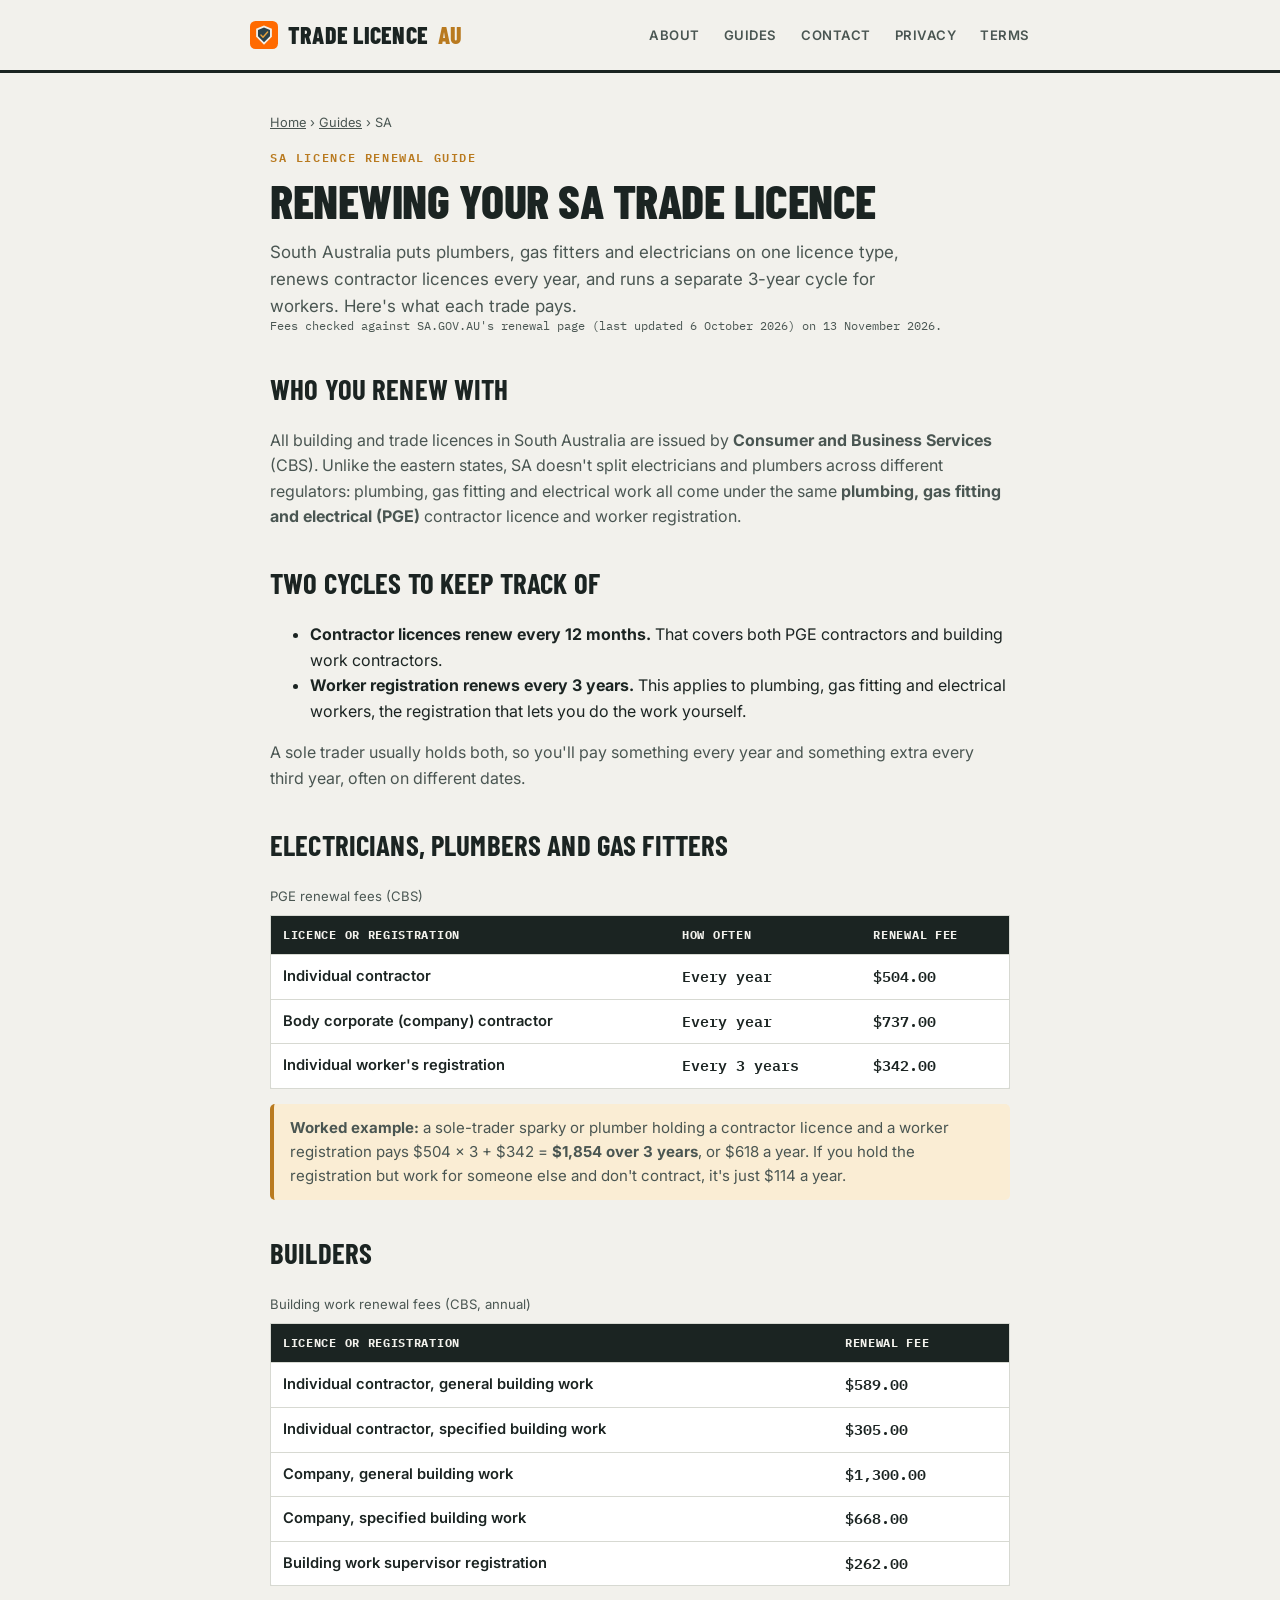
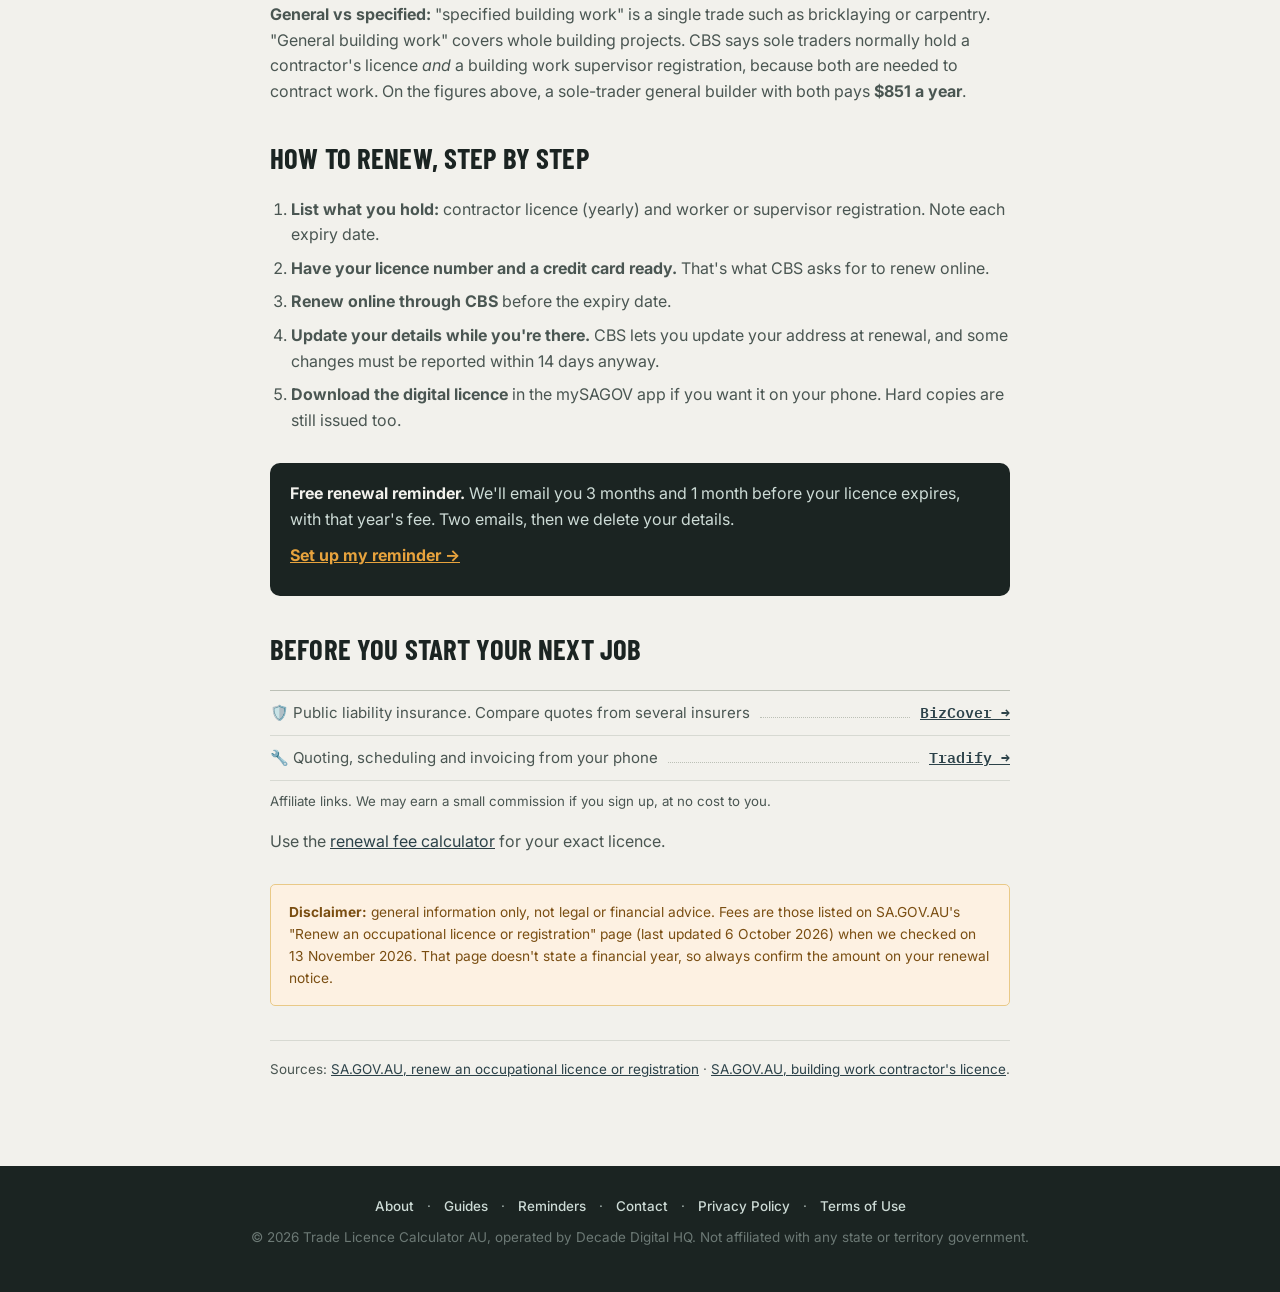
<file: sa-licence-renewal-guide.html>
<!DOCTYPE html>
<html lang="en-AU">
<head>
<meta charset="UTF-8">
<meta name="viewport" content="width=device-width, initial-scale=1.0">
<title>SA Licence Renewal Fees: Electrician, Plumber &amp; Builder (CBS)</title>
<meta name="description" content="Renewing a trade licence in South Australia: plumbing, gas fitting and electrical contractor $504 a year, worker registration $342 every 3 years, builders from $305.">
<link rel="preconnect" href="https://fonts.googleapis.com">
<link rel="preconnect" href="https://fonts.gstatic.com" crossorigin>
<link rel="icon" href="favicon.ico" sizes="any">
<link rel="icon" href="favicon-32x32.png" type="image/png" sizes="32x32">
<link rel="icon" href="favicon-16x16.png" type="image/png" sizes="16x16">
<link rel="apple-touch-icon" href="apple-touch-icon.png">
<link rel="canonical" href="https://tradelicencecalculator.com.au/sa-licence-renewal-guide">
<link rel="stylesheet" href="styles.css">
<script src="/analytics.js" defer></script>
<meta property="og:type" content="article">
<meta property="og:title" content="SA Licence Renewal Fees: Electrician, Plumber &amp; Builder (CBS)">
<meta property="og:description" content="South Australia's renewal fees for electricians, plumbers and builders, and the two cycles you need to keep track of.">
<meta property="og:url" content="https://tradelicencecalculator.com.au/sa-licence-renewal-guide">
<meta property="og:site_name" content="Trade Licence Calculator AU">
<meta property="og:image" content="https://tradelicencecalculator.com.au/og-image.png">
<script type="application/ld+json">
{
  "@context": "https://schema.org",
  "@graph": [
    {
      "@type": "Article",
      "headline": "SA licence renewal fees: electrician, plumber and builder",
      "datePublished": "2026-11-13",
      "dateModified": "2026-11-13",
      "author": { "@type": "Organization", "name": "Trade Licence Calculator AU" },
      "publisher": { "@type": "Organization", "name": "Decade Digital HQ" },
      "mainEntityOfPage": "https://tradelicencecalculator.com.au/sa-licence-renewal-guide",
      "image": "https://tradelicencecalculator.com.au/og-image.png"
    },
    {
      "@type": "BreadcrumbList",
      "itemListElement": [
        { "@type": "ListItem", "position": 1, "name": "Home", "item": "https://tradelicencecalculator.com.au/" },
        { "@type": "ListItem", "position": 2, "name": "Guides", "item": "https://tradelicencecalculator.com.au/guides" },
        { "@type": "ListItem", "position": 3, "name": "SA renewal guide", "item": "https://tradelicencecalculator.com.au/sa-licence-renewal-guide" }
      ]
    },
    {
      "@type": "FAQPage",
      "mainEntity": [
        { "@type": "Question", "name": "How much does it cost to renew an electrical or plumbing contractor licence in SA?", "acceptedAnswer": { "@type": "Answer", "text": "Consumer and Business Services lists the annual renewal fee for an individual plumbing, gas fitting and electrical contractor at $504, or $737 for a company. Worker registration is renewed every three years for $342." } },
        { "@type": "Question", "name": "How often do you renew a licence in South Australia?", "acceptedAnswer": { "@type": "Answer", "text": "CBS occupational licences must be renewed every 12 months. Plumbing, gas fitting and electrical workers' registration is renewed every three years." } }
      ]
    }
  ]
}
</script>
</head>
<body class="legal-page">

<header>
  <div class="inner">
    <a href="/" class="logo">
      <svg width="28" height="28" viewBox="0 0 512 512" aria-hidden="true">
        <rect width="512" height="512" rx="100" fill="#ff6a00"/>
        <polygon points="256,80 400,140 400,290 256,432 112,290 112,140" fill="#f2f1ec"/>
        <polygon points="256,120 366,166 366,280 256,388 146,280 146,166" fill="#2c4249"/>
        <path d="M200 258 L238 296 L322 202" stroke="#e8a33d" stroke-width="26" fill="none" stroke-linecap="round" stroke-linejoin="round"/>
      </svg>
      Trade Licence <span style="color:var(--amber-deep)">AU</span>
    </a>
    <nav>
      <a href="/about">About</a>
      <a href="/guides">Guides</a>
      <a href="/contact">Contact</a>
      <a href="/privacy">Privacy</a>
      <a href="/terms">Terms</a>
    </nav>
  </div>
</header>

<main>
  <div class="breadcrumb"><a href="/">Home</a> › <a href="/guides">Guides</a> › SA</div>
  <div class="eyebrow">SA Licence Renewal Guide</div>
  <h1>Renewing your SA trade licence</h1>

  <p class="subtitle">South Australia puts plumbers, gas fitters and electricians on one licence type, renews contractor licences every year, and runs a separate 3-year cycle for workers. Here's what each trade pays.</p>
  <p class="updated">Fees checked against SA.GOV.AU's renewal page (last updated 6 October 2026) on 13 November 2026.</p>

  <h2>Who you renew with</h2>
  <p>All building and trade licences in South Australia are issued by <strong>Consumer and Business Services</strong> (CBS). Unlike the eastern states, SA doesn't split electricians and plumbers across different regulators: plumbing, gas fitting and electrical work all come under the same <strong>plumbing, gas fitting and electrical (PGE)</strong> contractor licence and worker registration.</p>

  <h2>Two cycles to keep track of</h2>
  <ul class="steps">
    <li><strong>Contractor licences renew every 12 months.</strong> That covers both PGE contractors and building work contractors.</li>
    <li><strong>Worker registration renews every 3 years.</strong> This applies to plumbing, gas fitting and electrical workers, the registration that lets you do the work yourself.</li>
  </ul>
  <p>A sole trader usually holds both, so you'll pay something every year and something extra every third year, often on different dates.</p>

  <h2>Electricians, plumbers and gas fitters</h2>
  <div class="table-wrap">
    <table class="fee-table">
      <caption>PGE renewal fees (CBS)</caption>
      <thead><tr><th scope="col">Licence or registration</th><th scope="col">How often</th><th scope="col">Renewal fee</th></tr></thead>
      <tbody>
        <tr><th scope="row">Individual contractor</th><td>Every year</td><td>$504.00</td></tr>
        <tr><th scope="row">Body corporate (company) contractor</th><td>Every year</td><td>$737.00</td></tr>
        <tr><th scope="row">Individual worker's registration</th><td>Every 3 years</td><td>$342.00</td></tr>
      </tbody>
    </table>
  </div>
  <p class="tip"><strong>Worked example:</strong> a sole-trader sparky or plumber holding a contractor licence and a worker registration pays $504 × 3 + $342 = <strong>$1,854 over 3 years</strong>, or $618 a year. If you hold the registration but work for someone else and don't contract, it's just $114 a year.</p>

  <h2>Builders</h2>
  <div class="table-wrap">
    <table class="fee-table">
      <caption>Building work renewal fees (CBS, annual)</caption>
      <thead><tr><th scope="col">Licence or registration</th><th scope="col">Renewal fee</th></tr></thead>
      <tbody>
        <tr><th scope="row">Individual contractor, general building work</th><td>$589.00</td></tr>
        <tr><th scope="row">Individual contractor, specified building work</th><td>$305.00</td></tr>
        <tr><th scope="row">Company, general building work</th><td>$1,300.00</td></tr>
        <tr><th scope="row">Company, specified building work</th><td>$668.00</td></tr>
        <tr><th scope="row">Building work supervisor registration</th><td>$262.00</td></tr>
      </tbody>
    </table>
  </div>
  <p><strong>General vs specified:</strong> "specified building work" is a single trade such as bricklaying or carpentry. "General building work" covers whole building projects. CBS says sole traders normally hold a contractor's licence <em>and</em> a building work supervisor registration, because both are needed to contract work. On the figures above, a sole-trader general builder with both pays <strong>$851 a year</strong>.</p>

  <h2>How to renew, step by step</h2>
  <ol class="steps">
    <li><strong>List what you hold:</strong> contractor licence (yearly) and worker or supervisor registration. Note each expiry date.</li>
    <li><strong>Have your licence number and a credit card ready.</strong> That's what CBS asks for to renew online.</li>
    <li><strong>Renew online through CBS</strong> before the expiry date.</li>
    <li><strong>Update your details while you're there.</strong> CBS lets you update your address at renewal, and some changes must be reported within 14 days anyway.</li>
    <li><strong>Download the digital licence</strong> in the mySAGOV app if you want it on your phone. Hard copies are still issued too.</li>
  </ol>

  <div class="remind-cta">
    <p><strong>Free renewal reminder.</strong> We'll email you 3 months and 1 month before your licence expires, with that year's fee. Two emails, then we delete your details.</p>
    <p><a href="/reminders">Set up my reminder &rarr;</a></p>
  </div>

  <h2>Before you start your next job</h2>
  <div class="ledger">
    <div class="ledger-row">
      <span class="label">🛡️ Public liability insurance. Compare quotes from several insurers</span>
      <span class="filler"></span>
      <span class="value"><a href="https://insure.bizcover.com.au/OccupationSelection?utm_source=DDHQ&utm_medium=Form&utm_campaign=DDHQ" target="_blank" rel="sponsored nofollow noopener">BizCover →</a></span>
    </div>
    <div class="ledger-row">
      <span class="label">🔧 Quoting, scheduling and invoicing from your phone</span>
      <span class="filler"></span>
      <span class="value"><a href="https://www.tradifyhq.com/mates-rates?referralCode=S6Y2HK" target="_blank" rel="sponsored nofollow noopener">Tradify →</a></span>
    </div>
  </div>
  <p class="ledger-note">Affiliate links. We may earn a small commission if you sign up, at no cost to you.</p>

  <p>Use the <a href="/">renewal fee calculator</a> for your exact licence.</p>

  <div class="disclaimer">
    <strong>Disclaimer:</strong> general information only, not legal or financial advice. Fees are those listed on SA.GOV.AU's "Renew an occupational licence or registration" page (last updated 6 October 2026) when we checked on 13 November 2026. That page doesn't state a financial year, so always confirm the amount on your renewal notice.
  </div>

  <p class="source-note">Sources: <a href="https://www.sa.gov.au/topics/business-and-trade/licensing/building-and-trades/renew-your-licence" target="_blank" rel="noopener">SA.GOV.AU, renew an occupational licence or registration</a> · <a href="https://www.sa.gov.au/topics/business-and-trade/licensing/building-and-trades/building-work-contractor-s-licence" target="_blank" rel="noopener">SA.GOV.AU, building work contractor's licence</a>.</p>

</main>

<footer>
  <div>
    <a href="/about">About</a> ·
    <a href="/guides">Guides</a> ·
    <a href="/reminders">Reminders</a> ·
    <a href="/contact">Contact</a> ·
    <a href="/privacy">Privacy Policy</a> ·
    <a href="/terms">Terms of Use</a>
  </div>
  <p style="margin-top:10px;">© <span id="year"></span> Trade Licence Calculator AU, operated by Decade Digital HQ. Not affiliated with any state or territory government.</p>
</footer>
<script>document.getElementById('year').textContent = new Date().getFullYear();</script>
</body>
</html>
</file>
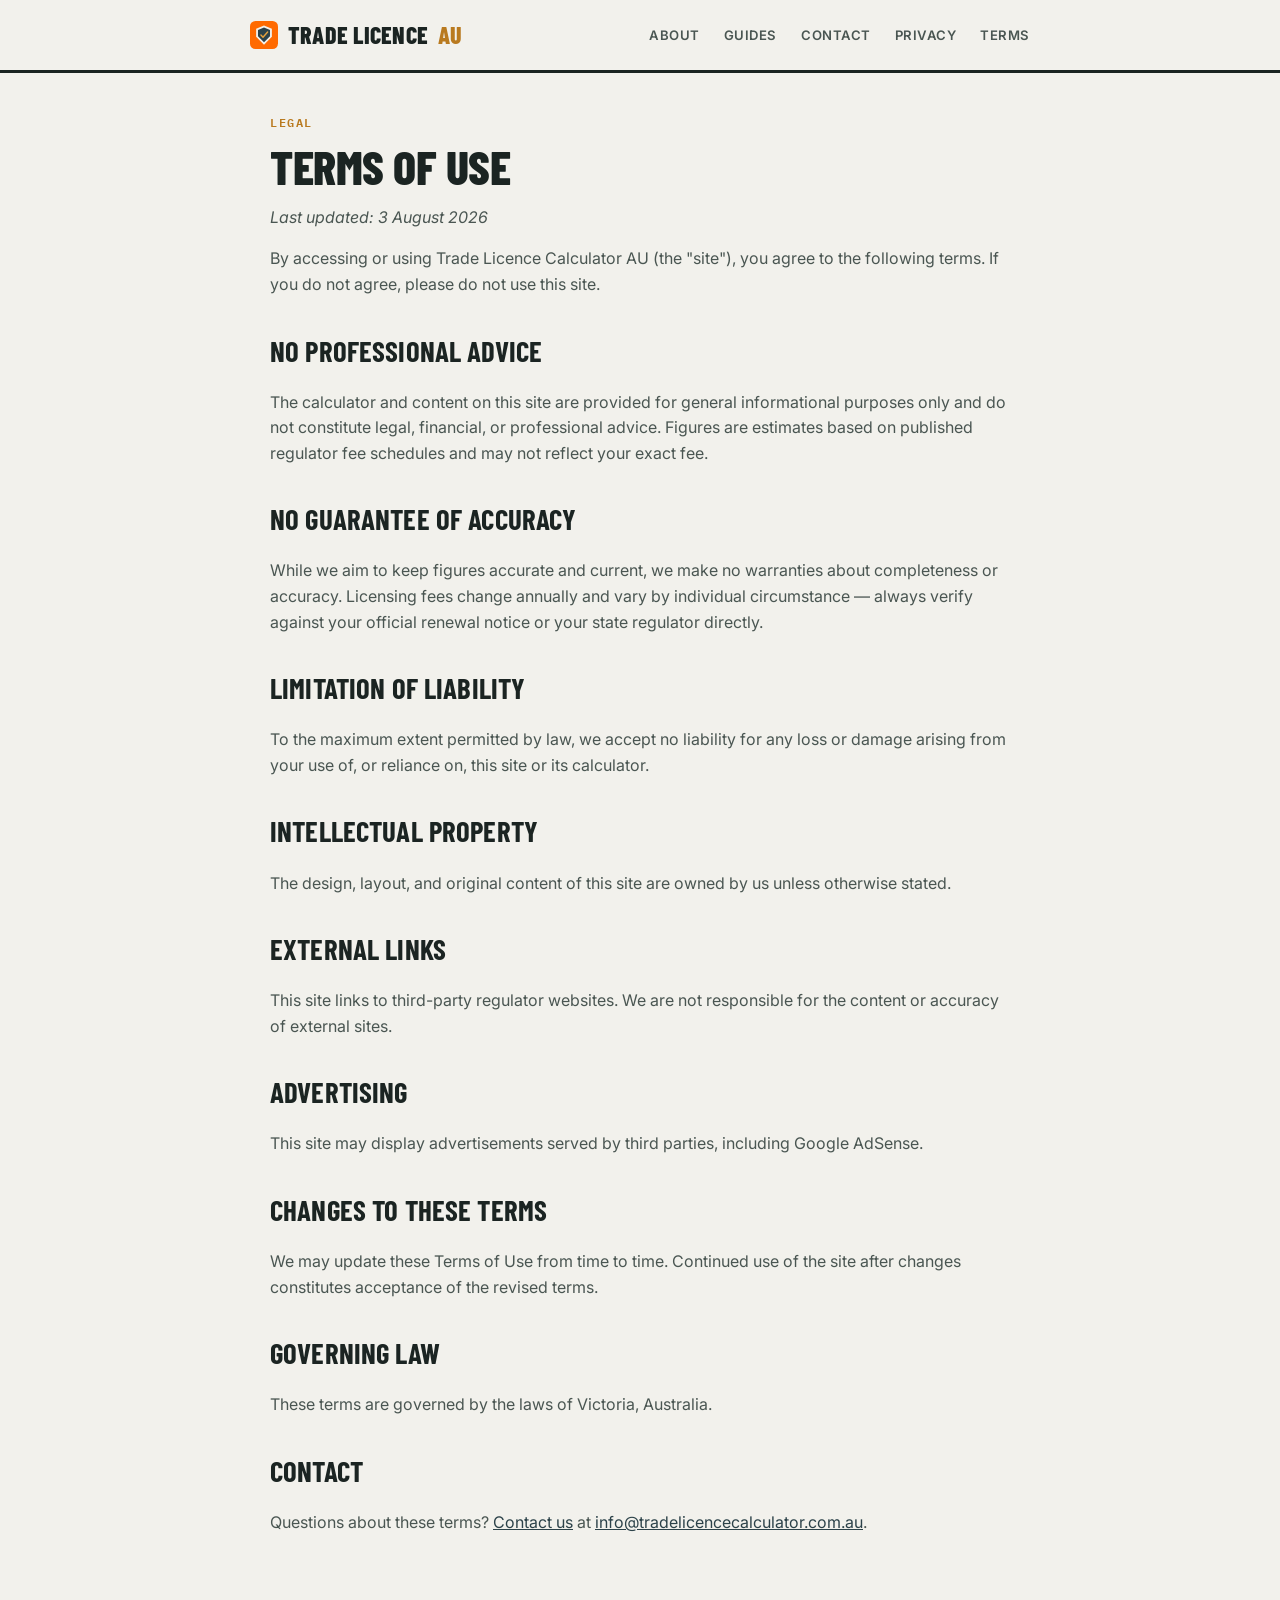
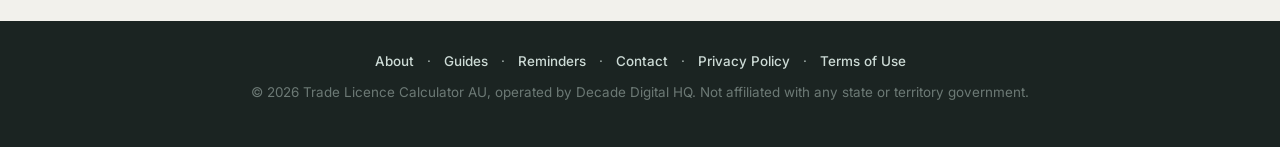
<file: terms.html>
<!DOCTYPE html>
<html lang="en-AU">
<head>
<meta charset="UTF-8">
<meta name="viewport" content="width=device-width, initial-scale=1.0">
<title>Terms of Use — Trade Licence Calculator AU</title>
<meta name="description" content="Terms of Use for Trade Licence Calculator AU.">
<link rel="preconnect" href="https://fonts.googleapis.com">
<link rel="preconnect" href="https://fonts.gstatic.com" crossorigin>
<link rel="icon" href="favicon.ico" sizes="any">
<link rel="icon" href="favicon-32x32.png" type="image/png" sizes="32x32">
<link rel="icon" href="favicon-16x16.png" type="image/png" sizes="16x16">
<link rel="apple-touch-icon" href="apple-touch-icon.png">
<link rel="canonical" href="https://tradelicencecalculator.com.au/terms">
<link rel="stylesheet" href="styles.css">
<script src="/analytics.js" defer></script>
</head>
<body class="legal-page">

<header>
  <div class="inner">
    <a href="/" class="logo">
      <svg width="28" height="28" viewBox="0 0 512 512" aria-hidden="true">
        <rect width="512" height="512" rx="100" fill="#ff6a00"/>
        <polygon points="256,80 400,140 400,290 256,432 112,290 112,140" fill="#f2f1ec"/>
        <polygon points="256,120 366,166 366,280 256,388 146,280 146,166" fill="#2c4249"/>
        <path d="M200 258 L238 296 L322 202" stroke="#e8a33d" stroke-width="26" fill="none" stroke-linecap="round" stroke-linejoin="round"/>
      </svg>
      Trade Licence <span style="color:var(--amber-deep)">AU</span>
    </a>
    <nav>
      <a href="/about">About</a>
      <a href="/guides">Guides</a>
      <a href="/contact">Contact</a>
      <a href="/privacy">Privacy</a>
      <a href="/terms">Terms</a>
    </nav>
  </div>
</header>

<main>
  <div class="eyebrow">Legal</div>
  <h1>Terms of Use</h1>
  <p><em>Last updated: 3 August 2026</em></p>

  <p>By accessing or using Trade Licence Calculator AU (the "site"), you agree to the following terms. If you do not agree, please do not use this site.</p>

  <h2>No professional advice</h2>
  <p>The calculator and content on this site are provided for general informational purposes only and do not constitute legal, financial, or professional advice. Figures are estimates based on published regulator fee schedules and may not reflect your exact fee.</p>

  <h2>No guarantee of accuracy</h2>
  <p>While we aim to keep figures accurate and current, we make no warranties about completeness or accuracy. Licensing fees change annually and vary by individual circumstance — always verify against your official renewal notice or your state regulator directly.</p>

  <h2>Limitation of liability</h2>
  <p>To the maximum extent permitted by law, we accept no liability for any loss or damage arising from your use of, or reliance on, this site or its calculator.</p>

  <h2>Intellectual property</h2>
  <p>The design, layout, and original content of this site are owned by us unless otherwise stated.</p>

  <h2>External links</h2>
  <p>This site links to third-party regulator websites. We are not responsible for the content or accuracy of external sites.</p>

  <h2>Advertising</h2>
  <p>This site may display advertisements served by third parties, including Google AdSense.</p>

  <h2>Changes to these terms</h2>
  <p>We may update these Terms of Use from time to time. Continued use of the site after changes constitutes acceptance of the revised terms.</p>

  <h2>Governing law</h2>
  <p>These terms are governed by the laws of Victoria, Australia.</p>

  <h2>Contact</h2>
  <p>Questions about these terms? <a href="/contact">Contact us</a> at <a href="mailto:info@tradelicencecalculator.com.au">info@tradelicencecalculator.com.au</a>.</p>
</main>

<footer>
  <div>
    <a href="/about">About</a> ·
    <a href="/guides">Guides</a> ·
    <a href="/reminders">Reminders</a> ·
    <a href="/contact">Contact</a> ·
    <a href="/privacy">Privacy Policy</a> ·
    <a href="/terms">Terms of Use</a>
  </div>
  <p style="margin-top:10px;">© <span id="year"></span> Trade Licence Calculator AU, operated by Decade Digital HQ. Not affiliated with any state or territory government.</p>
</footer>
<script>document.getElementById('year').textContent = new Date().getFullYear();</script>
</body>
</html>
</file>
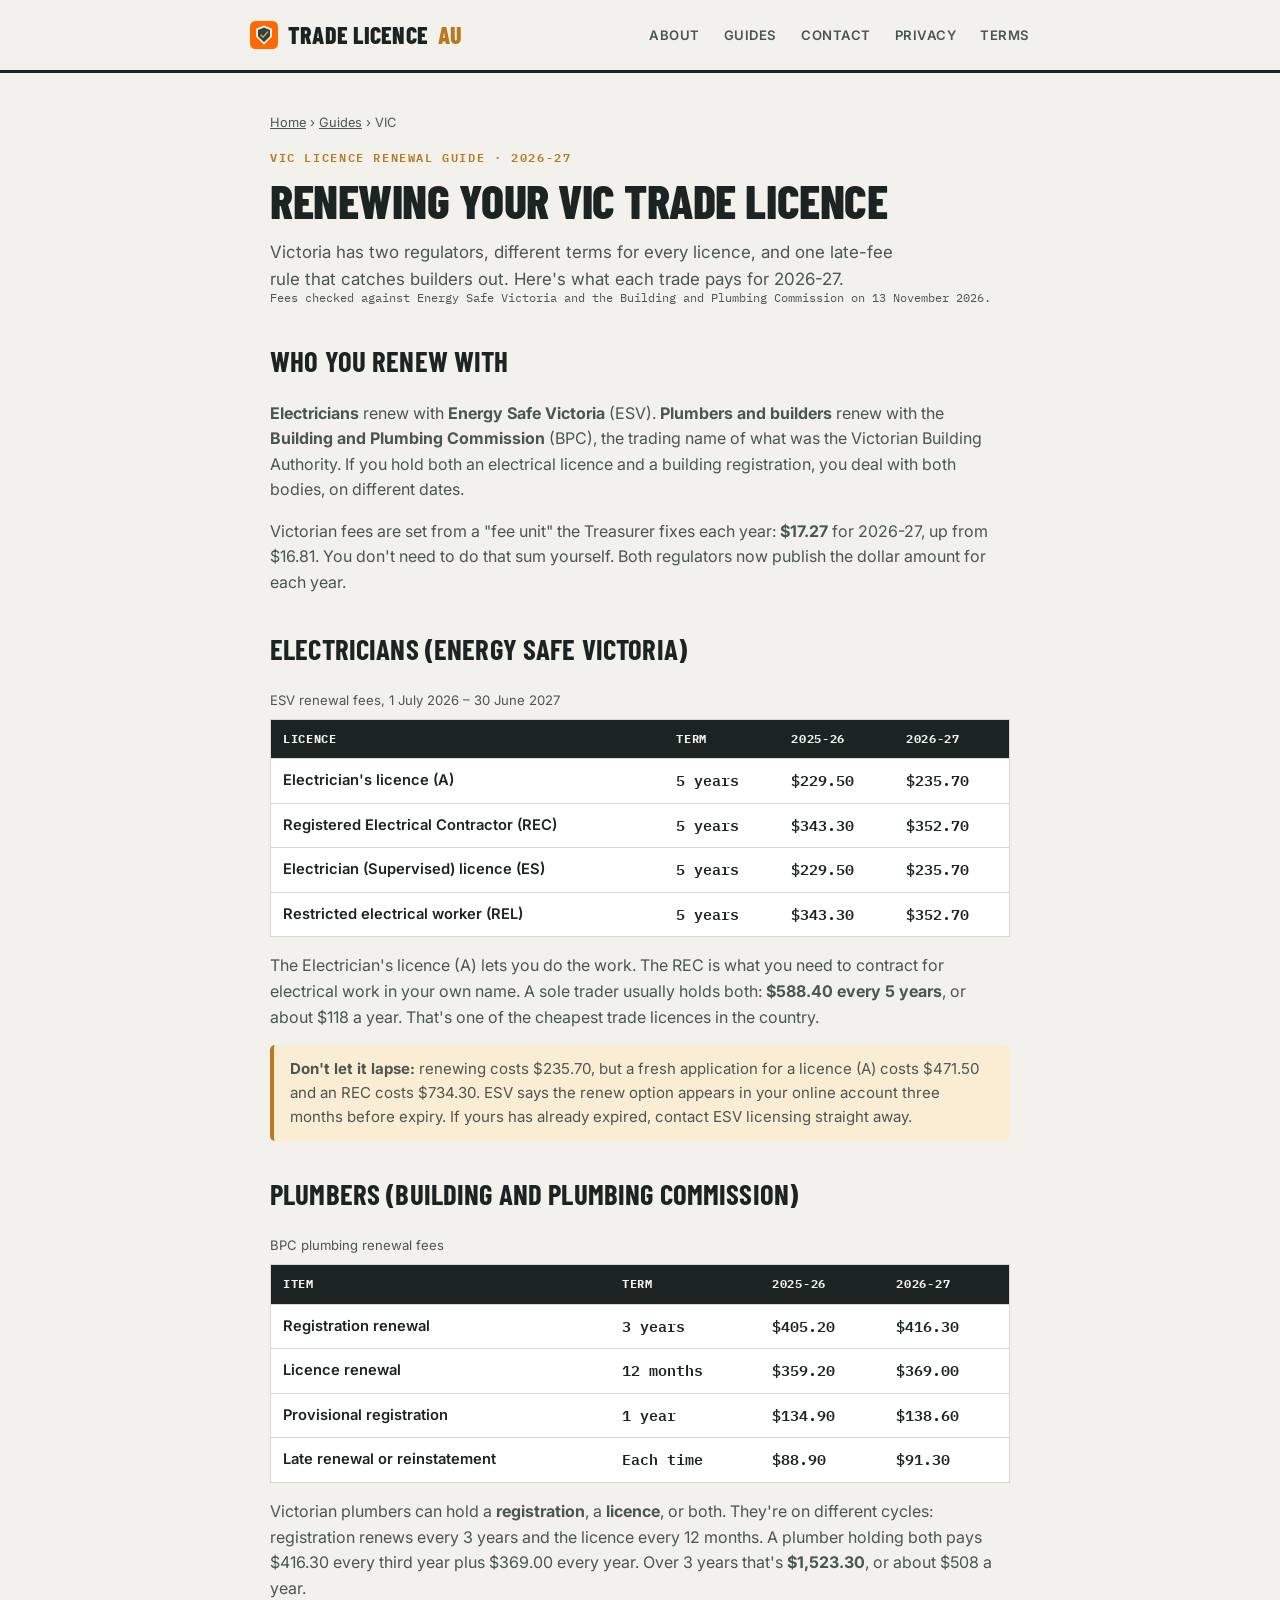
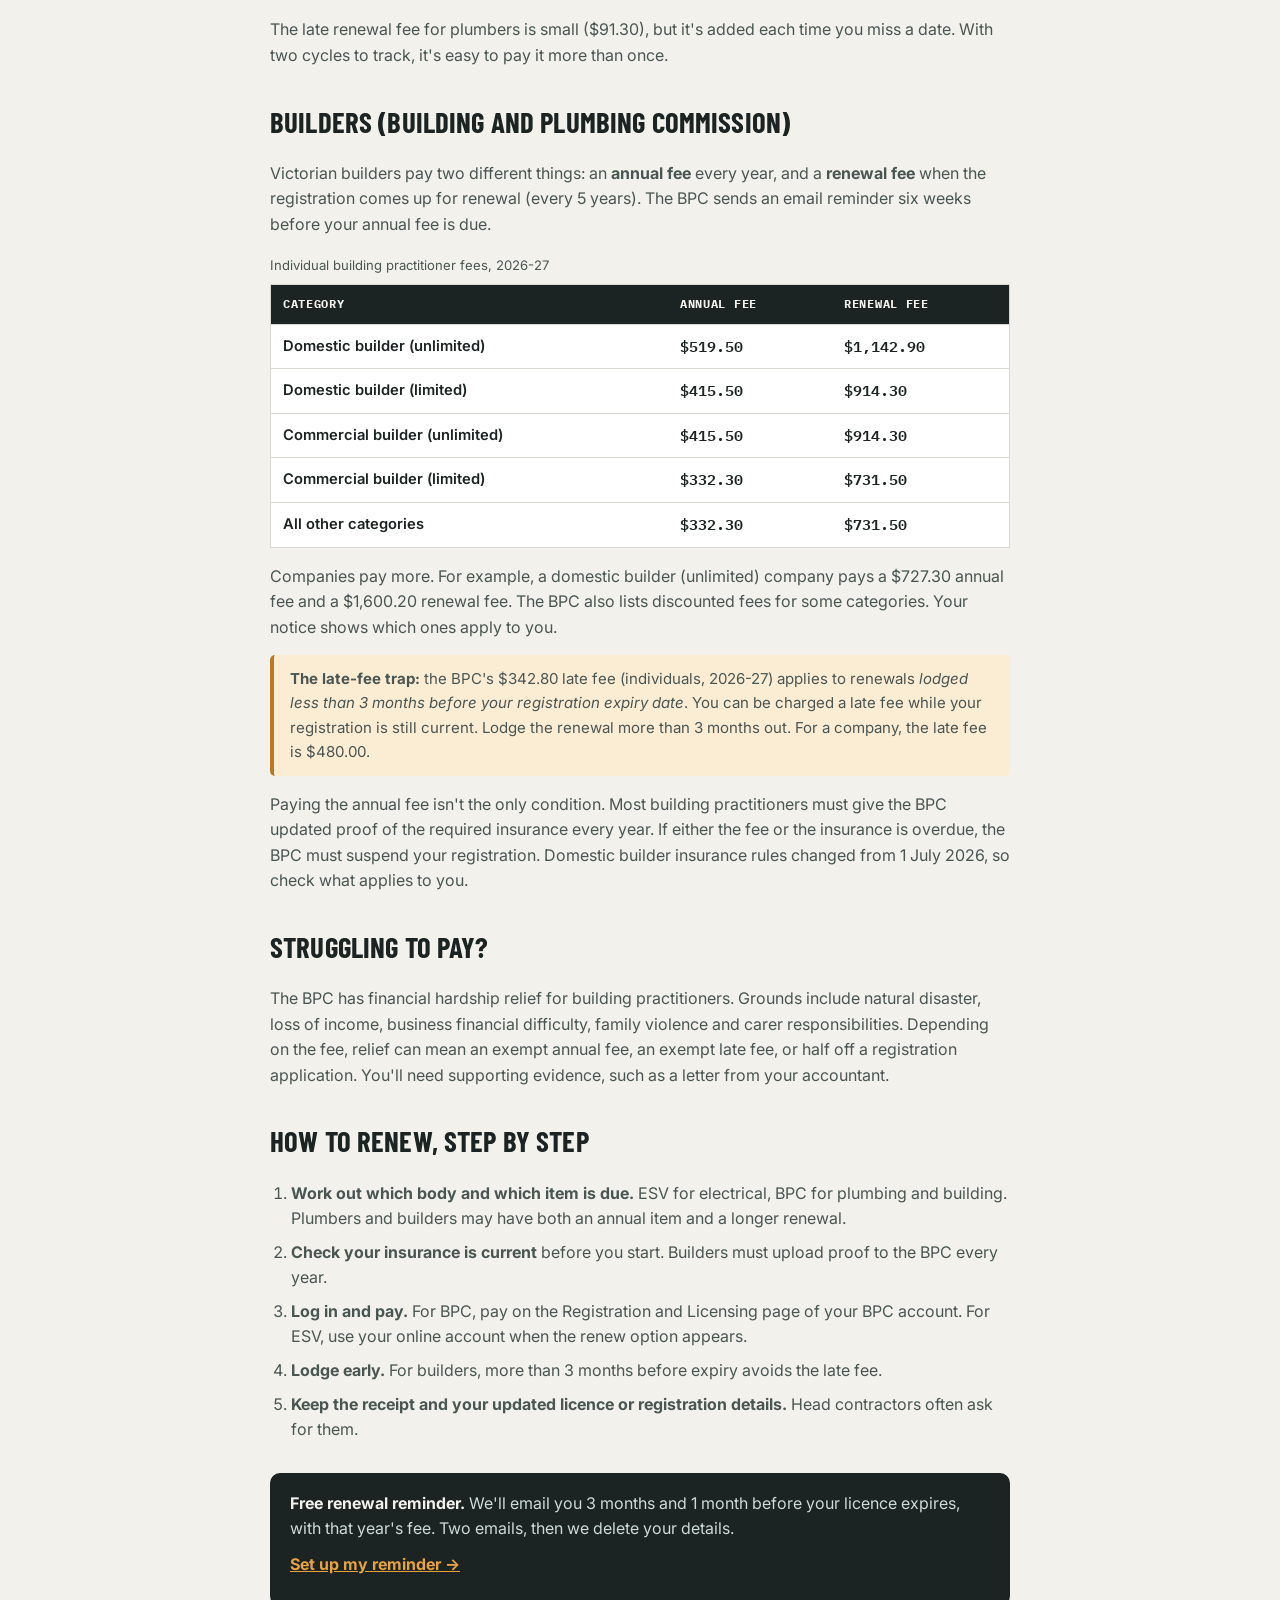
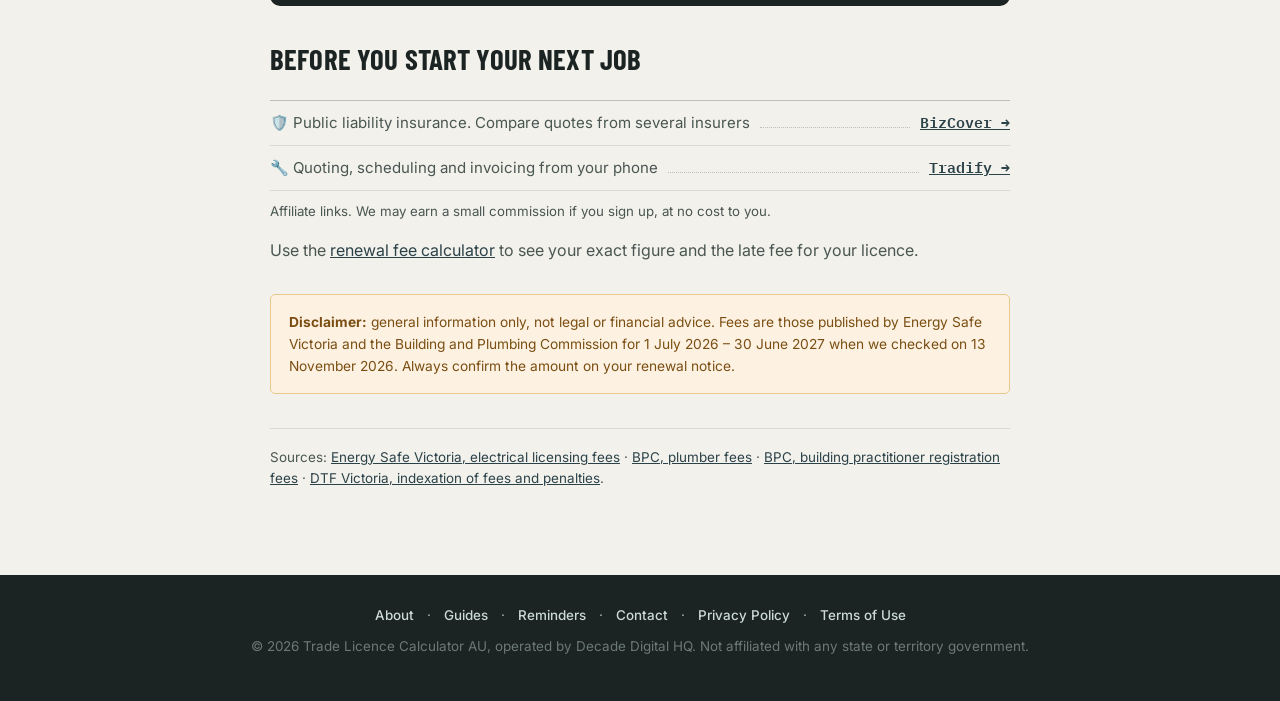
<file: vic-licence-renewal-guide.html>
<!DOCTYPE html>
<html lang="en-AU">
<head>
<meta charset="UTF-8">
<meta name="viewport" content="width=device-width, initial-scale=1.0">
<title>VIC Licence Renewal Fees 2026-27: Electrician, Plumber &amp; Builder</title>
<meta name="description" content="2026-27 renewal fees in Victoria: electrician's licence $235.70, REC $352.70, plumbing licence $369, builder annual fees from $332.30. Who to renew with and the late-fee trap.">
<link rel="preconnect" href="https://fonts.googleapis.com">
<link rel="preconnect" href="https://fonts.gstatic.com" crossorigin>
<link rel="icon" href="favicon.ico" sizes="any">
<link rel="icon" href="favicon-32x32.png" type="image/png" sizes="32x32">
<link rel="icon" href="favicon-16x16.png" type="image/png" sizes="16x16">
<link rel="apple-touch-icon" href="apple-touch-icon.png">
<link rel="canonical" href="https://tradelicencecalculator.com.au/vic-licence-renewal-guide">
<link rel="stylesheet" href="styles.css">
<script src="/analytics.js" defer></script>
<meta property="og:type" content="article">
<meta property="og:title" content="VIC Licence Renewal Fees 2026-27: Electrician, Plumber &amp; Builder">
<meta property="og:description" content="Victoria's 2026-27 renewal fees for electricians, plumbers and builders, and the late-fee trap builders fall into.">
<meta property="og:url" content="https://tradelicencecalculator.com.au/vic-licence-renewal-guide">
<meta property="og:site_name" content="Trade Licence Calculator AU">
<meta property="og:image" content="https://tradelicencecalculator.com.au/og-image.png">
<script type="application/ld+json">
{
  "@context": "https://schema.org",
  "@graph": [
    {
      "@type": "Article",
      "headline": "VIC licence renewal fees 2026-27: electrician, plumber and builder",
      "datePublished": "2026-09-28",
      "dateModified": "2026-11-13",
      "author": { "@type": "Organization", "name": "Trade Licence Calculator AU" },
      "publisher": { "@type": "Organization", "name": "Decade Digital HQ" },
      "mainEntityOfPage": "https://tradelicencecalculator.com.au/vic-licence-renewal-guide",
      "image": "https://tradelicencecalculator.com.au/og-image.png"
    },
    {
      "@type": "BreadcrumbList",
      "itemListElement": [
        { "@type": "ListItem", "position": 1, "name": "Home", "item": "https://tradelicencecalculator.com.au/" },
        { "@type": "ListItem", "position": 2, "name": "Guides", "item": "https://tradelicencecalculator.com.au/guides" },
        { "@type": "ListItem", "position": 3, "name": "VIC renewal guide", "item": "https://tradelicencecalculator.com.au/vic-licence-renewal-guide" }
      ]
    },
    {
      "@type": "FAQPage",
      "mainEntity": [
        { "@type": "Question", "name": "How much does it cost to renew an electrician's licence in Victoria?", "acceptedAnswer": { "@type": "Answer", "text": "For 2026-27 Energy Safe Victoria charges $235.70 to renew an Electrician's licence (A) for 5 years, and $352.70 to renew a Registered Electrical Contractor (REC) registration for 5 years." } },
        { "@type": "Question", "name": "When does the VIC builder late fee apply?", "acceptedAnswer": { "@type": "Answer", "text": "The Building and Plumbing Commission charges a $342.80 late fee (2026-27, individuals) for renewal applications lodged less than 3 months before the registration expiry date, so it can apply before your registration has expired." } }
      ]
    }
  ]
}
</script>
</head>
<body class="legal-page">

<header>
  <div class="inner">
    <a href="/" class="logo">
      <svg width="28" height="28" viewBox="0 0 512 512" aria-hidden="true">
        <rect width="512" height="512" rx="100" fill="#ff6a00"/>
        <polygon points="256,80 400,140 400,290 256,432 112,290 112,140" fill="#f2f1ec"/>
        <polygon points="256,120 366,166 366,280 256,388 146,280 146,166" fill="#2c4249"/>
        <path d="M200 258 L238 296 L322 202" stroke="#e8a33d" stroke-width="26" fill="none" stroke-linecap="round" stroke-linejoin="round"/>
      </svg>
      Trade Licence <span style="color:var(--amber-deep)">AU</span>
    </a>
    <nav>
      <a href="/about">About</a>
      <a href="/guides">Guides</a>
      <a href="/contact">Contact</a>
      <a href="/privacy">Privacy</a>
      <a href="/terms">Terms</a>
    </nav>
  </div>
</header>

<main>
  <div class="breadcrumb"><a href="/">Home</a> › <a href="/guides">Guides</a> › VIC</div>
  <div class="eyebrow">VIC Licence Renewal Guide · 2026-27</div>
  <h1>Renewing your VIC trade licence</h1>

  <p class="subtitle">Victoria has two regulators, different terms for every licence, and one late-fee rule that catches builders out. Here's what each trade pays for 2026-27.</p>
  <p class="updated">Fees checked against Energy Safe Victoria and the Building and Plumbing Commission on 13 November 2026.</p>

  <h2>Who you renew with</h2>
  <p><strong>Electricians</strong> renew with <strong>Energy Safe Victoria</strong> (ESV). <strong>Plumbers and builders</strong> renew with the <strong>Building and Plumbing Commission</strong> (BPC), the trading name of what was the Victorian Building Authority. If you hold both an electrical licence and a building registration, you deal with both bodies, on different dates.</p>
  <p>Victorian fees are set from a "fee unit" the Treasurer fixes each year: <strong>$17.27</strong> for 2026-27, up from $16.81. You don't need to do that sum yourself. Both regulators now publish the dollar amount for each year.</p>

  <h2>Electricians (Energy Safe Victoria)</h2>
  <div class="table-wrap">
    <table class="fee-table">
      <caption>ESV renewal fees, 1 July 2026 – 30 June 2027</caption>
      <thead><tr><th scope="col">Licence</th><th scope="col">Term</th><th scope="col">2025-26</th><th scope="col">2026-27</th></tr></thead>
      <tbody>
        <tr><th scope="row">Electrician's licence (A)</th><td>5 years</td><td>$229.50</td><td>$235.70</td></tr>
        <tr><th scope="row">Registered Electrical Contractor (REC)</th><td>5 years</td><td>$343.30</td><td>$352.70</td></tr>
        <tr><th scope="row">Electrician (Supervised) licence (ES)</th><td>5 years</td><td>$229.50</td><td>$235.70</td></tr>
        <tr><th scope="row">Restricted electrical worker (REL)</th><td>5 years</td><td>$343.30</td><td>$352.70</td></tr>
      </tbody>
    </table>
  </div>
  <p>The Electrician's licence (A) lets you do the work. The REC is what you need to contract for electrical work in your own name. A sole trader usually holds both: <strong>$588.40 every 5 years</strong>, or about $118 a year. That's one of the cheapest trade licences in the country.</p>
  <p class="tip"><strong>Don't let it lapse:</strong> renewing costs $235.70, but a fresh application for a licence (A) costs $471.50 and an REC costs $734.30. ESV says the renew option appears in your online account three months before expiry. If yours has already expired, contact ESV licensing straight away.</p>

  <h2>Plumbers (Building and Plumbing Commission)</h2>
  <div class="table-wrap">
    <table class="fee-table">
      <caption>BPC plumbing renewal fees</caption>
      <thead><tr><th scope="col">Item</th><th scope="col">Term</th><th scope="col">2025-26</th><th scope="col">2026-27</th></tr></thead>
      <tbody>
        <tr><th scope="row">Registration renewal</th><td>3 years</td><td>$405.20</td><td>$416.30</td></tr>
        <tr><th scope="row">Licence renewal</th><td>12 months</td><td>$359.20</td><td>$369.00</td></tr>
        <tr><th scope="row">Provisional registration</th><td>1 year</td><td>$134.90</td><td>$138.60</td></tr>
        <tr><th scope="row">Late renewal or reinstatement</th><td>Each time</td><td>$88.90</td><td>$91.30</td></tr>
      </tbody>
    </table>
  </div>
  <p>Victorian plumbers can hold a <strong>registration</strong>, a <strong>licence</strong>, or both. They're on different cycles: registration renews every 3 years and the licence every 12 months. A plumber holding both pays $416.30 every third year plus $369.00 every year. Over 3 years that's <strong>$1,523.30</strong>, or about $508 a year.</p>
  <p>The late renewal fee for plumbers is small ($91.30), but it's added each time you miss a date. With two cycles to track, it's easy to pay it more than once.</p>

  <h2>Builders (Building and Plumbing Commission)</h2>
  <p>Victorian builders pay two different things: an <strong>annual fee</strong> every year, and a <strong>renewal fee</strong> when the registration comes up for renewal (every 5 years). The BPC sends an email reminder six weeks before your annual fee is due.</p>
  <div class="table-wrap">
    <table class="fee-table">
      <caption>Individual building practitioner fees, 2026-27</caption>
      <thead><tr><th scope="col">Category</th><th scope="col">Annual fee</th><th scope="col">Renewal fee</th></tr></thead>
      <tbody>
        <tr><th scope="row">Domestic builder (unlimited)</th><td>$519.50</td><td>$1,142.90</td></tr>
        <tr><th scope="row">Domestic builder (limited)</th><td>$415.50</td><td>$914.30</td></tr>
        <tr><th scope="row">Commercial builder (unlimited)</th><td>$415.50</td><td>$914.30</td></tr>
        <tr><th scope="row">Commercial builder (limited)</th><td>$332.30</td><td>$731.50</td></tr>
        <tr><th scope="row">All other categories</th><td>$332.30</td><td>$731.50</td></tr>
      </tbody>
    </table>
  </div>
  <p>Companies pay more. For example, a domestic builder (unlimited) company pays a $727.30 annual fee and a $1,600.20 renewal fee. The BPC also lists discounted fees for some categories. Your notice shows which ones apply to you.</p>
  <p class="tip"><strong>The late-fee trap:</strong> the BPC's $342.80 late fee (individuals, 2026-27) applies to renewals <em>lodged less than 3 months before your registration expiry date</em>. You can be charged a late fee while your registration is still current. Lodge the renewal more than 3 months out. For a company, the late fee is $480.00.</p>
  <p>Paying the annual fee isn't the only condition. Most building practitioners must give the BPC updated proof of the required insurance every year. If either the fee or the insurance is overdue, the BPC must suspend your registration. Domestic builder insurance rules changed from 1 July 2026, so check what applies to you.</p>

  <h2>Struggling to pay?</h2>
  <p>The BPC has financial hardship relief for building practitioners. Grounds include natural disaster, loss of income, business financial difficulty, family violence and carer responsibilities. Depending on the fee, relief can mean an exempt annual fee, an exempt late fee, or half off a registration application. You'll need supporting evidence, such as a letter from your accountant.</p>

  <h2>How to renew, step by step</h2>
  <ol class="steps">
    <li><strong>Work out which body and which item is due.</strong> ESV for electrical, BPC for plumbing and building. Plumbers and builders may have both an annual item and a longer renewal.</li>
    <li><strong>Check your insurance is current</strong> before you start. Builders must upload proof to the BPC every year.</li>
    <li><strong>Log in and pay.</strong> For BPC, pay on the Registration and Licensing page of your BPC account. For ESV, use your online account when the renew option appears.</li>
    <li><strong>Lodge early.</strong> For builders, more than 3 months before expiry avoids the late fee.</li>
    <li><strong>Keep the receipt and your updated licence or registration details.</strong> Head contractors often ask for them.</li>
  </ol>

  <div class="remind-cta">
    <p><strong>Free renewal reminder.</strong> We'll email you 3 months and 1 month before your licence expires, with that year's fee. Two emails, then we delete your details.</p>
    <p><a href="/reminders">Set up my reminder &rarr;</a></p>
  </div>

  <h2>Before you start your next job</h2>  <div class="ledger">
    <div class="ledger-row">
      <span class="label">🛡️ Public liability insurance. Compare quotes from several insurers</span>
      <span class="filler"></span>
      <span class="value"><a href="https://insure.bizcover.com.au/OccupationSelection?utm_source=DDHQ&utm_medium=Form&utm_campaign=DDHQ" target="_blank" rel="sponsored nofollow noopener">BizCover →</a></span>
    </div>
    <div class="ledger-row">
      <span class="label">🔧 Quoting, scheduling and invoicing from your phone</span>
      <span class="filler"></span>
      <span class="value"><a href="https://www.tradifyhq.com/mates-rates?referralCode=S6Y2HK" target="_blank" rel="sponsored nofollow noopener">Tradify →</a></span>
    </div>
  </div>
  <p class="ledger-note">Affiliate links. We may earn a small commission if you sign up, at no cost to you.</p>

  <p>Use the <a href="/">renewal fee calculator</a> to see your exact figure and the late fee for your licence.</p>

  <div class="disclaimer">
    <strong>Disclaimer:</strong> general information only, not legal or financial advice. Fees are those published by Energy Safe Victoria and the Building and Plumbing Commission for 1 July 2026 – 30 June 2027 when we checked on 13 November 2026. Always confirm the amount on your renewal notice.
  </div>

  <p class="source-note">Sources: <a href="https://www.energysafe.vic.gov.au/licensing/electrical-licences/fees" target="_blank" rel="noopener">Energy Safe Victoria, electrical licensing fees</a> · <a href="https://www.bpc.vic.gov.au/plumbers/registration-and-licensing/plumber-fees" target="_blank" rel="noopener">BPC, plumber fees</a> · <a href="https://www.bpc.vic.gov.au/builders/registration/registration-fees" target="_blank" rel="noopener">BPC, building practitioner registration fees</a> · <a href="https://www.dtf.vic.gov.au/financial-management-government/indexation-fees-and-penalties" target="_blank" rel="noopener">DTF Victoria, indexation of fees and penalties</a>.</p>

</main>

<footer>
  <div>
    <a href="/about">About</a> ·
    <a href="/guides">Guides</a> ·
    <a href="/reminders">Reminders</a> ·
    <a href="/contact">Contact</a> ·
    <a href="/privacy">Privacy Policy</a> ·
    <a href="/terms">Terms of Use</a>
  </div>
  <p style="margin-top:10px;">© <span id="year"></span> Trade Licence Calculator AU, operated by Decade Digital HQ. Not affiliated with any state or territory government.</p>
</footer>
<script>document.getElementById('year').textContent = new Date().getFullYear();</script>
</body>
</html>
</file>
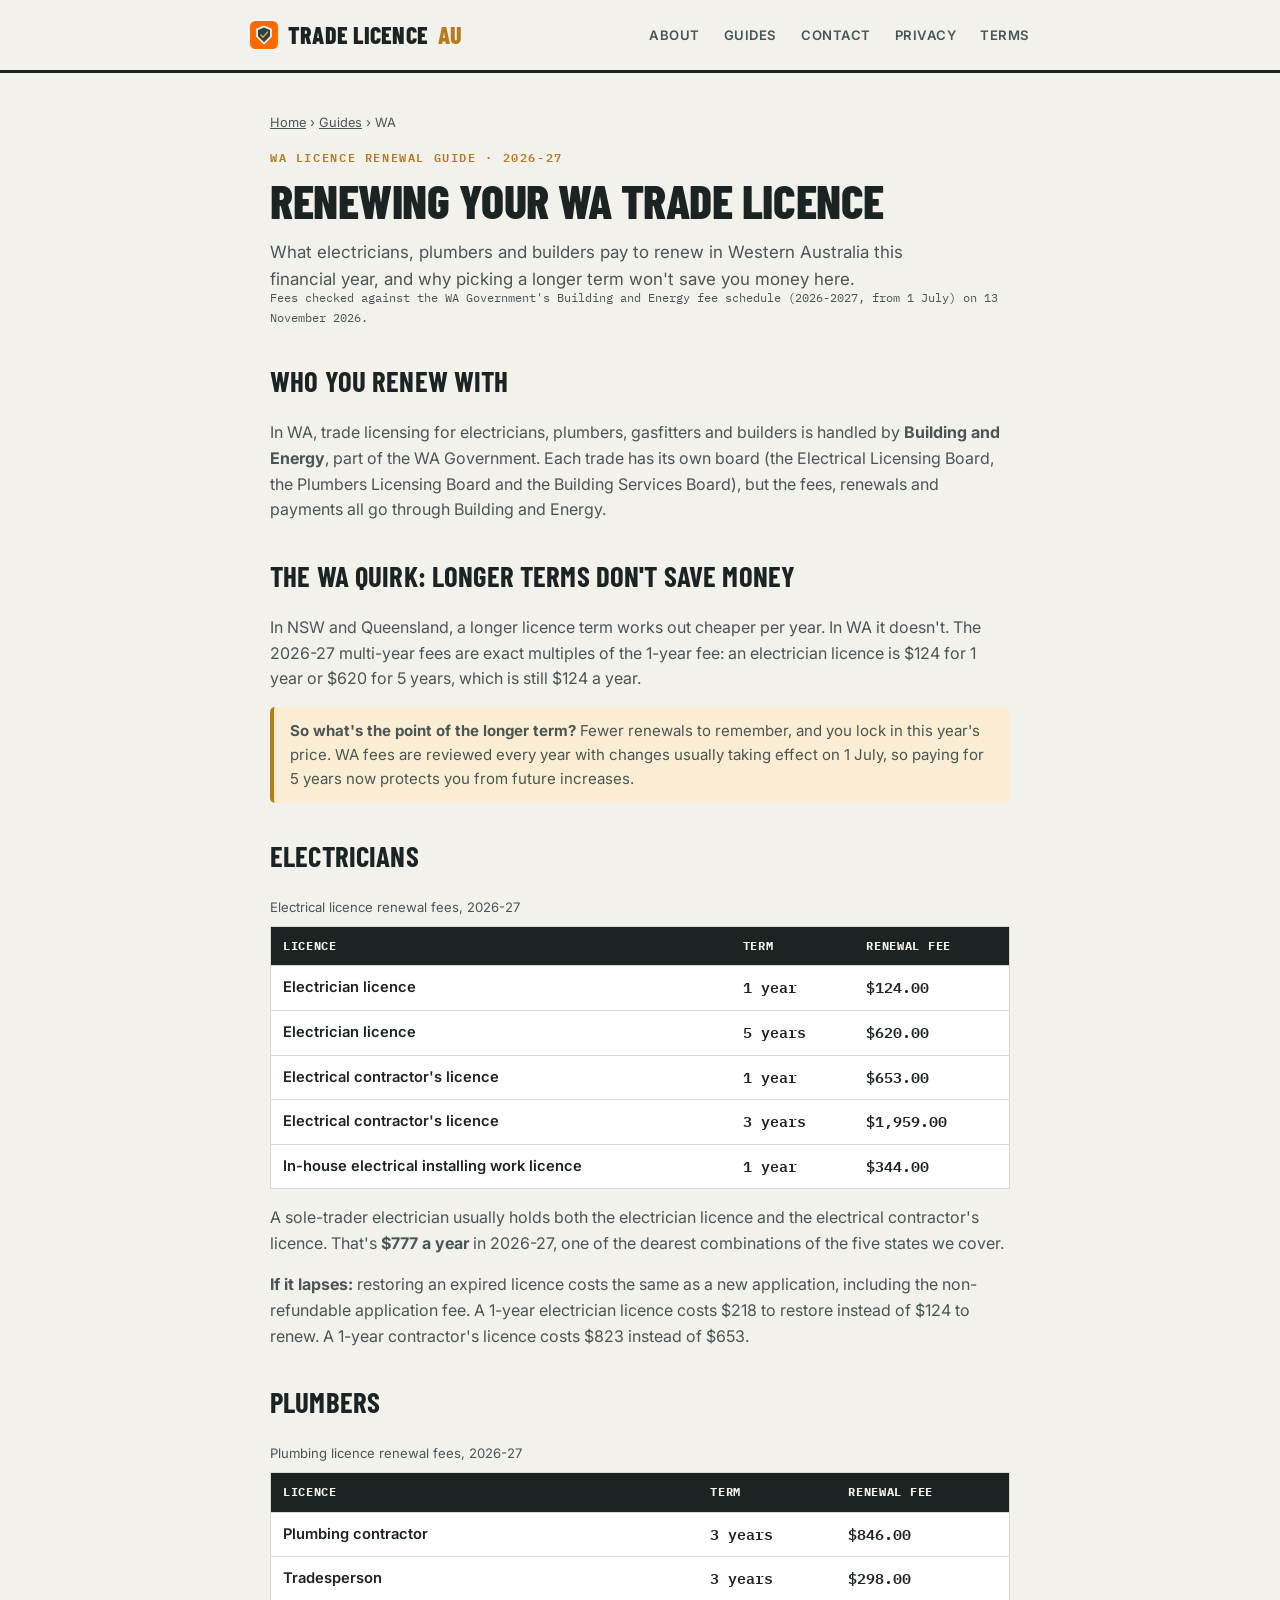
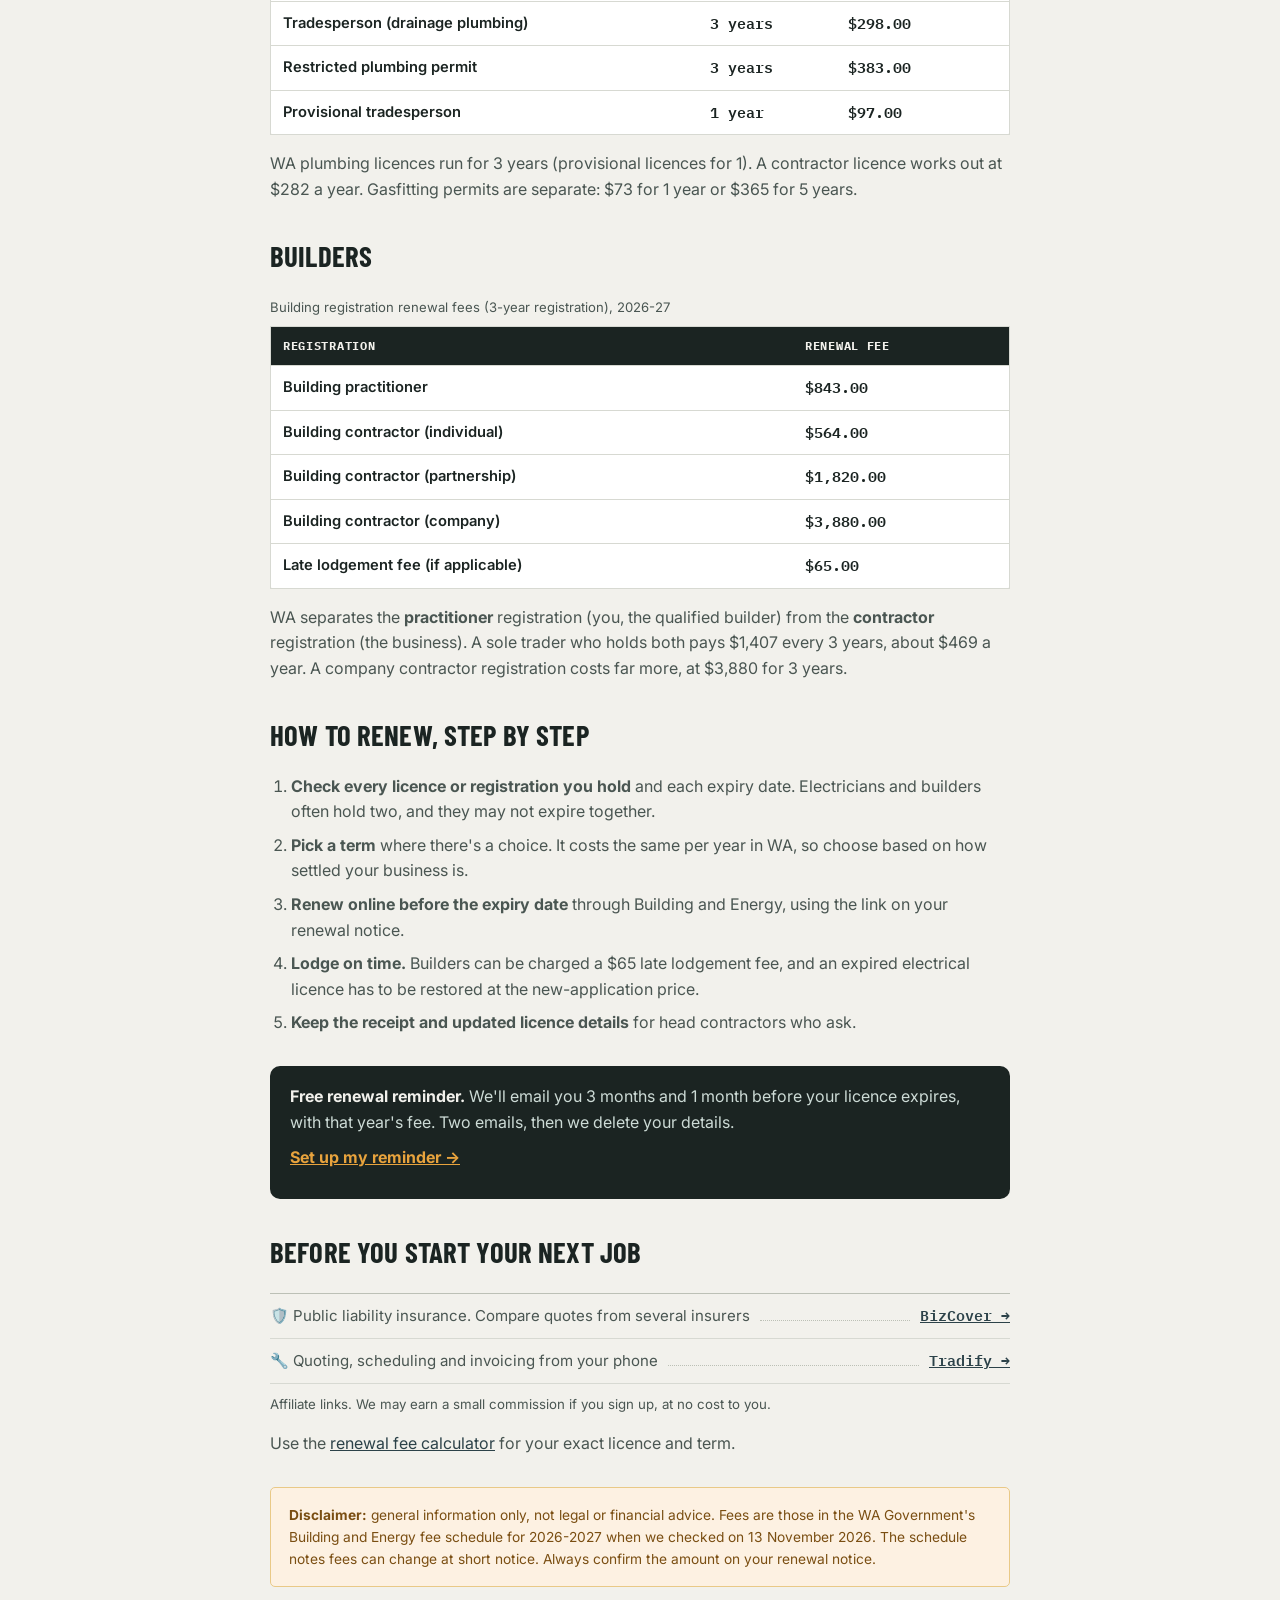
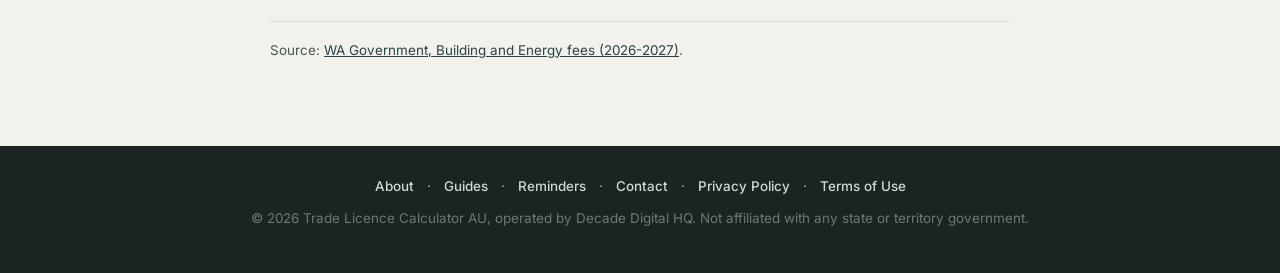
<file: wa-licence-renewal-guide.html>
<!DOCTYPE html>
<html lang="en-AU">
<head>
<meta charset="UTF-8">
<meta name="viewport" content="width=device-width, initial-scale=1.0">
<title>WA Licence Renewal Fees 2026-27: Electrician, Plumber &amp; Builder</title>
<meta name="description" content="2026-27 renewal fees in Western Australia: electrician licence $124 a year, electrical contractor $653, plumbing contractor $846 for 3 years, builder registration from $564.">
<link rel="preconnect" href="https://fonts.googleapis.com">
<link rel="preconnect" href="https://fonts.gstatic.com" crossorigin>
<link rel="icon" href="favicon.ico" sizes="any">
<link rel="icon" href="favicon-32x32.png" type="image/png" sizes="32x32">
<link rel="icon" href="favicon-16x16.png" type="image/png" sizes="16x16">
<link rel="apple-touch-icon" href="apple-touch-icon.png">
<link rel="canonical" href="https://tradelicencecalculator.com.au/wa-licence-renewal-guide">
<link rel="stylesheet" href="styles.css">
<script src="/analytics.js" defer></script>
<meta property="og:type" content="article">
<meta property="og:title" content="WA Licence Renewal Fees 2026-27: Electrician, Plumber &amp; Builder">
<meta property="og:description" content="Western Australia's 2026-27 renewal fees for electricians, plumbers and builders, and why a longer term doesn't save you money in WA.">
<meta property="og:url" content="https://tradelicencecalculator.com.au/wa-licence-renewal-guide">
<meta property="og:site_name" content="Trade Licence Calculator AU">
<meta property="og:image" content="https://tradelicencecalculator.com.au/og-image.png">
<script type="application/ld+json">
{
  "@context": "https://schema.org",
  "@graph": [
    {
      "@type": "Article",
      "headline": "WA licence renewal fees 2026-27: electrician, plumber and builder",
      "datePublished": "2026-11-13",
      "dateModified": "2026-11-13",
      "author": { "@type": "Organization", "name": "Trade Licence Calculator AU" },
      "publisher": { "@type": "Organization", "name": "Decade Digital HQ" },
      "mainEntityOfPage": "https://tradelicencecalculator.com.au/wa-licence-renewal-guide",
      "image": "https://tradelicencecalculator.com.au/og-image.png"
    },
    {
      "@type": "BreadcrumbList",
      "itemListElement": [
        { "@type": "ListItem", "position": 1, "name": "Home", "item": "https://tradelicencecalculator.com.au/" },
        { "@type": "ListItem", "position": 2, "name": "Guides", "item": "https://tradelicencecalculator.com.au/guides" },
        { "@type": "ListItem", "position": 3, "name": "WA renewal guide", "item": "https://tradelicencecalculator.com.au/wa-licence-renewal-guide" }
      ]
    },
    {
      "@type": "FAQPage",
      "mainEntity": [
        { "@type": "Question", "name": "How much does it cost to renew an electrician's licence in WA?", "acceptedAnswer": { "@type": "Answer", "text": "For 2026-27 Building and Energy charges $124 to renew an electrician licence for 1 year or $620 for 5 years. An electrical contractor's licence costs $653 for 1 year or $1,959 for 3 years." } },
        { "@type": "Question", "name": "Is a longer licence term cheaper in WA?", "acceptedAnswer": { "@type": "Answer", "text": "No. WA's 2026-27 multi-year fees are exact multiples of the 1-year fee, so a longer term costs the same per year. It just means fewer renewals to remember." } }
      ]
    }
  ]
}
</script>
</head>
<body class="legal-page">

<header>
  <div class="inner">
    <a href="/" class="logo">
      <svg width="28" height="28" viewBox="0 0 512 512" aria-hidden="true">
        <rect width="512" height="512" rx="100" fill="#ff6a00"/>
        <polygon points="256,80 400,140 400,290 256,432 112,290 112,140" fill="#f2f1ec"/>
        <polygon points="256,120 366,166 366,280 256,388 146,280 146,166" fill="#2c4249"/>
        <path d="M200 258 L238 296 L322 202" stroke="#e8a33d" stroke-width="26" fill="none" stroke-linecap="round" stroke-linejoin="round"/>
      </svg>
      Trade Licence <span style="color:var(--amber-deep)">AU</span>
    </a>
    <nav>
      <a href="/about">About</a>
      <a href="/guides">Guides</a>
      <a href="/contact">Contact</a>
      <a href="/privacy">Privacy</a>
      <a href="/terms">Terms</a>
    </nav>
  </div>
</header>

<main>
  <div class="breadcrumb"><a href="/">Home</a> › <a href="/guides">Guides</a> › WA</div>
  <div class="eyebrow">WA Licence Renewal Guide · 2026-27</div>
  <h1>Renewing your WA trade licence</h1>

  <p class="subtitle">What electricians, plumbers and builders pay to renew in Western Australia this financial year, and why picking a longer term won't save you money here.</p>
  <p class="updated">Fees checked against the WA Government's Building and Energy fee schedule (2026-2027, from 1 July) on 13 November 2026.</p>

  <h2>Who you renew with</h2>
  <p>In WA, trade licensing for electricians, plumbers, gasfitters and builders is handled by <strong>Building and Energy</strong>, part of the WA Government. Each trade has its own board (the Electrical Licensing Board, the Plumbers Licensing Board and the Building Services Board), but the fees, renewals and payments all go through Building and Energy.</p>

  <h2>The WA quirk: longer terms don't save money</h2>
  <p>In NSW and Queensland, a longer licence term works out cheaper per year. In WA it doesn't. The 2026-27 multi-year fees are exact multiples of the 1-year fee: an electrician licence is $124 for 1 year or $620 for 5 years, which is still $124 a year.</p>
  <p class="tip"><strong>So what's the point of the longer term?</strong> Fewer renewals to remember, and you lock in this year's price. WA fees are reviewed every year with changes usually taking effect on 1 July, so paying for 5 years now protects you from future increases.</p>

  <h2>Electricians</h2>
  <div class="table-wrap">
    <table class="fee-table">
      <caption>Electrical licence renewal fees, 2026-27</caption>
      <thead><tr><th scope="col">Licence</th><th scope="col">Term</th><th scope="col">Renewal fee</th></tr></thead>
      <tbody>
        <tr><th scope="row">Electrician licence</th><td>1 year</td><td>$124.00</td></tr>
        <tr><th scope="row">Electrician licence</th><td>5 years</td><td>$620.00</td></tr>
        <tr><th scope="row">Electrical contractor's licence</th><td>1 year</td><td>$653.00</td></tr>
        <tr><th scope="row">Electrical contractor's licence</th><td>3 years</td><td>$1,959.00</td></tr>
        <tr><th scope="row">In-house electrical installing work licence</th><td>1 year</td><td>$344.00</td></tr>
      </tbody>
    </table>
  </div>
  <p>A sole-trader electrician usually holds both the electrician licence and the electrical contractor's licence. That's <strong>$777 a year</strong> in 2026-27, one of the dearest combinations of the five states we cover.</p>
  <p><strong>If it lapses:</strong> restoring an expired licence costs the same as a new application, including the non-refundable application fee. A 1-year electrician licence costs $218 to restore instead of $124 to renew. A 1-year contractor's licence costs $823 instead of $653.</p>

  <h2>Plumbers</h2>
  <div class="table-wrap">
    <table class="fee-table">
      <caption>Plumbing licence renewal fees, 2026-27</caption>
      <thead><tr><th scope="col">Licence</th><th scope="col">Term</th><th scope="col">Renewal fee</th></tr></thead>
      <tbody>
        <tr><th scope="row">Plumbing contractor</th><td>3 years</td><td>$846.00</td></tr>
        <tr><th scope="row">Tradesperson</th><td>3 years</td><td>$298.00</td></tr>
        <tr><th scope="row">Tradesperson (drainage plumbing)</th><td>3 years</td><td>$298.00</td></tr>
        <tr><th scope="row">Restricted plumbing permit</th><td>3 years</td><td>$383.00</td></tr>
        <tr><th scope="row">Provisional tradesperson</th><td>1 year</td><td>$97.00</td></tr>
      </tbody>
    </table>
  </div>
  <p>WA plumbing licences run for 3 years (provisional licences for 1). A contractor licence works out at $282 a year. Gasfitting permits are separate: $73 for 1 year or $365 for 5 years.</p>

  <h2>Builders</h2>
  <div class="table-wrap">
    <table class="fee-table">
      <caption>Building registration renewal fees (3-year registration), 2026-27</caption>
      <thead><tr><th scope="col">Registration</th><th scope="col">Renewal fee</th></tr></thead>
      <tbody>
        <tr><th scope="row">Building practitioner</th><td>$843.00</td></tr>
        <tr><th scope="row">Building contractor (individual)</th><td>$564.00</td></tr>
        <tr><th scope="row">Building contractor (partnership)</th><td>$1,820.00</td></tr>
        <tr><th scope="row">Building contractor (company)</th><td>$3,880.00</td></tr>
        <tr><th scope="row">Late lodgement fee (if applicable)</th><td>$65.00</td></tr>
      </tbody>
    </table>
  </div>
  <p>WA separates the <strong>practitioner</strong> registration (you, the qualified builder) from the <strong>contractor</strong> registration (the business). A sole trader who holds both pays $1,407 every 3 years, about $469 a year. A company contractor registration costs far more, at $3,880 for 3 years.</p>

  <h2>How to renew, step by step</h2>
  <ol class="steps">
    <li><strong>Check every licence or registration you hold</strong> and each expiry date. Electricians and builders often hold two, and they may not expire together.</li>
    <li><strong>Pick a term</strong> where there's a choice. It costs the same per year in WA, so choose based on how settled your business is.</li>
    <li><strong>Renew online before the expiry date</strong> through Building and Energy, using the link on your renewal notice.</li>
    <li><strong>Lodge on time.</strong> Builders can be charged a $65 late lodgement fee, and an expired electrical licence has to be restored at the new-application price.</li>
    <li><strong>Keep the receipt and updated licence details</strong> for head contractors who ask.</li>
  </ol>

  <div class="remind-cta">
    <p><strong>Free renewal reminder.</strong> We'll email you 3 months and 1 month before your licence expires, with that year's fee. Two emails, then we delete your details.</p>
    <p><a href="/reminders">Set up my reminder &rarr;</a></p>
  </div>

  <h2>Before you start your next job</h2>
  <div class="ledger">
    <div class="ledger-row">
      <span class="label">🛡️ Public liability insurance. Compare quotes from several insurers</span>
      <span class="filler"></span>
      <span class="value"><a href="https://insure.bizcover.com.au/OccupationSelection?utm_source=DDHQ&utm_medium=Form&utm_campaign=DDHQ" target="_blank" rel="sponsored nofollow noopener">BizCover →</a></span>
    </div>
    <div class="ledger-row">
      <span class="label">🔧 Quoting, scheduling and invoicing from your phone</span>
      <span class="filler"></span>
      <span class="value"><a href="https://www.tradifyhq.com/mates-rates?referralCode=S6Y2HK" target="_blank" rel="sponsored nofollow noopener">Tradify →</a></span>
    </div>
  </div>
  <p class="ledger-note">Affiliate links. We may earn a small commission if you sign up, at no cost to you.</p>

  <p>Use the <a href="/">renewal fee calculator</a> for your exact licence and term.</p>

  <div class="disclaimer">
    <strong>Disclaimer:</strong> general information only, not legal or financial advice. Fees are those in the WA Government's Building and Energy fee schedule for 2026-2027 when we checked on 13 November 2026. The schedule notes fees can change at short notice. Always confirm the amount on your renewal notice.
  </div>

  <p class="source-note">Source: <a href="https://www.wa.gov.au/government/multi-step-guides/lgirs-licensing-and-registration-fees-and-charges/building-and-energy-fees" target="_blank" rel="noopener">WA Government, Building and Energy fees (2026-2027)</a>.</p>

</main>

<footer>
  <div>
    <a href="/about">About</a> ·
    <a href="/guides">Guides</a> ·
    <a href="/reminders">Reminders</a> ·
    <a href="/contact">Contact</a> ·
    <a href="/privacy">Privacy Policy</a> ·
    <a href="/terms">Terms of Use</a>
  </div>
  <p style="margin-top:10px;">© <span id="year"></span> Trade Licence Calculator AU, operated by Decade Digital HQ. Not affiliated with any state or territory government.</p>
</footer>
<script>document.getElementById('year').textContent = new Date().getFullYear();</script>
</body>
</html>
</file>
<file: styles.css>
@import url('https://fonts.googleapis.com/css2?family=Barlow+Condensed:wght@600;700;800&family=Inter:wght@400;500;600;700&family=IBM+Plex+Mono:wght@500;600;700&display=swap');

:root {
  --paper: #f2f1ec;
  --paper-raised: #ffffff;
  --ink: #1b2422;
  --ink-soft: #4a5652;
  --ink-faint: #5d6864;
  --steel: #46626b;
  --steel-deep: #2c4249;
  --amber: #e8a33d;
  --amber-deep: #b97a1f;
  --amber-soft: #faedd4;
  --line: #d7d9d2;
  --line-strong: #bcc0b6;
  --alert-bg: #fdf1e2;
  --alert-line: #e9c987;
  --alert-ink: #7a4e12;
  --radius-lg: 10px;
  --radius-sm: 5px;
  --max-width: 780px;
  --display: "Barlow Condensed", Impact, sans-serif;
  --sans: "Inter", -apple-system, BlinkMacSystemFont, "Segoe UI", sans-serif;
  --mono: "IBM Plex Mono", ui-monospace, SFMono-Regular, Menlo, monospace;
}

* { box-sizing: border-box; }

body {
  margin: 0;
  font-family: var(--sans);
  background: var(--paper);
  color: var(--ink);
  line-height: 1.6;
  -webkit-font-smoothing: antialiased;
}

a { color: var(--steel-deep); }
::selection { background: var(--amber-soft); color: var(--ink); }

/* ---------- Header ---------- */

header {
  border-bottom: 3px solid var(--ink);
  padding: 16px 20px;
  position: sticky;
  top: 0;
  z-index: 10;
  background: rgba(242, 241, 236, 0.94);
  backdrop-filter: blur(6px);
}

header .inner {
  max-width: var(--max-width);
  margin: 0 auto;
  display: flex;
  justify-content: space-between;
  align-items: center;
  flex-wrap: wrap;
  gap: 12px;
}

header a.logo {
  color: var(--ink);
  text-decoration: none;
  font-family: var(--display);
  font-weight: 800;
  font-size: 1.5rem;
  letter-spacing: 0.01em;
  text-transform: uppercase;
  display: flex;
  align-items: center;
  gap: 10px;
}

header a.logo svg { flex-shrink: 0; }

header nav a {
  color: var(--ink-soft);
  text-decoration: none;
  margin-left: 20px;
  font-size: 0.82rem;
  font-weight: 600;
  text-transform: uppercase;
  letter-spacing: 0.04em;
}

header nav a:hover { color: var(--amber-deep); }

/* ---------- Layout ---------- */

main {
  max-width: var(--max-width);
  margin: 0 auto;
  padding: 40px 20px 70px;
}

.eyebrow {
  font-family: var(--mono);
  font-size: 0.72rem;
  font-weight: 600;
  letter-spacing: 0.14em;
  text-transform: uppercase;
  color: var(--amber-deep);
  margin-bottom: 10px;
}

h1 {
  font-family: var(--display);
  font-weight: 800;
  font-size: 3rem;
  line-height: 1.02;
  letter-spacing: -0.01em;
  text-transform: uppercase;
  margin: 0 0 14px;
  color: var(--ink);
}

h2 {
  font-family: var(--display);
  font-weight: 700;
  font-size: 1.8rem;
  text-transform: uppercase;
  letter-spacing: 0.005em;
  color: var(--ink);
  margin: 46px 0 12px;
}

h3 {
  font-family: var(--display);
  font-weight: 700;
  font-size: 1.25rem;
  text-transform: uppercase;
  color: var(--steel-deep);
  margin: 0 0 6px;
}

p.subtitle {
  color: var(--ink-soft);
  font-size: 1.06rem;
  margin: 0 0 32px;
  max-width: 58ch;
}

/* ---------- Hazard stripe divider (signature element) ---------- */

.hazard-stripe {
  height: 8px;
  border-radius: 3px;
  margin: 0 0 8px;
  background: repeating-linear-gradient(
    -45deg,
    var(--ink),
    var(--ink) 10px,
    var(--amber) 10px,
    var(--amber) 20px
  );
}

/* ---------- Calculator card (licence card concept) ---------- */

.calculator {
  position: relative;
  background: var(--paper-raised);
  border: 1px solid var(--line);
  border-radius: var(--radius-lg);
  box-shadow: 0 1px 2px rgba(27, 36, 34, 0.05), 0 14px 30px -18px rgba(27, 36, 34, 0.3);
  overflow: hidden;
}

.calculator .card-head {
  background: var(--ink);
  color: var(--paper);
  padding: 14px 26px;
  display: flex;
  justify-content: space-between;
  align-items: center;
  font-family: var(--mono);
  font-size: 0.72rem;
  letter-spacing: 0.1em;
  text-transform: uppercase;
}

.calculator .card-head span.dot {
  display: inline-block;
  width: 6px;
  height: 6px;
  border-radius: 50%;
  background: var(--amber);
  margin-right: 8px;
}

.calculator .card-body { padding: 28px 26px 26px; }

.field { margin-bottom: 20px; }

.field label {
  display: block;
  font-weight: 700;
  font-size: 0.82rem;
  text-transform: uppercase;
  letter-spacing: 0.03em;
  margin-bottom: 7px;
  color: var(--ink);
}

.field .hint {
  font-size: 0.8rem;
  color: var(--ink-faint);
  margin-top: 5px;
}

.field-row {
  display: grid;
  grid-template-columns: 1fr 1fr;
  gap: 12px;
}

@media (max-width: 480px) {
  .field-row { grid-template-columns: 1fr; }
}

select {
  width: 100%;
  padding: 12px 14px;
  border: 1.5px solid var(--line-strong);
  border-radius: var(--radius-sm);
  font-size: 0.98rem;
  font-family: var(--sans);
  font-weight: 600;
  background: var(--paper);
  color: var(--ink);
  cursor: pointer;
}

select:focus {
  outline: none;
  border-color: var(--steel);
  box-shadow: 0 0 0 3px rgba(70, 98, 107, 0.16);
}

button.calc-btn {
  width: 100%;
  background: var(--amber-deep);
  color: var(--ink);
  border: none;
  padding: 15px;
  font-family: var(--display);
  font-size: 1.15rem;
  font-weight: 700;
  text-transform: uppercase;
  letter-spacing: 0.02em;
  border-radius: var(--radius-sm);
  cursor: pointer;
  transition: background 0.15s ease, transform 0.1s ease;
}

button.calc-btn:hover { background: var(--amber); }
button.calc-btn:active { transform: translateY(1px); }

.result-divider {
  display: none;
  margin: 24px -26px 0;
}

.result-divider.show { display: block; }

.result {
  display: none;
  position: relative;
  margin-top: 20px;
  padding: 4px;
  animation: reveal 0.35s ease;
}

.result.show { display: block; }

@keyframes reveal {
  from { opacity: 0; transform: translateY(-6px); }
  to { opacity: 1; transform: translateY(0); }
}

/* Licence-card style result */
.licence-card {
  background: linear-gradient(135deg, var(--steel-deep), var(--ink));
  border-radius: 10px;
  padding: 20px 22px;
  color: var(--paper);
  position: relative;
  overflow: hidden;
}

.licence-card::before {
  content: '';
  position: absolute;
  top: -40px;
  right: -40px;
  width: 140px;
  height: 140px;
  background: rgba(232, 163, 61, 0.12);
  border-radius: 50%;
}

.licence-card .lc-top {
  display: flex;
  justify-content: space-between;
  align-items: flex-start;
  margin-bottom: 18px;
}

.licence-card .lc-label {
  font-family: var(--mono);
  font-size: 0.65rem;
  letter-spacing: 0.1em;
  text-transform: uppercase;
  color: #b9c9c3;
}

.badge-hex {
  width: 46px;
  height: 46px;
  background: var(--amber);
  clip-path: polygon(50% 0%, 100% 25%, 100% 75%, 50% 100%, 0% 75%, 0% 25%);
  display: flex;
  align-items: center;
  justify-content: center;
  font-family: var(--mono);
  font-size: 0.55rem;
  font-weight: 700;
  color: var(--ink);
  text-align: center;
  line-height: 1.1;
  flex-shrink: 0;
}

.licence-card .lc-amount {
  font-family: var(--display);
  font-weight: 800;
  font-size: 2.6rem;
  line-height: 1;
  color: var(--paper);
  margin-bottom: 6px;
}

.licence-card .lc-amount.approx { font-size: 1.7rem; }

.licence-card .lc-meta {
  font-family: var(--mono);
  font-size: 0.82rem;
  color: #cddbd6;
  margin-bottom: 4px;
}

.licence-card .lc-note {
  font-size: 0.85rem;
  color: #b9c9c3;
  margin-top: 14px;
  padding-top: 14px;
  border-top: 1px solid rgba(255,255,255,0.15);
}

.licence-card .lc-note a { color: var(--amber); font-weight: 600; }

/* ---------- Fee ledger table ---------- */

.ledger {
  border-top: 1px solid var(--line-strong);
  margin: 18px 0 8px;
}

.ledger-row {
  display: flex;
  align-items: baseline;
  gap: 10px;
  padding: 10px 0;
  border-bottom: 1px solid var(--line);
}

.ledger-row .label {
  font-size: 0.94rem;
  color: var(--ink-soft);
  flex: 0 1 auto;
  min-width: 0;
}

.ledger-row .filler {
  flex: 1;
  border-bottom: 1.5px dotted var(--line-strong);
  height: 0;
  margin-bottom: 5px;
}

.ledger-row .value {
  font-family: var(--mono);
  font-weight: 600;
  font-size: 0.94rem;
  color: var(--ink);
  white-space: nowrap;
  min-width: 76px;
  text-align: right;
}

.ledger-note {
  font-size: 0.83rem;
  color: var(--ink-faint);
  margin-top: 10px;
}

/* ---------- Fee tables, tips, dates (Nov 2026) ---------- */

[hidden] { display: none !important; }

p.updated {
  font-family: var(--mono);
  font-size: 0.78rem;
  color: var(--ink-soft);
  margin: -20px 0 24px;
}

.table-wrap { overflow-x: auto; margin: 18px 0 8px; }

.fee-table {
  width: 100%;
  border-collapse: collapse;
  background: var(--paper-raised);
  border: 1px solid var(--line);
  border-radius: var(--radius-sm);
  font-size: 0.92rem;
}

.fee-table caption {
  text-align: left;
  font-size: 0.82rem;
  color: var(--ink-soft);
  padding: 0 0 8px;
}

.fee-table th, .fee-table td {
  padding: 10px 12px;
  border-bottom: 1px solid var(--line);
  text-align: left;
  vertical-align: top;
}

.fee-table thead th {
  font-family: var(--mono);
  font-size: 0.72rem;
  letter-spacing: 0.06em;
  text-transform: uppercase;
  background: var(--ink);
  color: var(--paper);
}

.fee-table tbody th { font-weight: 600; color: var(--ink); }
.fee-table td { font-family: var(--mono); font-weight: 600; white-space: nowrap; }
.fee-table tbody tr:last-child th, .fee-table tbody tr:last-child td { border-bottom: none; }

p.tip {
  background: var(--amber-soft);
  border-left: 4px solid var(--amber-deep);
  padding: 12px 16px;
  border-radius: var(--radius-sm);
  font-size: 0.94rem;
}

ol.steps { padding-left: 1.3em; color: var(--ink-soft); }
ol.steps li { margin-bottom: 8px; }

.breadcrumb { font-size: 0.8rem; color: var(--ink-soft); margin-bottom: 14px; }
.breadcrumb a { color: var(--ink-soft); }

/* ---------- Renewal reminder form (Nov 2026) ---------- */

.remind-form {
  background: var(--paper-raised);
  border: 1px solid var(--line);
  border-top: 4px solid var(--amber-deep);
  border-radius: var(--radius-lg);
  padding: 22px 22px 18px;
  margin: 18px 0 8px;
}

.remind-form .remind-title { margin: 0 0 16px; font-size: 1.4rem; }
.legal-page .remind-form .remind-title { margin-top: 0; }

.remind-form input[type="email"] {
  width: 100%;
  padding: 12px 14px;
  border: 1.5px solid var(--line-strong);
  border-radius: var(--radius-sm);
  font-size: 0.98rem;
  font-family: var(--sans);
  background: var(--paper);
  color: var(--ink);
}

.remind-form input[type="email"]:focus {
  outline: none;
  border-color: var(--steel);
  box-shadow: 0 0 0 3px rgba(70, 98, 107, 0.16);
}

.remind-form .check {
  display: flex;
  gap: 10px;
  align-items: flex-start;
  font-size: 0.86rem;
  color: var(--ink-soft);
  margin: 4px 0 16px;
}

.remind-form .check input { margin-top: 3px; width: 18px; height: 18px; flex-shrink: 0; }

.hp { position: absolute; left: -9999px; width: 1px; height: 1px; overflow: hidden; }

.form-msg { font-size: 0.92rem; margin: 12px 0 0; min-height: 1.2em; }
.form-msg.ok { color: #24613a; font-weight: 600; }
.form-msg.err { color: #9a3412; font-weight: 600; }

.notice { padding: 14px 16px; border-radius: var(--radius-sm); font-weight: 600; margin: 0 0 18px; }
.notice.ok { background: #e3f1e6; color: #1f5631; border: 1px solid #b7d9bf; }
.notice.err { background: var(--alert-bg); color: var(--alert-ink); border: 1px solid var(--alert-line); }

.remind-cta {
  background: var(--ink);
  color: var(--paper);
  border-radius: var(--radius-lg);
  padding: 18px 20px;
  margin: 30px 0 8px;
}

.remind-cta p { color: #cddbd6 !important; margin: 0 0 10px !important; }
.remind-cta strong { color: var(--paper); }
.remind-cta a { color: var(--amber); font-weight: 700; }

/* ---------- FAQ ---------- */

.faq-item {
  border-bottom: 1px solid var(--line);
  padding: 18px 0;
}

.faq-item:last-child { border-bottom: none; }
.faq-item p { margin: 0; color: var(--ink-soft); }

/* ---------- Disclaimer / source ---------- */

.disclaimer {
  background: var(--alert-bg);
  border: 1px solid var(--alert-line);
  border-radius: var(--radius-sm);
  padding: 16px 18px;
  font-size: 0.86rem;
  color: var(--alert-ink);
  margin-top: 30px;
}

.disclaimer strong { color: var(--alert-ink); }

.source-note {
  font-size: 0.84rem;
  color: var(--ink-faint);
  margin-top: 34px;
  padding-top: 18px;
  border-top: 1px solid var(--line);
}

.source-note a { color: var(--steel-deep); }

/* ---------- Footer ---------- */

footer {
  background: var(--ink);
  color: #a9b6b2;
  text-align: center;
  padding: 30px 20px;
  font-size: 0.84rem;
}

footer a {
  color: #cddbd6;
  margin: 0 9px;
  text-decoration: none;
  font-weight: 500;
}

footer a:hover { color: var(--amber); }
footer p { color: #6c7975; }

/* ---------- Legal pages ---------- */

.legal-page main p { margin-bottom: 15px; color: var(--ink-soft); }
.legal-page h2 { margin-top: 30px; }
.legal-page main > p:first-of-type { margin-top: 0; }

/* ---------- Responsive ---------- */

@media (max-width: 560px) {
  h1 { font-size: 2.3rem; }
  .calculator .card-body { padding: 22px 18px 20px; }
  .calculator .card-head { padding: 12px 18px; }
  .licence-card .lc-amount { font-size: 2.1rem; }
  header a.logo { font-size: 1.2rem; }
  header nav a { margin-left: 12px; font-size: 0.74rem; }
}

@media (prefers-reduced-motion: reduce) {
  .result { animation: none; }
}
</file>
